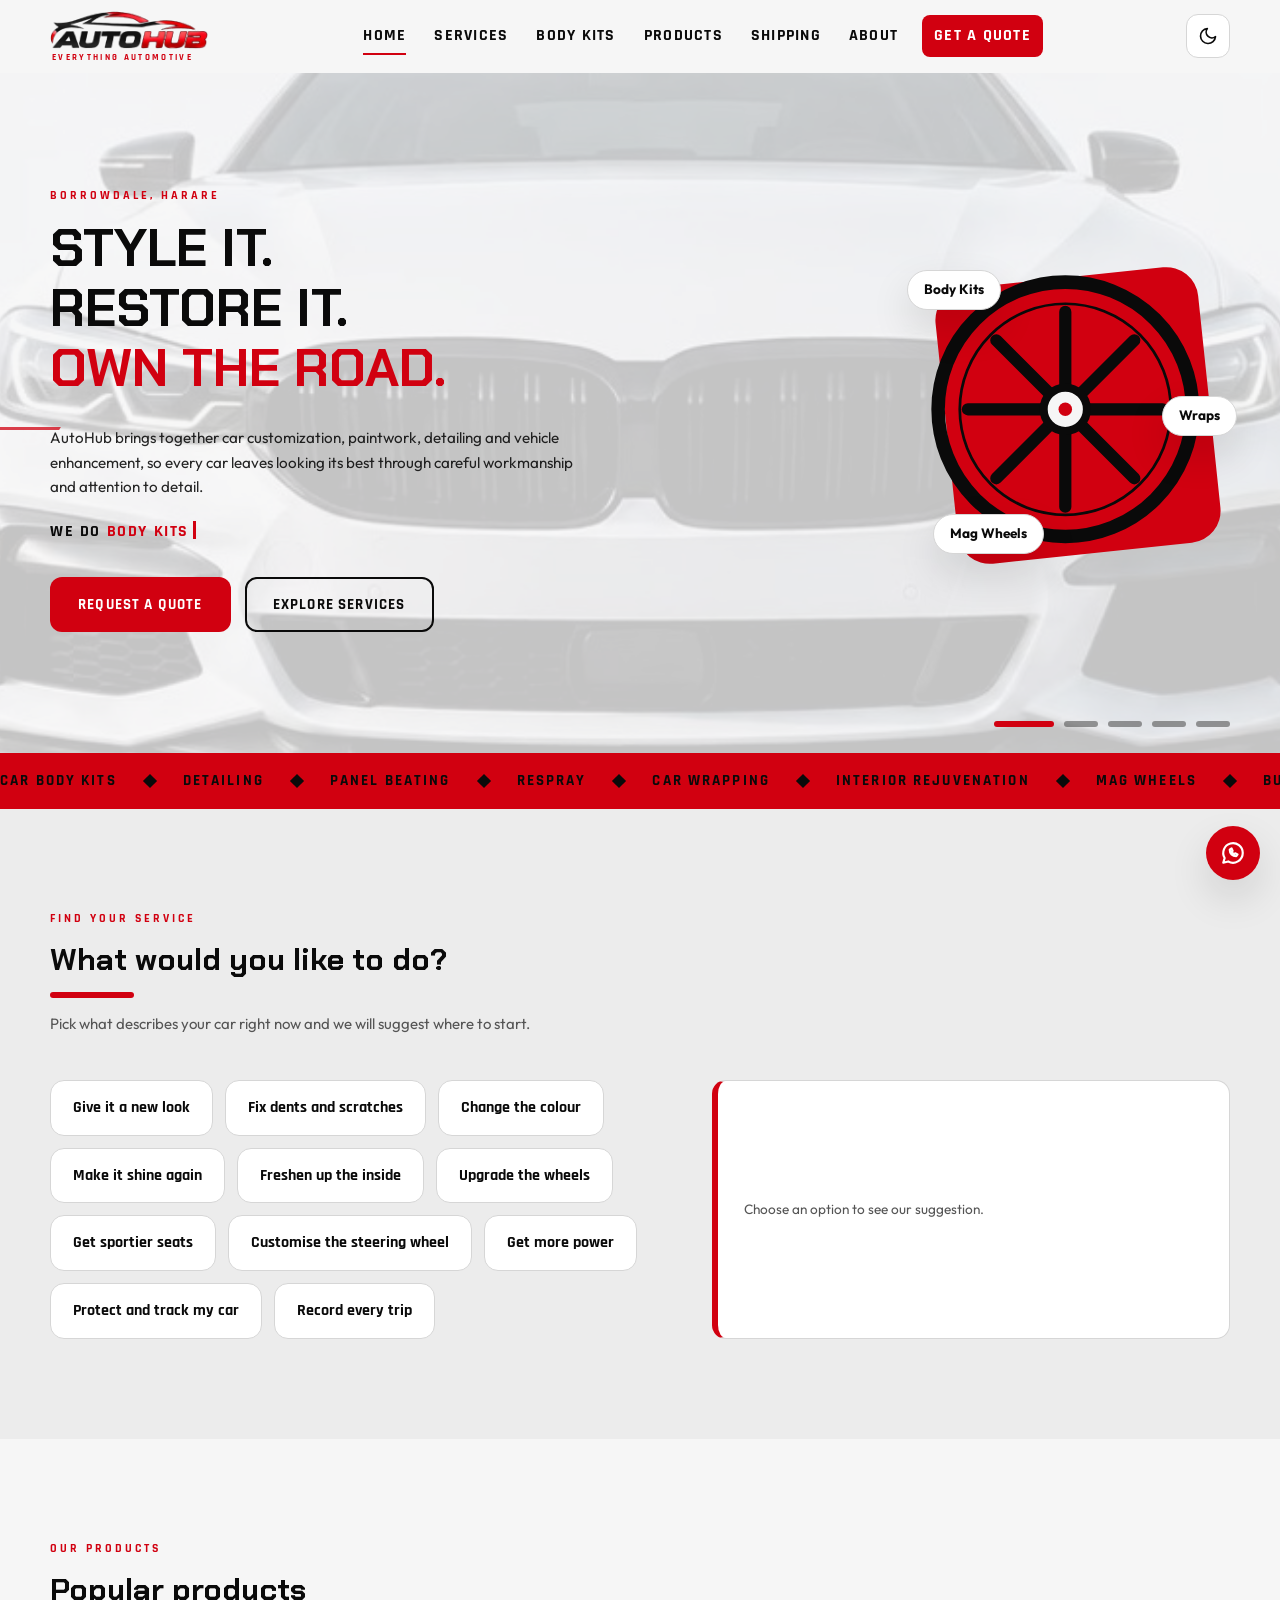
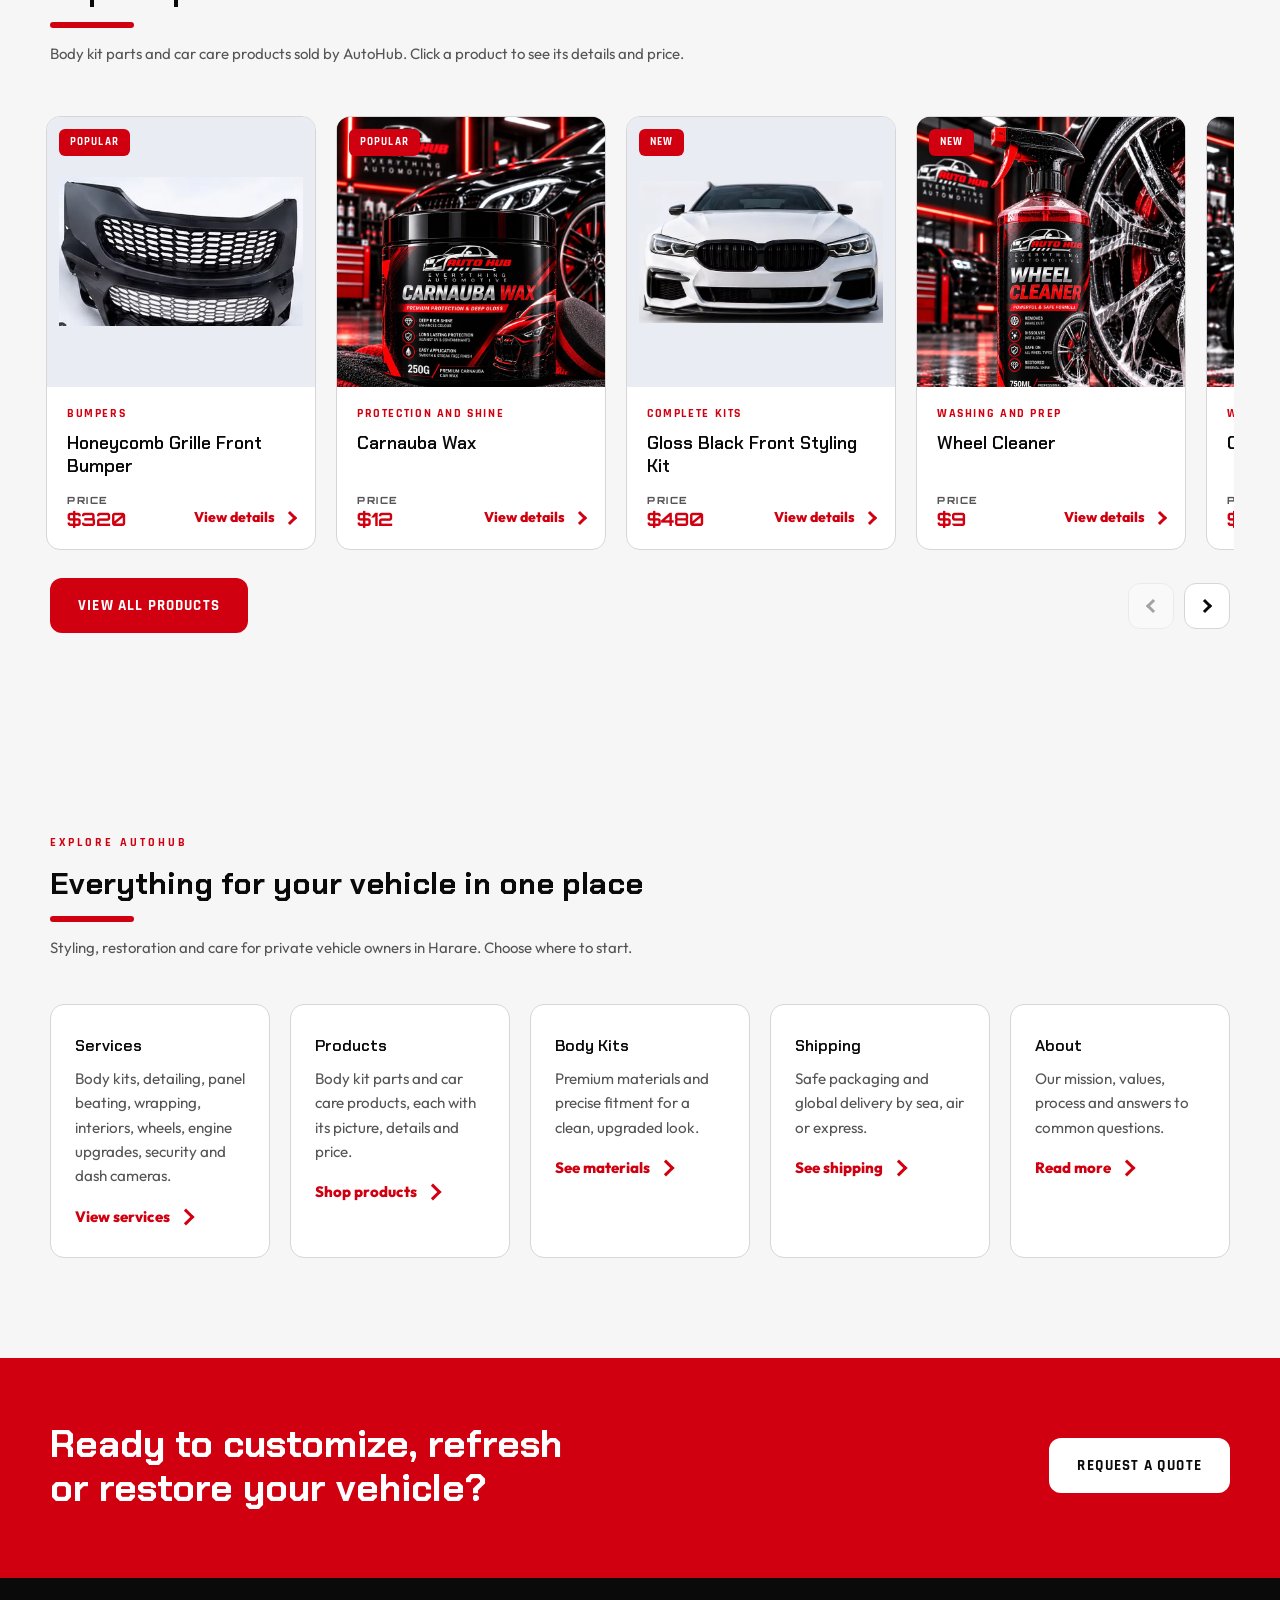
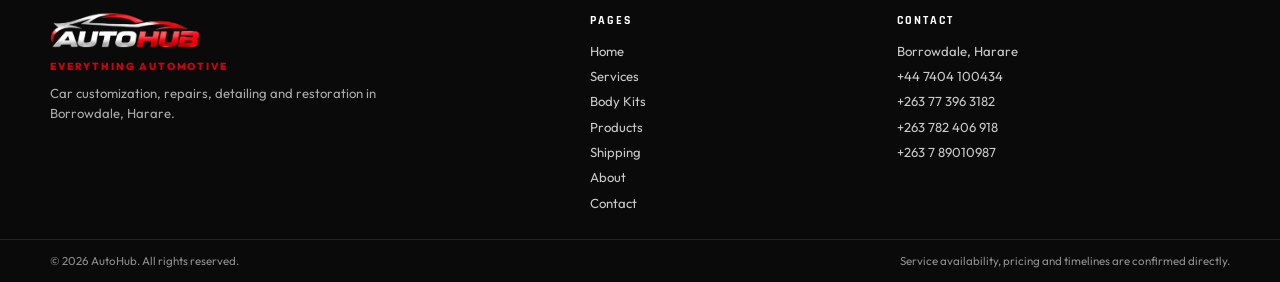
<file: index.html>
<!DOCTYPE html>
<html lang="en" data-theme="dark">
<head>
  <meta charset="UTF-8">
  <meta name="viewport" content="width=device-width, initial-scale=1">
  <title>AutoHub | Everything Automotive, Borrowdale, Harare</title>
  <meta name="description" content="AutoHub in Borrowdale, Harare: car customization, body kits, detailing, panel beating, respray, wrapping, interiors, mag wheels, bucket seats, engine enhancement, car security and dash cameras.">
  <meta name="theme-color" content="#0a0a0a">
  <link rel="icon" href="images/logo.png">
  <link rel="stylesheet" href="styles.css">
  <script>
    /* Set theme before paint to avoid a flash */
    (function () {
      try {
        var saved = localStorage.getItem("autohubTheme");
        var prefersLight = window.matchMedia("(prefers-color-scheme: light)").matches;
        document.documentElement.setAttribute("data-theme", saved || (prefersLight ? "light" : "dark"));
      } catch (e) {}
    })();
  </script>
</head>
<body>
  <div class="wipe" id="wipe" aria-hidden="true"><span class="wipemark"><b>A</b><img class="wipelogo" src="images/logo.png" alt="" onload="this.parentNode.classList.add('hasimg')" onerror="this.remove()"></span></div>
<a class="skip" href="#main">Skip to content</a>
  <div class="progress" id="progress" aria-hidden="true"></div>

  <header class="header" id="header">
    <div class="wrap headerrow">
      <a class="brand" href="index.html" aria-label="AutoHub home">
        <span class="brandmark" aria-hidden="true"><b>A</b><img class="brandlogo logod" src="images/logo.png" alt="" width="168" height="40" onload="this.parentNode.classList.add('hasimg')" onerror="this.remove()"><img class="brandlogo logol" src="images/logo-light.png" alt="" width="168" height="40" onload="this.parentNode.classList.add('hasimg')" onerror="this.remove()"></span>
        <span class="brandtext"><strong>AUTOHUB</strong><small>Everything Automotive</small></span>
      </a>

      <nav class="nav" id="nav" aria-label="Main navigation">
        <a href="index.html" class="navlink">Home</a>
        <a href="services.html" class="navlink">Services</a>
        <a href="bodykits.html" class="navlink">Body Kits</a>
        <a href="products.html" class="navlink">Products</a>
        <a href="shipping.html" class="navlink">Shipping</a>
        <a href="about.html" class="navlink">About</a>
        <a href="contact.html" class="navlink navcta">Get a Quote</a>
      </nav>

      <div class="headeractions">
        <button class="iconbtn" id="themeToggle" type="button" aria-label="Switch to light mode" aria-pressed="false">
          <svg class="iconsun" viewBox="0 0 24 24" width="20" height="20" fill="none" stroke="currentColor" stroke-width="2" stroke-linecap="round" aria-hidden="true"><circle cx="12" cy="12" r="4"/><path d="M12 2v2M12 20v2M4.9 4.9l1.4 1.4M17.7 17.7l1.4 1.4M2 12h2M20 12h2M4.9 19.1l1.4-1.4M17.7 6.3l1.4-1.4"/></svg>
          <svg class="iconmoon" viewBox="0 0 24 24" width="20" height="20" fill="none" stroke="currentColor" stroke-width="2" stroke-linecap="round" stroke-linejoin="round" aria-hidden="true"><path d="M21 12.8A9 9 0 1 1 11.2 3a7 7 0 0 0 9.8 9.8z"/></svg>
        </button>
        <button class="iconbtn burger" id="burger" type="button" aria-label="Open menu" aria-expanded="false" aria-controls="nav">
          <span></span><span></span><span></span>
        </button>
      </div>
    </div>
  </header>

  <main id="main">
    <section class="hero" id="top">
      <div class="herobg" aria-hidden="true">
        <i class="slide on" style="--img:url(images/hero-car.jpg)"><img src="images/hero-car.jpg" alt=""></i>
        <!-- <i class="slide" style="--img:url(images/hero-kit.jpg)"><img src="images/hero-kit.jpg" alt=""></i>
        <i class="slide" style="--img:url(images/dash-cam.jpeg)"><img src="images/dash-cam.jpeg" alt=""></i> -->
        <i class="slide" style="--img:url(images/engine.jpeg)"><img src="images/engine.jpeg" alt=""></i>
        <!-- <i class="slide" style="--img:url(images/security.jpeg)"><img src="images/security.jpeg" alt=""></i> -->
        <i class="slide" style="--img:url(images/steering.jpeg)"><img src="images/steering.jpeg" alt=""></i>
        <!-- <i class="slide" style="--img:url(images/hero-ship.jpg)"><img src="images/hero-ship.jpg" alt=""></i> -->
        <i class="slide" style="--img:url(images/hero-paint.jpg)"><img src="images/hero-paint.jpg" alt=""></i>
        <i class="slide" style="--img:url(images/hero-wheels.jpg)"><img src="images/hero-wheels.jpg" alt=""></i>
      </div>
      <span class="streak s1" aria-hidden="true"></span>
      <span class="streak s2" aria-hidden="true"></span>
      <span class="streak s3" aria-hidden="true"></span>
      <span class="streak s4" aria-hidden="true"></span>
      <!-- <span class="streak s5" aria-hidden="true"></span>
      <span class="streak s6" aria-hidden="true"></span>
      <span class="streak s7" aria-hidden="true"></span> -->
      <div class="herodots" role="group" aria-label="Choose hero picture">
        <button type="button" class="hdot on" aria-label="Show picture 1"></button>
        <button type="button" class="hdot" aria-label="Show picture 2"></button>
        <button type="button" class="hdot" aria-label="Show picture 3"></button>
        <button type="button" class="hdot" aria-label="Show picture 4"></button>
        <button type="button" class="hdot" aria-label="Show picture 5"></button>
        <!-- <button type="button" class="hdot" aria-label="Show picture 6"></button> -->
        <!-- <button type="button" class="hdot" aria-label="Show picture 7"></button>
        <button type="button" class="hdot" aria-label="Show picture 8"></button> -->
      </div>
      <div class="wrap herogrid">
        <div class="herocopy">
          <p class="eyebrow reveal">Borrowdale, Harare</p>
          <h1 class="reveal">
            <span class="line"><span>Style it.</span></span>
            <span class="line"><span>Restore it.</span></span>
            <span class="line"><span class="red">Own the road.</span></span>
          </h1>
          <p class="lead reveal">AutoHub brings together car customization, paintwork, detailing and vehicle enhancement, so every car leaves looking its best through careful workmanship and attention to detail.</p>
          <p class="typedline reveal"><span class="sr">We do body kits, detailing, respray, wraps, interiors, mag wheels, engine upgrades, car security and dash cameras.</span><span aria-hidden="true">We do <b id="typed"></b><i class="caret"></i></span></p>
          <div class="btnrow reveal">
            <a class="btn btnred" href="contact.html">Request a Quote</a>
            <a class="btn btnghost" href="services.html">Explore Services</a>
          </div>
        </div>

        <div class="herovisual reveal" aria-hidden="true">
          <div class="redblock"></div>
          <svg class="wheel" viewBox="0 0 200 200" fill="none" stroke="currentColor">
            <circle cx="100" cy="100" r="94" stroke-width="10"/>
            <circle cx="100" cy="100" r="78" stroke-width="2"/>
            <g stroke-width="9" stroke-linecap="round">
              <path d="M100 100 L100 28"/><path d="M100 100 L151 49"/>
              <path d="M100 100 L172 100"/><path d="M100 100 L151 151"/>
              <path d="M100 100 L100 172"/><path d="M100 100 L49 151"/>
              <path d="M100 100 L28 100"/><path d="M100 100 L49 49"/>
            </g>
            <circle cx="100" cy="100" r="16" stroke-width="6" class="hub"/>
            <circle cx="100" cy="100" r="5" class="hubdot" stroke-width="0"/>
          </svg>
          <span class="tag tag1">Body Kits</span>
          <span class="tag tag2">Wraps</span>
          <span class="tag tag3">Mag Wheels</span>
        </div>
      </div>

    </section>

    <div class="marquee" aria-hidden="true">
        <div class="track">
          <span>Car Body Kits</span><i></i><span>Detailing</span><i></i><span>Panel Beating</span><i></i><span>Respray</span><i></i><span>Car Wrapping</span><i></i><span>Interior Rejuvenation</span><i></i><span>Mag Wheels</span><i></i><span>Bucket Seats</span><i></i><span>Steering Wheels</span><i></i><span>Engine Enhancement</span><i></i><span>Car Security</span><i></i><span>Dash Cameras</span><i></i>
          <span>Car Body Kits</span><i></i><span>Detailing</span><i></i><span>Panel Beating</span><i></i><span>Respray</span><i></i><span>Car Wrapping</span><i></i><span>Interior Rejuvenation</span><i></i><span>Mag Wheels</span><i></i><span>Bucket Seats</span><i></i><span>Steering Wheels</span><i></i><span>Engine Enhancement</span><i></i><span>Car Security</span><i></i><span>Dash Cameras</span><i></i>
        </div>
      </div>

    <section class="section alt" id="finder">
      <div class="wrap">
        <header class="sechead reveal">
          <p class="eyebrow">Find your service</p>
          <h2>What would you like to do?</h2>
          <p>Pick what describes your car right now and we will suggest where to start.</p>
        </header>
        <div class="finder reveal">
          <div class="finderopts" role="group" aria-label="What would you like to do">
            <button type="button" class="opt" data-svc="Car Body Kits and Pimping" data-why="Exterior styling and personalization to give vehicles a distinctive, upgraded look.">Give it a new look</button>
            <button type="button" class="opt" data-svc="Panel Beating and Respray" data-why="Bodywork repair and repainting services to help restore vehicle panels and improve the overall finish.">Fix dents and scratches</button>
            <button type="button" class="opt" data-svc="Car Wrapping" data-why="Vehicle wrap options for customers looking to change or personalize their car's appearance.">Change the colour</button>
            <button type="button" class="opt" data-svc="Detailing" data-why="Vehicle cleaning and finish focused care to refresh the appearance of exterior and interior surfaces.">Make it shine again</button>
            <button type="button" class="opt" data-svc="Interior Rejuvenation" data-why="Interior refresh services focused on improving the look and feel of cabin surfaces and trim.">Freshen up the inside</button>
            <button type="button" class="opt" data-svc="Mag Wheels" data-why="Alloy wheel styling options to complement a vehicle's overall appearance and stance, with supply and fitment available.">Upgrade the wheels</button>
            <button type="button" class="opt" data-svc="Bucket Seats" data-why="Sporty bucket seats in eight colour combinations, with supply and fitment available.">Get sportier seats</button>
            <button type="button" class="opt" data-svc="Steering Wheels" data-why="Custom steering wheels in Alcantara, leather and carbon fibre for a sportier interior.">Customise the steering wheel</button>
            <button type="button" class="opt" data-svc="Engine Enhancement" data-why="More power, better efficiency and a smoother drive through tuning, ECU remapping and engine upgrades.">Get more power</button>
            <button type="button" class="opt" data-svc="Car Security Systems" data-why="Alarms, GPS trackers, immobilisers, cameras and sensors to protect your vehicle around the clock.">Protect and track my car</button>
            <button type="button" class="opt" data-svc="Dash Cameras and Fleet Tracking" data-why="4G dash cameras with live remote viewing from your phone or PC, ideal for taxis, vans and buses.">Record every trip</button>
          </div>
          <div class="result" id="finderResult" aria-live="polite">
            <p class="small">Choose an option to see our suggestion.</p>
          </div>
        </div>
      </div>
    </section>

    <section class="section" id="featured">
      <div class="wrap">
        <header class="sechead reveal">
          <p class="eyebrow">Our products</p>
          <h2>Popular products</h2>
          <p>Body kit parts and car care products sold by AutoHub. Click a product to see its details and price.</p>
        </header>
        <div class="prail" id="featuredGrid" aria-label="Popular products"></div>
        <div class="btnrow railbar reveal">
          <a class="btn btnred" href="products.html">View all products</a>
          <div class="railbtns">
            <button class="railbtn" type="button" data-dir="-1" aria-label="Previous products"></button>
            <button class="railbtn" type="button" data-dir="1" aria-label="Next products"></button>
          </div>
        </div>
      </div>
    </section>

    <section class="section" id="explore">
      <div class="wrap">
        <header class="sechead reveal">
          <p class="eyebrow">Explore AutoHub</p>
          <h2>Everything for your vehicle in one place</h2>
          <p>Styling, restoration and care for private vehicle owners in Harare. Choose where to start.</p>
        </header>
        <div class="packgrid auto">
          <a class="pack linkcard reveal" href="services.html"><h3>Services</h3><p>Body kits, detailing, panel beating, wrapping, interiors, wheels, engine upgrades, security and dash cameras.</p><span class="more">View services</span></a>
          <a class="pack linkcard reveal" href="products.html"><h3>Products</h3><p>Body kit parts and car care products, each with its picture, details and price.</p><span class="more">Shop products</span></a>
          <a class="pack linkcard reveal" href="bodykits.html"><h3>Body Kits</h3><p>Premium materials and precise fitment for a clean, upgraded look.</p><span class="more">See materials</span></a>
          <a class="pack linkcard reveal" href="shipping.html"><h3>Shipping</h3><p>Safe packaging and global delivery by sea, air or express.</p><span class="more">See shipping</span></a>
          <a class="pack linkcard reveal" href="about.html"><h3>About</h3><p>Our mission, values, process and answers to common questions.</p><span class="more">Read more</span></a>
        </div>
      </div>
    </section>

    <section class="cta">
      <div class="wrap ctarow">
        <h2 class="reveal">Ready to customize, refresh or restore your vehicle?</h2>
        <a class="btn btnlight reveal" href="contact.html">Request a Quote</a>
      </div>
    </section>
  </main>

  <footer class="footer">
    <div class="wrap footgrid">
      <div class="footbrand">
        <a class="footlogo" href="index.html" aria-label="AutoHub home"><span class="footmark"><b>A</b><img src="images/logo.png" alt="" width="142" height="34" onload="this.parentNode.classList.add('hasimg')" onerror="this.remove()"></span><strong>AUTOHUB</strong></a>
        <p class="footmotto">Everything Automotive</p>
        <p>Car customization, repairs, detailing and restoration in Borrowdale, Harare.</p>
      </div>
      <nav class="footcol" aria-label="Footer navigation">
        <h4>Pages</h4>
        <a href="index.html">Home</a>
        <a href="services.html">Services</a>
        <a href="bodykits.html">Body Kits</a>
        <a href="products.html">Products</a>
        <a href="shipping.html">Shipping</a>
        <a href="about.html">About</a>
        <a href="contact.html">Contact</a>
      </nav>
      <div class="footcol">
        <h4>Contact</h4>
        <span>Borrowdale, Harare</span>
        <a href="tel:+447404100434">+44 7404 100434</a>
        <a href="tel:+263773963182">+263 77 396 3182</a>
        <a href="tel:+263782406918">+263 782 406 918</a>
        <a href="tel:+263789010987">+263 7 89010987</a>
      </div>
    </div>
    <div class="footbar">
      <div class="wrap footbarrow">
        <p>&copy; <span id="year"></span> AutoHub. All rights reserved.</p>
        <p>Service availability, pricing and timelines are confirmed directly.</p>
      </div>
    </div>
  </footer>

  <a class="whatsapp" href="https://wa.me/263773963182" target="_blank" rel="noopener" aria-label="Chat with AutoHub on WhatsApp">
    <svg viewBox="0 0 24 24" width="26" height="26" fill="none" stroke="currentColor" stroke-width="2" stroke-linecap="round" stroke-linejoin="round" aria-hidden="true"><path d="M21 12a9 9 0 0 1-13.400 7.800L3 21l1.300-4.400A9 9 0 1 1 21 12z"/><path d="M9 9c0 3.500 2.500 6 6 6l1.200-1.700-2.200-1-.9.800c-1-.4-1.800-1.200-2.200-2.200l.8-.9-1-2.200z"/></svg>
  </a>
  <button class="totop" id="toTop" type="button" aria-label="Back to top">
    <svg viewBox="0 0 24 24" width="22" height="22" fill="none" stroke="currentColor" stroke-width="2.500" stroke-linecap="round" stroke-linejoin="round" aria-hidden="true"><path d="M12 19V5M5 12l7-7 7 7"/></svg>
  </button>

  <div class="cursor" id="cursor" aria-hidden="true"></div>
  <div class="toast" id="toast" role="status" aria-live="polite"></div>
  <script src="script.js"></script>
  <script src="products.js"></script>
</body>
</html>
</file>
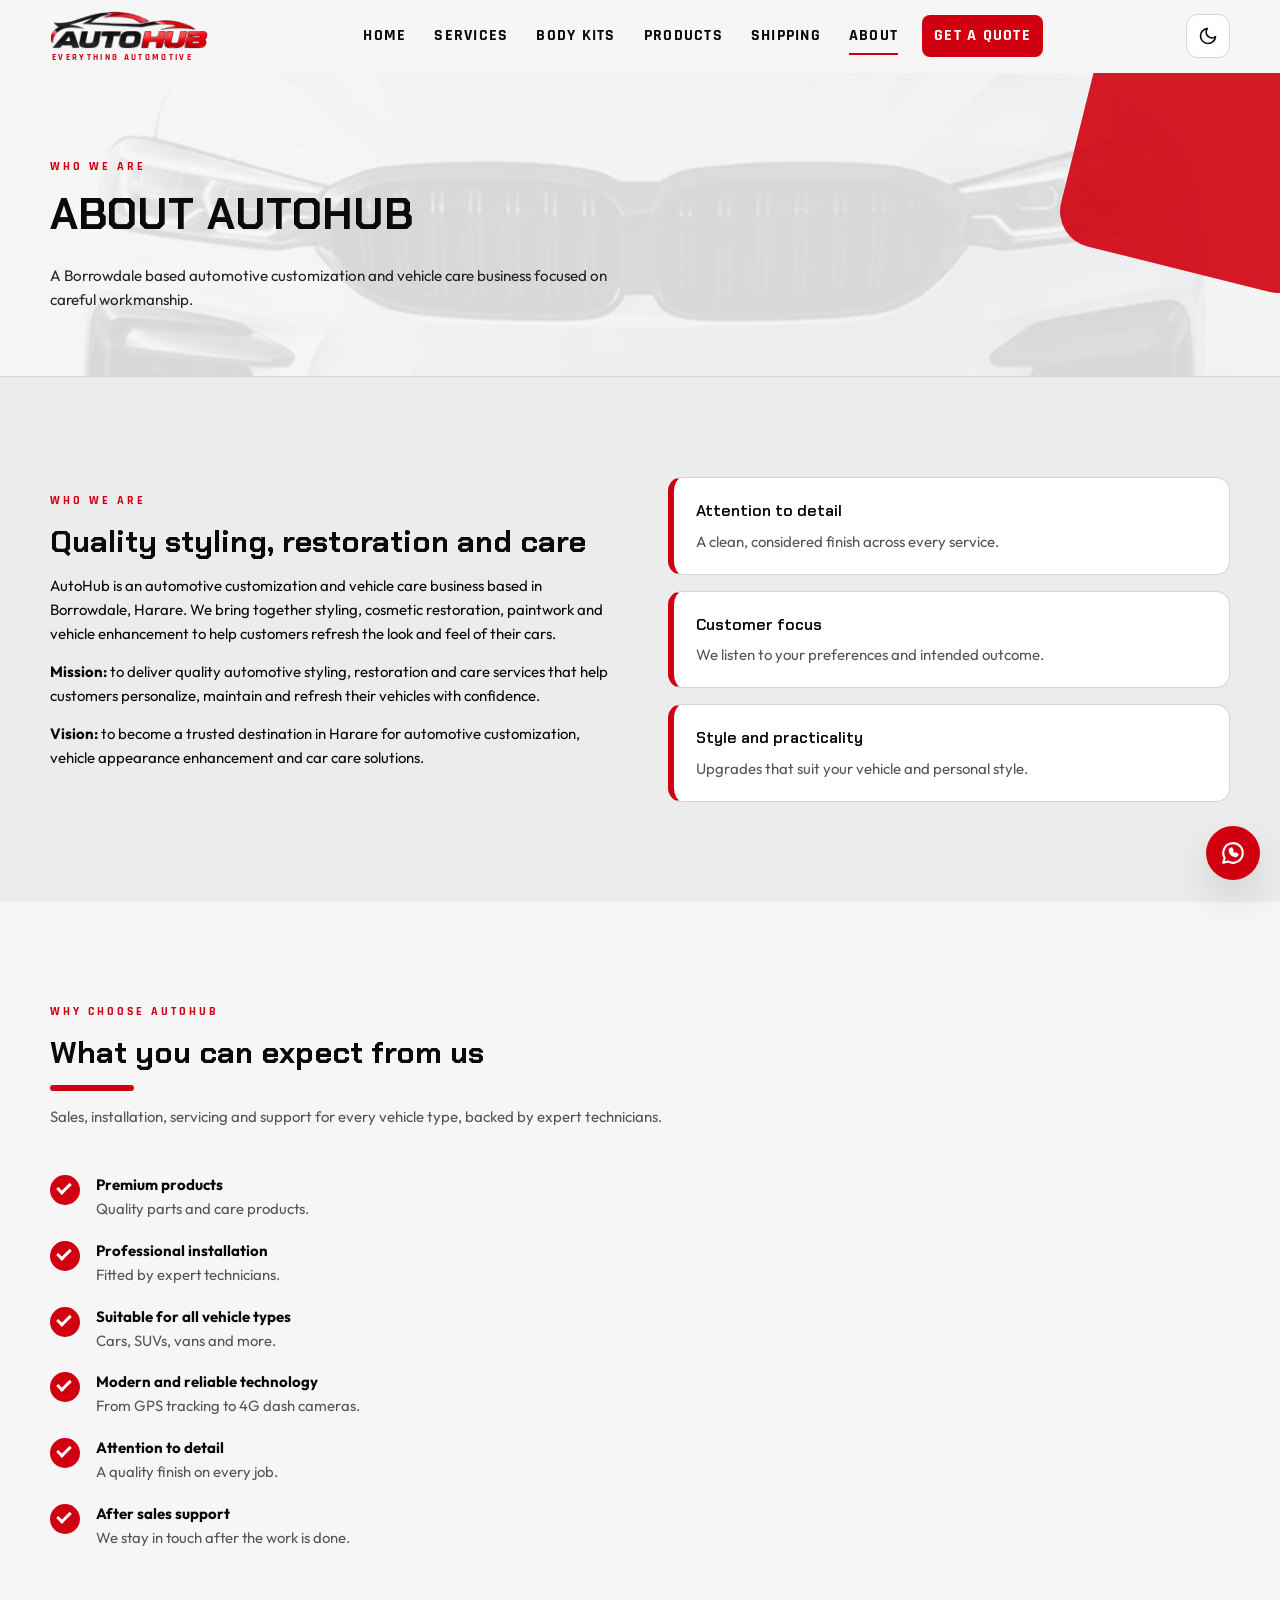
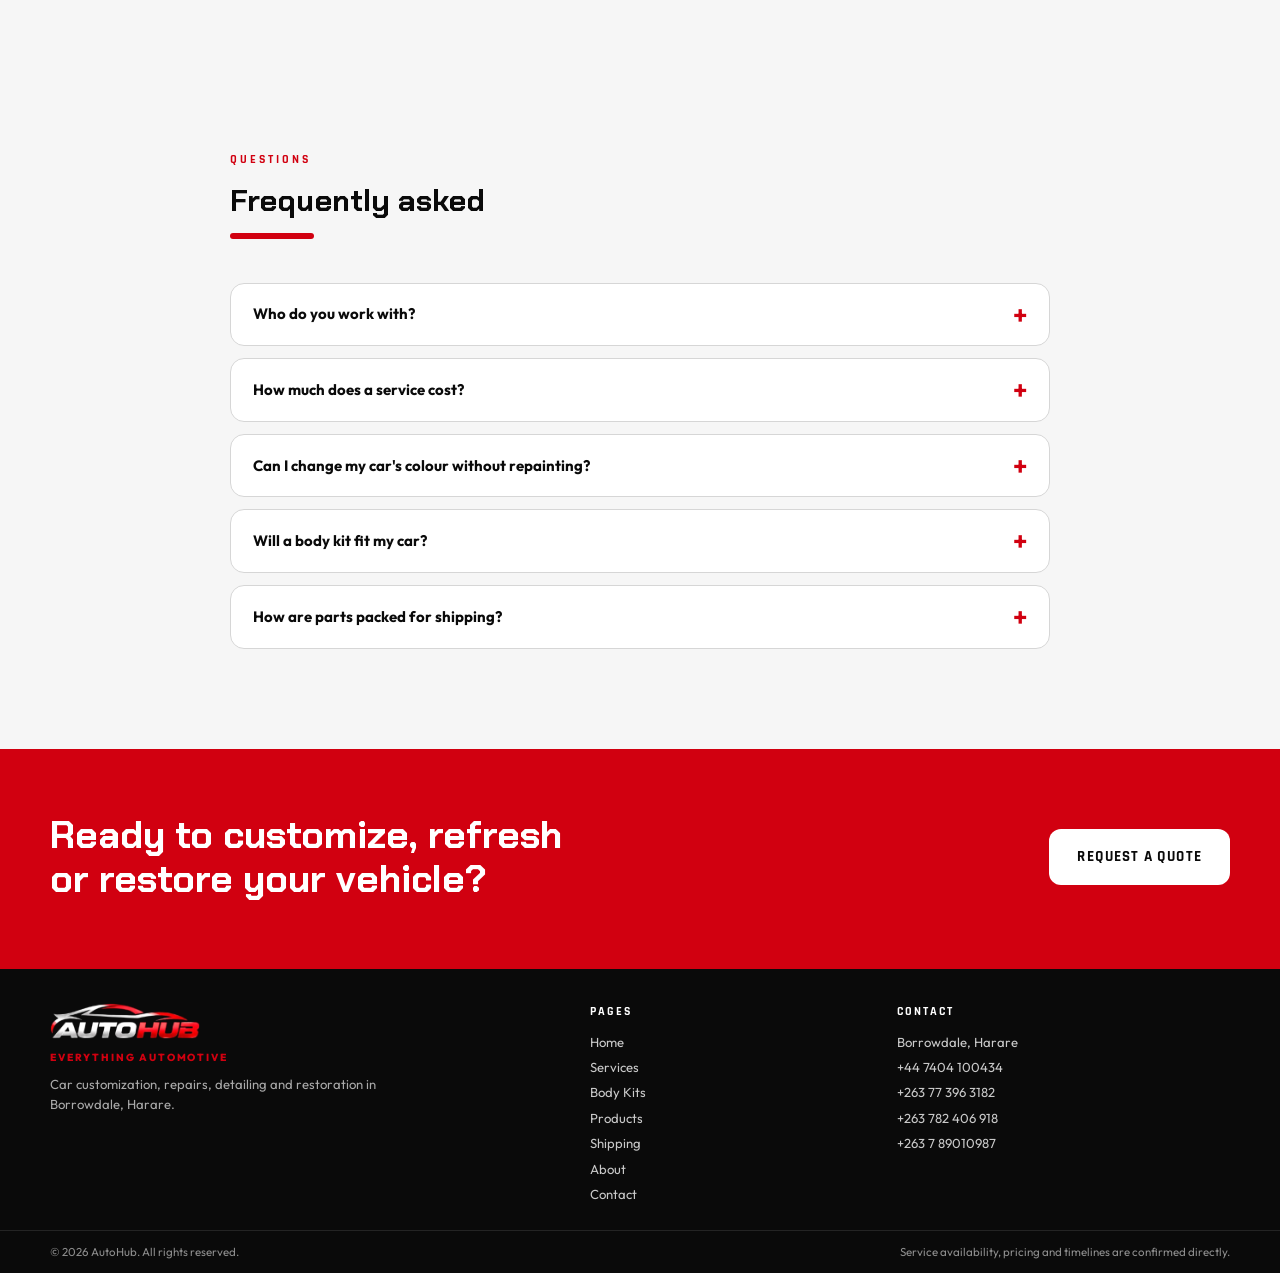
<file: about.html>
<!DOCTYPE html>
<html lang="en" data-theme="dark">
<head>
  <meta charset="UTF-8">
  <meta name="viewport" content="width=device-width, initial-scale=1">
  <title>About | AutoHub Harare</title>
  <meta name="description" content="About AutoHub: our mission, vision, values, process and frequently asked questions.">
  <meta name="theme-color" content="#0a0a0a">
  <link rel="icon" href="images/logo.png">
  <link rel="stylesheet" href="styles.css">
  <script>
    /* Set theme before paint to avoid a flash */
    (function () {
      try {
        var saved = localStorage.getItem("autohubTheme");
        var prefersLight = window.matchMedia("(prefers-color-scheme: light)").matches;
        document.documentElement.setAttribute("data-theme", saved || (prefersLight ? "light" : "dark"));
      } catch (e) {}
    })();
  </script>
</head>
<body>
  <div class="wipe" id="wipe" aria-hidden="true"><span class="wipemark"><b>A</b><img class="wipelogo" src="images/logo.png" alt="" onload="this.parentNode.classList.add('hasimg')" onerror="this.remove()"></span></div>
<a class="skip" href="#main">Skip to content</a>
  <div class="progress" id="progress" aria-hidden="true"></div>

  <header class="header" id="header">
    <div class="wrap headerrow">
      <a class="brand" href="index.html" aria-label="AutoHub home">
        <span class="brandmark" aria-hidden="true"><b>A</b><img class="brandlogo logod" src="images/logo.png" alt="" width="168" height="40" onload="this.parentNode.classList.add('hasimg')" onerror="this.remove()"><img class="brandlogo logol" src="images/logo-light.png" alt="" width="168" height="40" onload="this.parentNode.classList.add('hasimg')" onerror="this.remove()"></span>
        <span class="brandtext"><strong>AUTOHUB</strong><small>Everything Automotive</small></span>
      </a>

      <nav class="nav" id="nav" aria-label="Main navigation">
        <a href="index.html" class="navlink">Home</a>
        <a href="services.html" class="navlink">Services</a>
        <a href="bodykits.html" class="navlink">Body Kits</a>
        <a href="products.html" class="navlink">Products</a>
        <a href="shipping.html" class="navlink">Shipping</a>
        <a href="about.html" class="navlink">About</a>
        <a href="contact.html" class="navlink navcta">Get a Quote</a>
      </nav>

      <div class="headeractions">
        <button class="iconbtn" id="themeToggle" type="button" aria-label="Switch to light mode" aria-pressed="false">
          <svg class="iconsun" viewBox="0 0 24 24" width="20" height="20" fill="none" stroke="currentColor" stroke-width="2" stroke-linecap="round" aria-hidden="true"><circle cx="12" cy="12" r="4"/><path d="M12 2v2M12 20v2M4.9 4.9l1.4 1.4M17.7 17.7l1.4 1.4M2 12h2M20 12h2M4.9 19.1l1.4-1.4M17.7 6.3l1.4-1.4"/></svg>
          <svg class="iconmoon" viewBox="0 0 24 24" width="20" height="20" fill="none" stroke="currentColor" stroke-width="2" stroke-linecap="round" stroke-linejoin="round" aria-hidden="true"><path d="M21 12.8A9 9 0 1 1 11.2 3a7 7 0 0 0 9.8 9.8z"/></svg>
        </button>
        <button class="iconbtn burger" id="burger" type="button" aria-label="Open menu" aria-expanded="false" aria-controls="nav">
          <span></span><span></span><span></span>
        </button>
      </div>
    </div>
  </header>

  <main id="main">
    <section class="pagehero ph-car">
      <div class="wrap">
        <p class="eyebrow reveal">Who we are</p>
        <h1 class="reveal">About AutoHub</h1>
        <p class="lead reveal">A Borrowdale based automotive customization and vehicle care business focused on careful workmanship.</p>
      </div>
    </section>

    <section class="section alt" id="about">
      <div class="wrap split">
        <div class="reveal">
          <p class="eyebrow">Who we are</p>
          <h2>Quality styling, restoration and care</h2>
          <p>AutoHub is an automotive customization and vehicle care business based in Borrowdale, Harare. We bring together styling, cosmetic restoration, paintwork and vehicle enhancement to help customers refresh the look and feel of their cars.</p>
          <p><b>Mission:</b> to deliver quality automotive styling, restoration and care services that help customers personalize, maintain and refresh their vehicles with confidence.</p>
          <p><b>Vision:</b> to become a trusted destination in Harare for automotive customization, vehicle appearance enhancement and car care solutions.</p>
        </div>
        <div class="values reveal">
          <div><h3>Attention to detail</h3><p>A clean, considered finish across every service.</p></div>
          <div><h3>Customer focus</h3><p>We listen to your preferences and intended outcome.</p></div>
          <div><h3>Style and practicality</h3><p>Upgrades that suit your vehicle and personal style.</p></div>
        </div>
      </div>
    </section>

    <section class="section" id="why">
      <div class="wrap">
        <header class="sechead reveal">
          <p class="eyebrow">Why choose AutoHub</p>
          <h2>What you can expect from us</h2>
          <p>Sales, installation, servicing and support for every vehicle type, backed by expert technicians.</p>
        </header>
        <ul class="checks whylist reveal">
          <li><span class="tick" aria-hidden="true"></span><div><b>Premium products</b><p>Quality parts and care products.</p></div></li>
          <li><span class="tick" aria-hidden="true"></span><div><b>Professional installation</b><p>Fitted by expert technicians.</p></div></li>
          <li><span class="tick" aria-hidden="true"></span><div><b>Suitable for all vehicle types</b><p>Cars, SUVs, vans and more.</p></div></li>
          <li><span class="tick" aria-hidden="true"></span><div><b>Modern and reliable technology</b><p>From GPS tracking to 4G dash cameras.</p></div></li>
          <li><span class="tick" aria-hidden="true"></span><div><b>Attention to detail</b><p>A quality finish on every job.</p></div></li>
          <li><span class="tick" aria-hidden="true"></span><div><b>After sales support</b><p>We stay in touch after the work is done.</p></div></li>
        </ul>
      </div>
    </section>

    <section class="section" id="faq">
      <div class="wrap narrow">
        <header class="sechead reveal">
          <p class="eyebrow">Questions</p>
          <h2>Frequently asked</h2>
        </header>
        <div class="faq reveal">
          <details><summary>Who do you work with?</summary><p>We welcome private vehicle owners and customers seeking appearance upgrades, cosmetic repairs, paintwork, interior refreshes and personalized styling.</p></details>
          <details><summary>How much does a service cost?</summary><p>Specific scope, materials, timelines and pricing are confirmed during consultation, so the work is matched to your vehicle and goals.</p></details>
          <details><summary>Can I change my car's colour without repainting?</summary><p>Car wrapping is available for customers who want to change or personalize their car's appearance. Ask us about the options.</p></details>
          <details><summary>Will a body kit fit my car?</summary><p>Kits are designed according to original vehicle data. Share your vehicle details and we will confirm the right option.</p></details>
          <details><summary>How are parts packed for shipping?</summary><p>Parts are protected with thickened cartons, pearl cotton and a shockproof design, and can ship by sea, air or express.</p></details>
        </div>
      </div>
    </section>

    <section class="cta">
      <div class="wrap ctarow">
        <h2 class="reveal">Ready to customize, refresh or restore your vehicle?</h2>
        <a class="btn btnlight reveal" href="contact.html">Request a Quote</a>
      </div>
    </section>
  </main>

  <footer class="footer">
    <div class="wrap footgrid">
      <div class="footbrand">
        <a class="footlogo" href="index.html" aria-label="AutoHub home"><span class="footmark"><b>A</b><img src="images/logo.png" alt="" width="142" height="34" onload="this.parentNode.classList.add('hasimg')" onerror="this.remove()"></span><strong>AUTOHUB</strong></a>
        <p class="footmotto">Everything Automotive</p>
        <p>Car customization, repairs, detailing and restoration in Borrowdale, Harare.</p>
      </div>
      <nav class="footcol" aria-label="Footer navigation">
        <h4>Pages</h4>
        <a href="index.html">Home</a>
        <a href="services.html">Services</a>
        <a href="bodykits.html">Body Kits</a>
        <a href="products.html">Products</a>
        <a href="shipping.html">Shipping</a>
        <a href="about.html">About</a>
        <a href="contact.html">Contact</a>
      </nav>
      <div class="footcol">
        <h4>Contact</h4>
        <span>Borrowdale, Harare</span>
        <a href="tel:+447404100434">+44 7404 100434</a>
        <a href="tel:+263773963182">+263 77 396 3182</a>
        <a href="tel:+263782406918">+263 782 406 918</a>
        <a href="tel:+263789010987">+263 7 89010987</a>
      </div>
    </div>
    <div class="footbar">
      <div class="wrap footbarrow">
        <p>&copy; <span id="year"></span> AutoHub. All rights reserved.</p>
        <p>Service availability, pricing and timelines are confirmed directly.</p>
      </div>
    </div>
  </footer>

  <a class="whatsapp" href="https://wa.me/263773963182" target="_blank" rel="noopener" aria-label="Chat with AutoHub on WhatsApp">
    <svg viewBox="0 0 24 24" width="26" height="26" fill="none" stroke="currentColor" stroke-width="2" stroke-linecap="round" stroke-linejoin="round" aria-hidden="true"><path d="M21 12a9 9 0 0 1-13.400 7.800L3 21l1.300-4.400A9 9 0 1 1 21 12z"/><path d="M9 9c0 3.500 2.500 6 6 6l1.200-1.700-2.200-1-.9.800c-1-.4-1.800-1.200-2.200-2.200l.8-.9-1-2.200z"/></svg>
  </a>
  <button class="totop" id="toTop" type="button" aria-label="Back to top">
    <svg viewBox="0 0 24 24" width="22" height="22" fill="none" stroke="currentColor" stroke-width="2.500" stroke-linecap="round" stroke-linejoin="round" aria-hidden="true"><path d="M12 19V5M5 12l7-7 7 7"/></svg>
  </button>

  <div class="cursor" id="cursor" aria-hidden="true"></div>
  <div class="toast" id="toast" role="status" aria-live="polite"></div>
  <script src="script.js"></script>
</body>
</html>
</file>
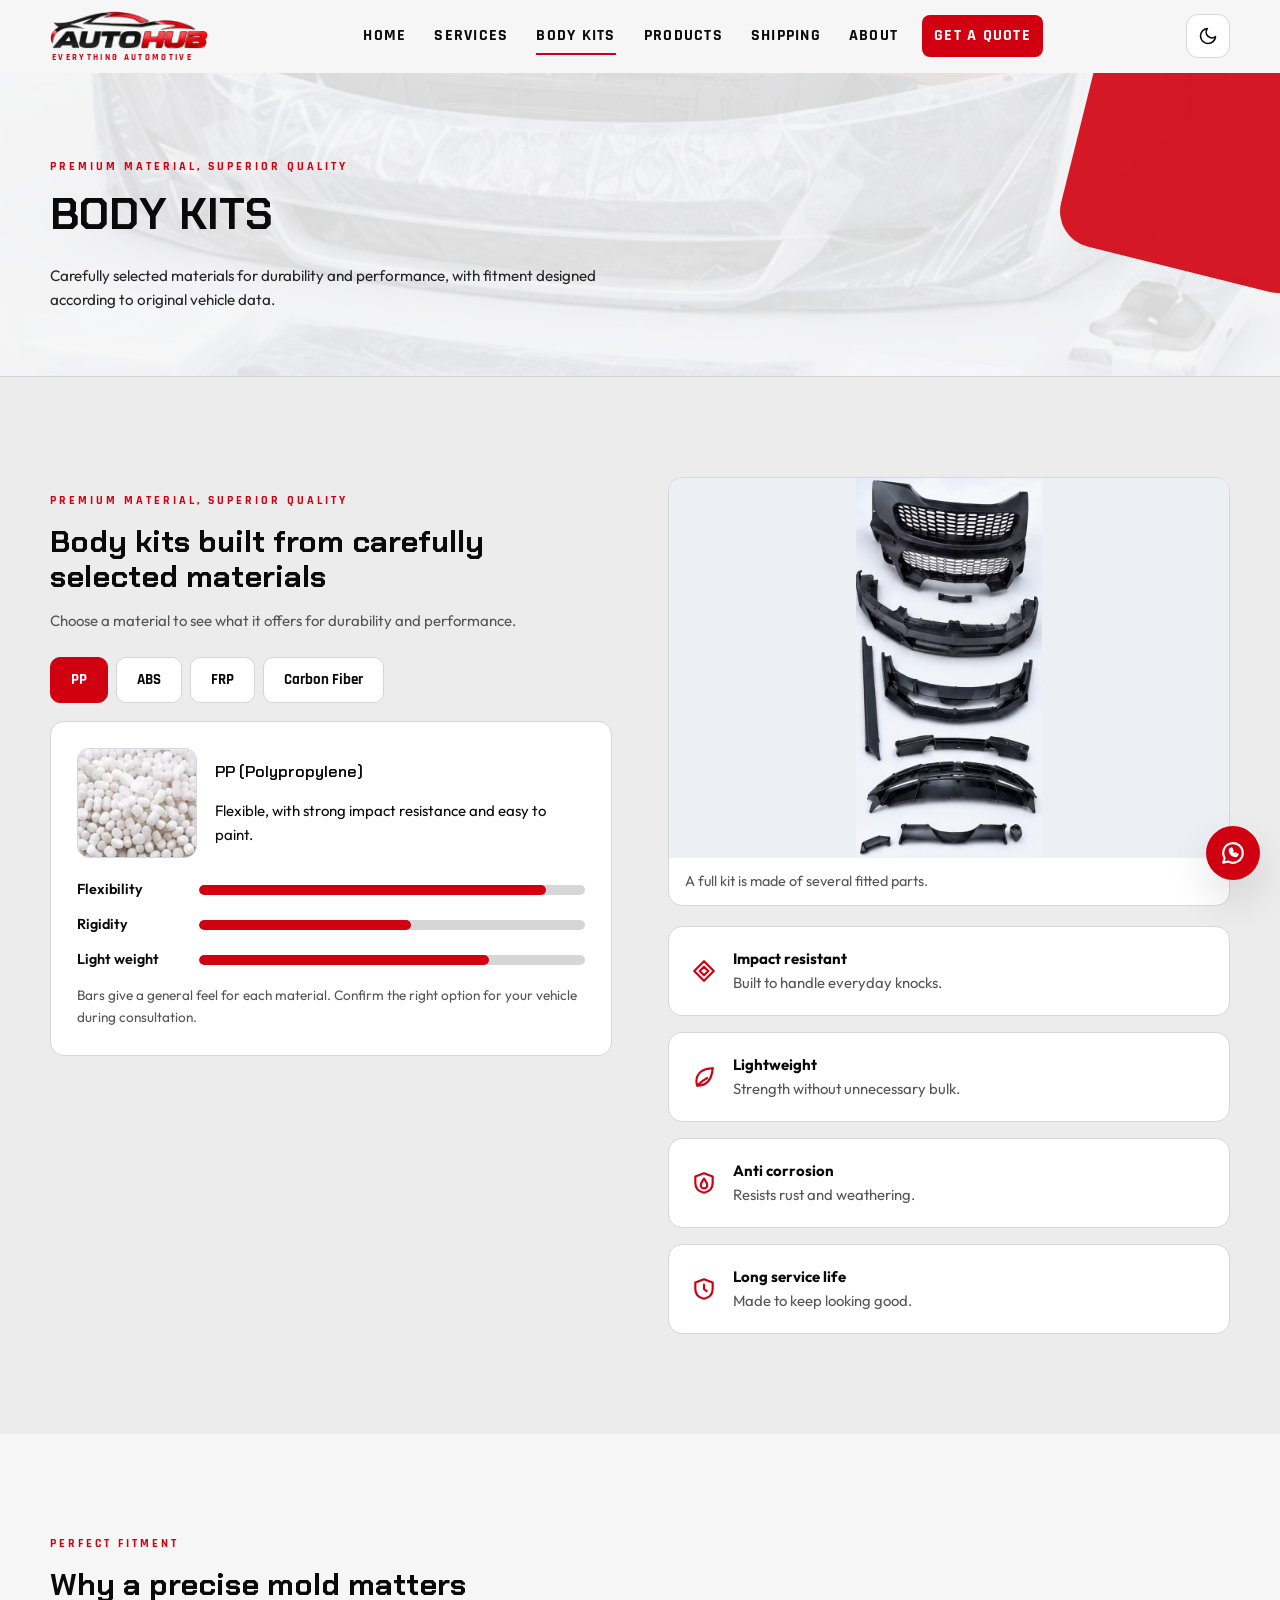
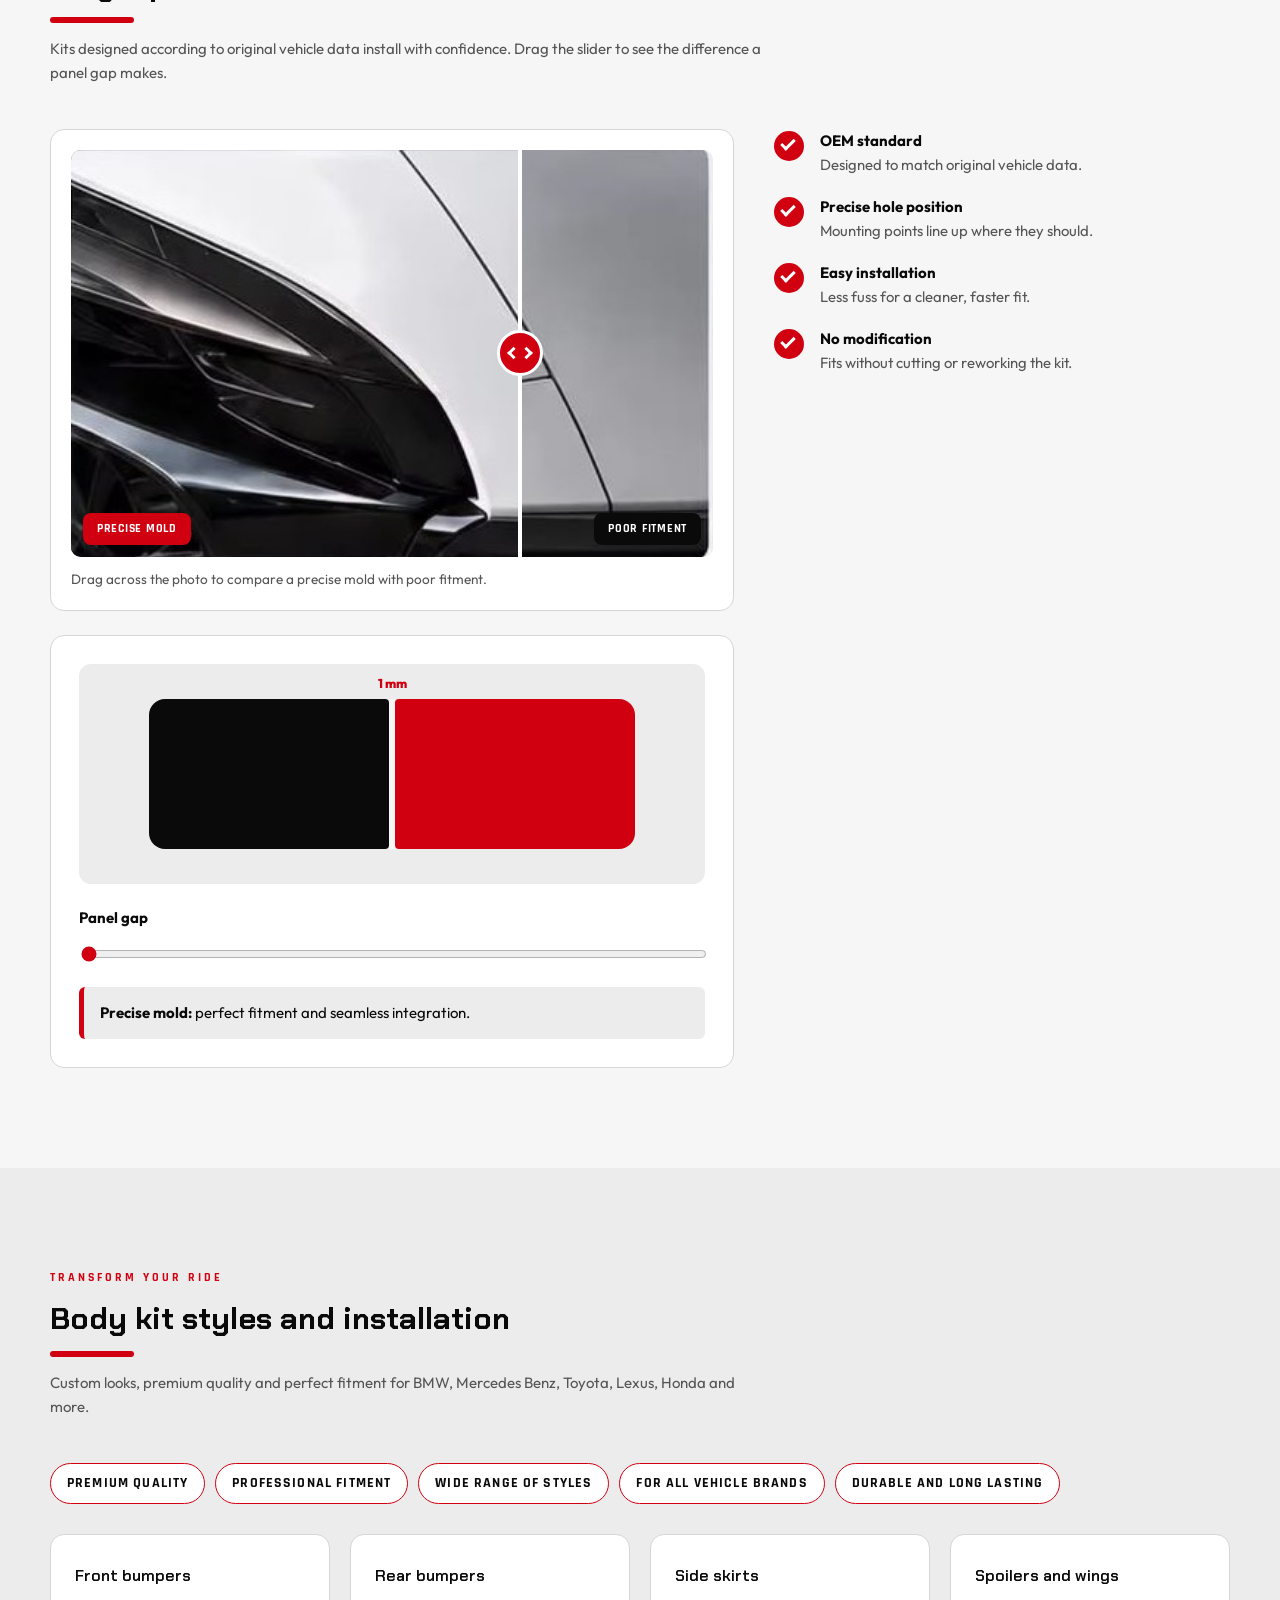
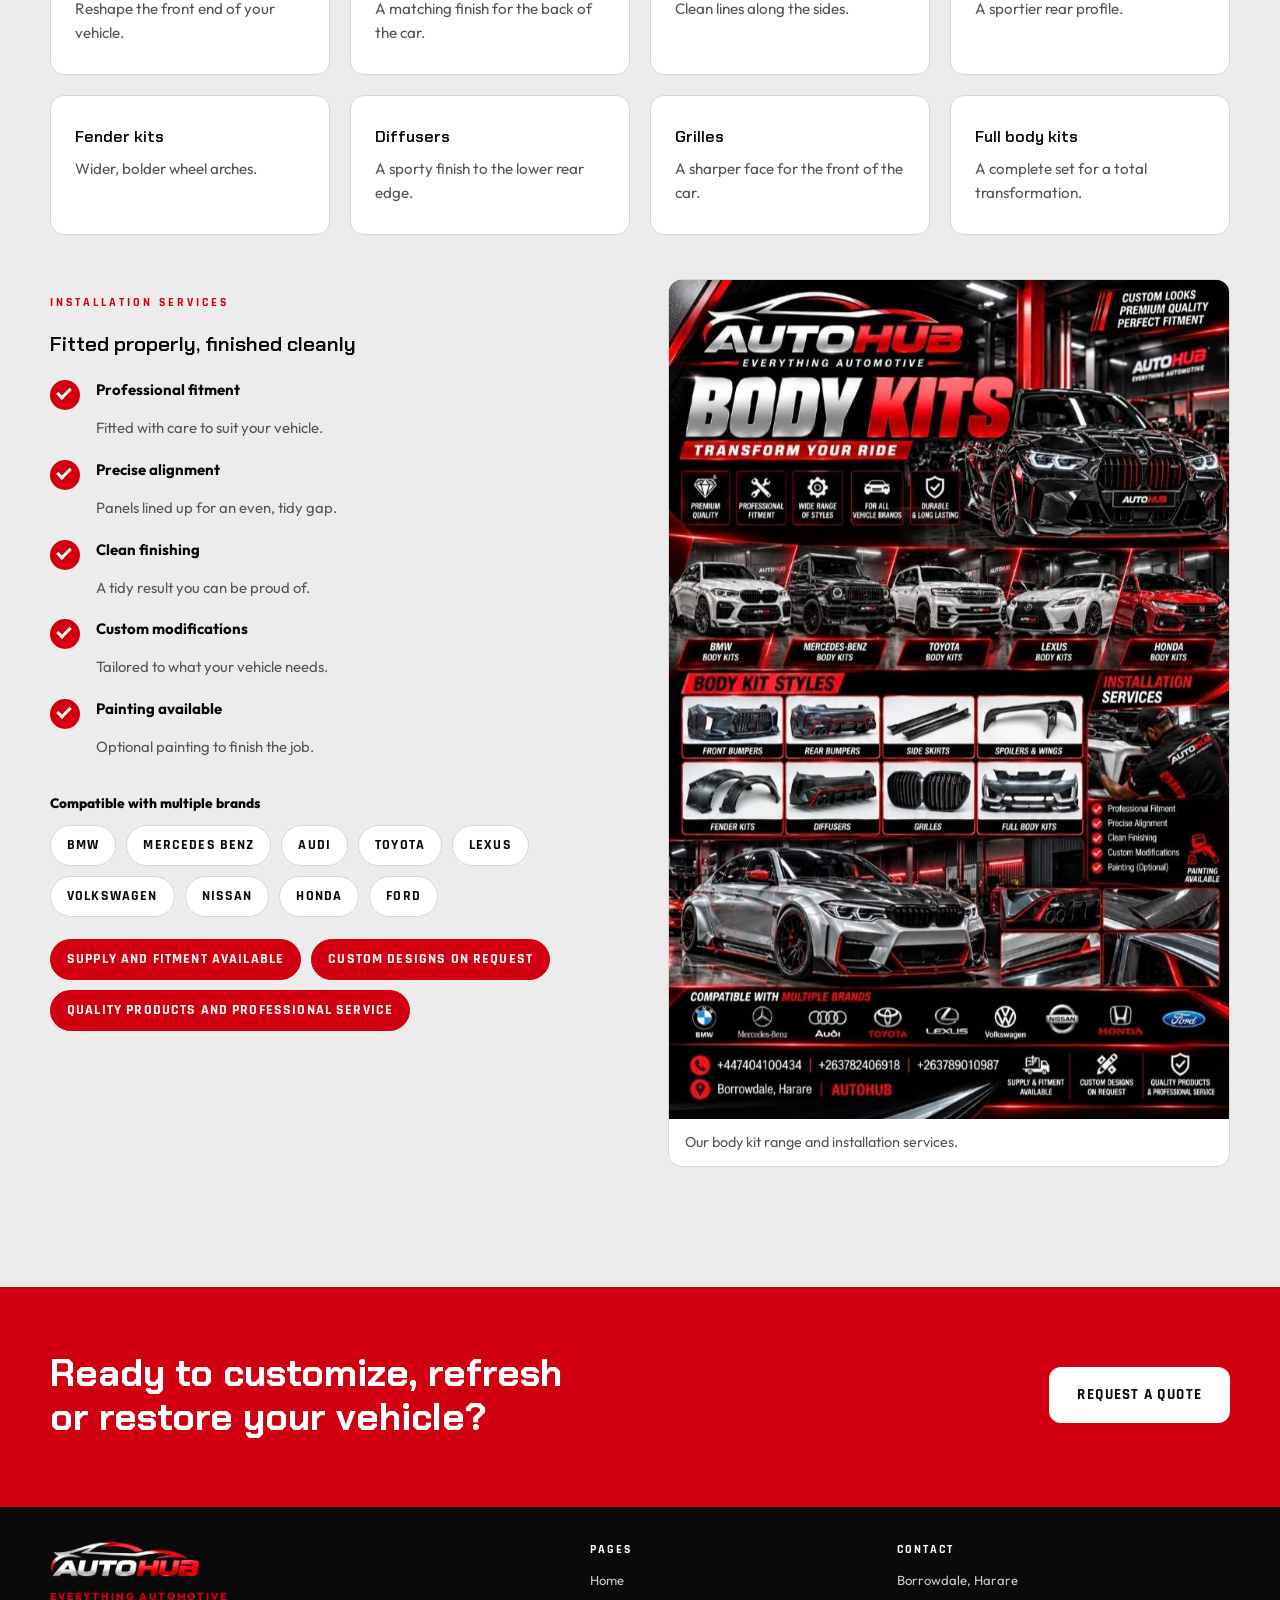
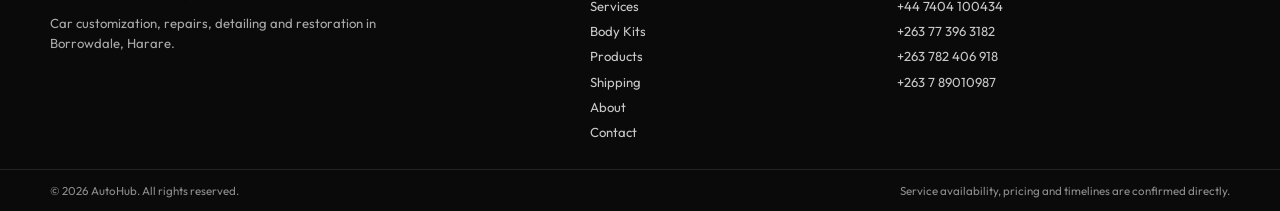
<file: bodykits.html>
<!DOCTYPE html>
<html lang="en" data-theme="dark">
<head>
  <meta charset="UTF-8">
  <meta name="viewport" content="width=device-width, initial-scale=1">
  <title>Body Kits | AutoHub Harare</title>
  <meta name="description" content="Body kit materials, styles and fitment: PP, ABS, FRP and carbon fiber kits for BMW, Mercedes Benz, Toyota, Lexus and Honda, with installation available.">
  <meta name="theme-color" content="#0a0a0a">
  <link rel="icon" href="images/logo.png">
  <link rel="stylesheet" href="styles.css">
  <script>
    /* Set theme before paint to avoid a flash */
    (function () {
      try {
        var saved = localStorage.getItem("autohubTheme");
        var prefersLight = window.matchMedia("(prefers-color-scheme: light)").matches;
        document.documentElement.setAttribute("data-theme", saved || (prefersLight ? "light" : "dark"));
      } catch (e) {}
    })();
  </script>
</head>
<body>
  <div class="wipe" id="wipe" aria-hidden="true"><span class="wipemark"><b>A</b><img class="wipelogo" src="images/logo.png" alt="" onload="this.parentNode.classList.add('hasimg')" onerror="this.remove()"></span></div>
<a class="skip" href="#main">Skip to content</a>
  <div class="progress" id="progress" aria-hidden="true"></div>

  <header class="header" id="header">
    <div class="wrap headerrow">
      <a class="brand" href="index.html" aria-label="AutoHub home">
        <span class="brandmark" aria-hidden="true"><b>A</b><img class="brandlogo logod" src="images/logo.png" alt="" width="168" height="40" onload="this.parentNode.classList.add('hasimg')" onerror="this.remove()"><img class="brandlogo logol" src="images/logo-light.png" alt="" width="168" height="40" onload="this.parentNode.classList.add('hasimg')" onerror="this.remove()"></span>
        <span class="brandtext"><strong>AUTOHUB</strong><small>Everything Automotive</small></span>
      </a>

      <nav class="nav" id="nav" aria-label="Main navigation">
        <a href="index.html" class="navlink">Home</a>
        <a href="services.html" class="navlink">Services</a>
        <a href="bodykits.html" class="navlink">Body Kits</a>
        <a href="products.html" class="navlink">Products</a>
        <a href="shipping.html" class="navlink">Shipping</a>
        <a href="about.html" class="navlink">About</a>
        <a href="contact.html" class="navlink navcta">Get a Quote</a>
      </nav>

      <div class="headeractions">
        <button class="iconbtn" id="themeToggle" type="button" aria-label="Switch to light mode" aria-pressed="false">
          <svg class="iconsun" viewBox="0 0 24 24" width="20" height="20" fill="none" stroke="currentColor" stroke-width="2" stroke-linecap="round" aria-hidden="true"><circle cx="12" cy="12" r="4"/><path d="M12 2v2M12 20v2M4.9 4.9l1.4 1.4M17.7 17.7l1.4 1.4M2 12h2M20 12h2M4.9 19.1l1.4-1.4M17.7 6.3l1.4-1.4"/></svg>
          <svg class="iconmoon" viewBox="0 0 24 24" width="20" height="20" fill="none" stroke="currentColor" stroke-width="2" stroke-linecap="round" stroke-linejoin="round" aria-hidden="true"><path d="M21 12.8A9 9 0 1 1 11.2 3a7 7 0 0 0 9.8 9.8z"/></svg>
        </button>
        <button class="iconbtn burger" id="burger" type="button" aria-label="Open menu" aria-expanded="false" aria-controls="nav">
          <span></span><span></span><span></span>
        </button>
      </div>
    </div>
  </header>

  <main id="main">
    <section class="pagehero ph-kit">
      <div class="wrap">
        <p class="eyebrow reveal">Premium material, superior quality</p>
        <h1 class="reveal">Body Kits</h1>
        <p class="lead reveal">Carefully selected materials for durability and performance, with fitment designed according to original vehicle data.</p>
      </div>
    </section>

    <section class="section alt" id="bodykits">
      <div class="wrap split">
        <div class="reveal">
          <p class="eyebrow">Premium material, superior quality</p>
          <h2>Body kits built from carefully selected materials</h2>
          <p class="muted">Choose a material to see what it offers for durability and performance.</p>

          <div class="tabs" role="tablist" aria-label="Kit materials">
            <button class="tab active" role="tab" type="button" aria-selected="true" data-mat="pp">PP</button>
            <button class="tab" role="tab" type="button" aria-selected="false" data-mat="abs">ABS</button>
            <button class="tab" role="tab" type="button" aria-selected="false" data-mat="frp">FRP</button>
            <button class="tab" role="tab" type="button" aria-selected="false" data-mat="carbon">Carbon Fiber</button>
          </div>

          <div class="panel" id="matPanel" role="tabpanel" aria-live="polite">
            <div class="panelrow"><img id="matImg" class="matimg" src="images/mat-pp.jpg" alt="PP polypropylene pellets" width="120" height="110"><div><h3 id="matName">PP (Polypropylene)</h3><p id="matText">Flexible, with strong impact resistance and easy to paint.</p></div></div>
            <div class="meter" aria-hidden="true">
              <div class="meterrow"><span>Flexibility</span><div class="bar"><i id="mFlex"></i></div></div>
              <div class="meterrow"><span>Rigidity</span><div class="bar"><i id="mRigid"></i></div></div>
              <div class="meterrow"><span>Light weight</span><div class="bar"><i id="mLight"></i></div></div>
            </div>
            <p class="small">Bars give a general feel for each material. Confirm the right option for your vehicle during consultation.</p>
          </div>
        </div>

        <div class="reveal rightcol"><figure class="figure"><img src="images/parts.jpg" alt="Black body kit parts laid out: bumper, side skirt, lip and diffuser" loading="lazy" width="470" height="960"><figcaption>A full kit is made of several fitted parts.</figcaption></figure>
        <ul class="benefits">
          <li><svg viewBox="0 0 24 24" width="26" height="26" fill="none" stroke="currentColor" stroke-width="2" stroke-linecap="round" stroke-linejoin="round" aria-hidden="true"><path d="M12 3l9 9-9 9-9-9z"/><path d="M12 8l4 4-4 4-4-4z"/></svg><div><b>Impact resistant</b><span>Built to handle everyday knocks.</span></div></li>
          <li><svg viewBox="0 0 24 24" width="26" height="26" fill="none" stroke="currentColor" stroke-width="2" stroke-linecap="round" stroke-linejoin="round" aria-hidden="true"><path d="M20 4C10 4 5 9 5 16c0 1.5.3 2.8.8 4C8 18 11 15 15 13"/><path d="M5.8 20c4 0 13-1 14.2-16"/></svg><div><b>Lightweight</b><span>Strength without unnecessary bulk.</span></div></li>
          <li><svg viewBox="0 0 24 24" width="26" height="26" fill="none" stroke="currentColor" stroke-width="2" stroke-linecap="round" stroke-linejoin="round" aria-hidden="true"><path d="M12 3l8 3v6c0 5-3.5 8-8 9-4.5-1-8-4-8-9V6z"/><path d="M12 8c-2 3-3 4.2-3 6a3 3 0 0 0 6 0c0-1.800-1-3-3-6z"/></svg><div><b>Anti corrosion</b><span>Resists rust and weathering.</span></div></li>
          <li><svg viewBox="0 0 24 24" width="26" height="26" fill="none" stroke="currentColor" stroke-width="2" stroke-linecap="round" stroke-linejoin="round" aria-hidden="true"><path d="M12 3l8 3v6c0 5-3.5 8-8 9-4.5-1-8-4-8-9V6z"/><path d="M12 8v4l2.500 2"/></svg><div><b>Long service life</b><span>Made to keep looking good.</span></div></li>
        </ul>
        </div>
      </div>
    </section>

    <section class="section" id="fitment">
      <div class="wrap">
        <header class="sechead reveal">
          <p class="eyebrow">Perfect fitment</p>
          <h2>Why a precise mold matters</h2>
          <p>Kits designed according to original vehicle data install with confidence. Drag the slider to see the difference a panel gap makes.</p>
        </header>

        <div class="fitgrid">
          <div class="fitleft">
            <div class="compare reveal" id="compare">
              <div class="cmpwrap">
                <img class="cmpimg" src="images/fit-poor.jpg" alt="Poor fitment with a large visible gap beside the headlight">
                <div class="cmptop"><img class="cmpimg" src="images/fit-good.jpg" alt="Precise mold with a seamless fit beside the headlight"></div>
                <span class="cmplabel left">Precise mold</span>
                <span class="cmplabel right">Poor fitment</span>
                <span class="cmphandle" aria-hidden="true"><i></i></span>
                <input type="range" id="cmpRange" min="0" max="100" value="50" aria-label="Compare precise mold with poor fitment">
              </div>
              <p class="small">Drag across the photo to compare a precise mold with poor fitment.</p>
            </div>
            <div class="fitdemo reveal">
            <div class="fitstage" id="fitStage" data-state="good">
              <div class="fender"></div>
              <div class="gapmark" id="gapMark"><span id="gapValue">1 mm</span></div>
              <div class="kitpanel"></div>
            </div>
            <label class="sliderlabel" for="gapRange">Panel gap</label>
            <input type="range" id="gapRange" min="1" max="14" value="1" aria-describedby="fitVerdict">
            <p class="verdict" id="fitVerdict"><b>Precise mold:</b> perfect fitment and seamless integration.</p>
          </div>

          </div>

          <ul class="checks reveal">
            <li><span class="tick" aria-hidden="true"></span><div><b>OEM standard</b><p>Designed to match original vehicle data.</p></div></li>
            <li><span class="tick" aria-hidden="true"></span><div><b>Precise hole position</b><p>Mounting points line up where they should.</p></div></li>
            <li><span class="tick" aria-hidden="true"></span><div><b>Easy installation</b><p>Less fuss for a cleaner, faster fit.</p></div></li>
            <li><span class="tick" aria-hidden="true"></span><div><b>No modification</b><p>Fits without cutting or reworking the kit.</p></div></li>
          </ul>
        </div>
      </div>
    </section>

    <section class="section alt" id="styles">
      <div class="wrap">
        <header class="sechead reveal">
          <p class="eyebrow">Transform your ride</p>
          <h2>Body kit styles and installation</h2>
          <p>Custom looks, premium quality and perfect fitment for BMW, Mercedes Benz, Toyota, Lexus, Honda and more.</p>
        </header>

        <div class="brandrow hl reveal"><span>Premium quality</span><span>Professional fitment</span><span>Wide range of styles</span><span>For all vehicle brands</span><span>Durable and long lasting</span></div>

        <div class="packgrid stylegrid">
          <div class="pack reveal"><h3>Front bumpers</h3><p>Reshape the front end of your vehicle.</p></div>
          <div class="pack reveal"><h3>Rear bumpers</h3><p>A matching finish for the back of the car.</p></div>
          <div class="pack reveal"><h3>Side skirts</h3><p>Clean lines along the sides.</p></div>
          <div class="pack reveal"><h3>Spoilers and wings</h3><p>A sportier rear profile.</p></div>
          <div class="pack reveal"><h3>Fender kits</h3><p>Wider, bolder wheel arches.</p></div>
          <div class="pack reveal"><h3>Diffusers</h3><p>A sporty finish to the lower rear edge.</p></div>
          <div class="pack reveal"><h3>Grilles</h3><p>A sharper face for the front of the car.</p></div>
          <div class="pack reveal"><h3>Full body kits</h3><p>A complete set for a total transformation.</p></div>
        </div>

        <div class="split stylesplit">
          <div class="reveal">
            <p class="eyebrow">Installation services</p>
            <h3 class="subh">Fitted properly, finished cleanly</h3>
            <ul class="checks">
            <li><span class="tick" aria-hidden="true"></span><div><b>Professional fitment</b><p>Fitted with care to suit your vehicle.</p></div></li>
            <li><span class="tick" aria-hidden="true"></span><div><b>Precise alignment</b><p>Panels lined up for an even, tidy gap.</p></div></li>
            <li><span class="tick" aria-hidden="true"></span><div><b>Clean finishing</b><p>A tidy result you can be proud of.</p></div></li>
            <li><span class="tick" aria-hidden="true"></span><div><b>Custom modifications</b><p>Tailored to what your vehicle needs.</p></div></li>
            <li><span class="tick" aria-hidden="true"></span><div><b>Painting available</b><p>Optional painting to finish the job.</p></div></li>
            </ul>
            <div class="brandbox">
              <p class="small pmlabel">Compatible with multiple brands</p>
              <div class="brandrow"><span>BMW</span><span>Mercedes Benz</span><span>Audi</span><span>Toyota</span><span>Lexus</span><span>Volkswagen</span><span>Nissan</span><span>Honda</span><span>Ford</span></div>
            </div>
            <div class="brandrow assure"><span>Supply and fitment available</span><span>Custom designs on request</span><span>Quality products and professional service</span></div>
          </div>
          <div class="reveal rightcol"><figure class="figure"><img src="images/services/body-kits.jpg" alt="AutoHub body kits flyer showing kits for BMW, Mercedes Benz, Toyota, Lexus and Honda, the kit styles and installation services" loading="lazy" width="720" height="1079"><figcaption>Our body kit range and installation services.</figcaption></figure></div>
        </div>
      </div>
    </section>

    <section class="cta">
      <div class="wrap ctarow">
        <h2 class="reveal">Ready to customize, refresh or restore your vehicle?</h2>
        <a class="btn btnlight reveal" href="contact.html">Request a Quote</a>
      </div>
    </section>
  </main>

  <footer class="footer">
    <div class="wrap footgrid">
      <div class="footbrand">
        <a class="footlogo" href="index.html" aria-label="AutoHub home"><span class="footmark"><b>A</b><img src="images/logo.png" alt="" width="142" height="34" onload="this.parentNode.classList.add('hasimg')" onerror="this.remove()"></span><strong>AUTOHUB</strong></a>
        <p class="footmotto">Everything Automotive</p>
        <p>Car customization, repairs, detailing and restoration in Borrowdale, Harare.</p>
      </div>
      <nav class="footcol" aria-label="Footer navigation">
        <h4>Pages</h4>
        <a href="index.html">Home</a>
        <a href="services.html">Services</a>
        <a href="bodykits.html">Body Kits</a>
        <a href="products.html">Products</a>
        <a href="shipping.html">Shipping</a>
        <a href="about.html">About</a>
        <a href="contact.html">Contact</a>
      </nav>
      <div class="footcol">
        <h4>Contact</h4>
        <span>Borrowdale, Harare</span>
        <a href="tel:+447404100434">+44 7404 100434</a>
        <a href="tel:+263773963182">+263 77 396 3182</a>
        <a href="tel:+263782406918">+263 782 406 918</a>
        <a href="tel:+263789010987">+263 7 89010987</a>
      </div>
    </div>
    <div class="footbar">
      <div class="wrap footbarrow">
        <p>&copy; <span id="year"></span> AutoHub. All rights reserved.</p>
        <p>Service availability, pricing and timelines are confirmed directly.</p>
      </div>
    </div>
  </footer>

  <a class="whatsapp" href="https://wa.me/263773963182" target="_blank" rel="noopener" aria-label="Chat with AutoHub on WhatsApp">
    <svg viewBox="0 0 24 24" width="26" height="26" fill="none" stroke="currentColor" stroke-width="2" stroke-linecap="round" stroke-linejoin="round" aria-hidden="true"><path d="M21 12a9 9 0 0 1-13.400 7.800L3 21l1.300-4.400A9 9 0 1 1 21 12z"/><path d="M9 9c0 3.500 2.500 6 6 6l1.200-1.700-2.200-1-.9.800c-1-.4-1.800-1.200-2.200-2.200l.8-.9-1-2.200z"/></svg>
  </a>
  <button class="totop" id="toTop" type="button" aria-label="Back to top">
    <svg viewBox="0 0 24 24" width="22" height="22" fill="none" stroke="currentColor" stroke-width="2.500" stroke-linecap="round" stroke-linejoin="round" aria-hidden="true"><path d="M12 19V5M5 12l7-7 7 7"/></svg>
  </button>

  <div class="cursor" id="cursor" aria-hidden="true"></div>
  <div class="toast" id="toast" role="status" aria-live="polite"></div>
  <script src="script.js"></script>
</body>
</html>
</file>
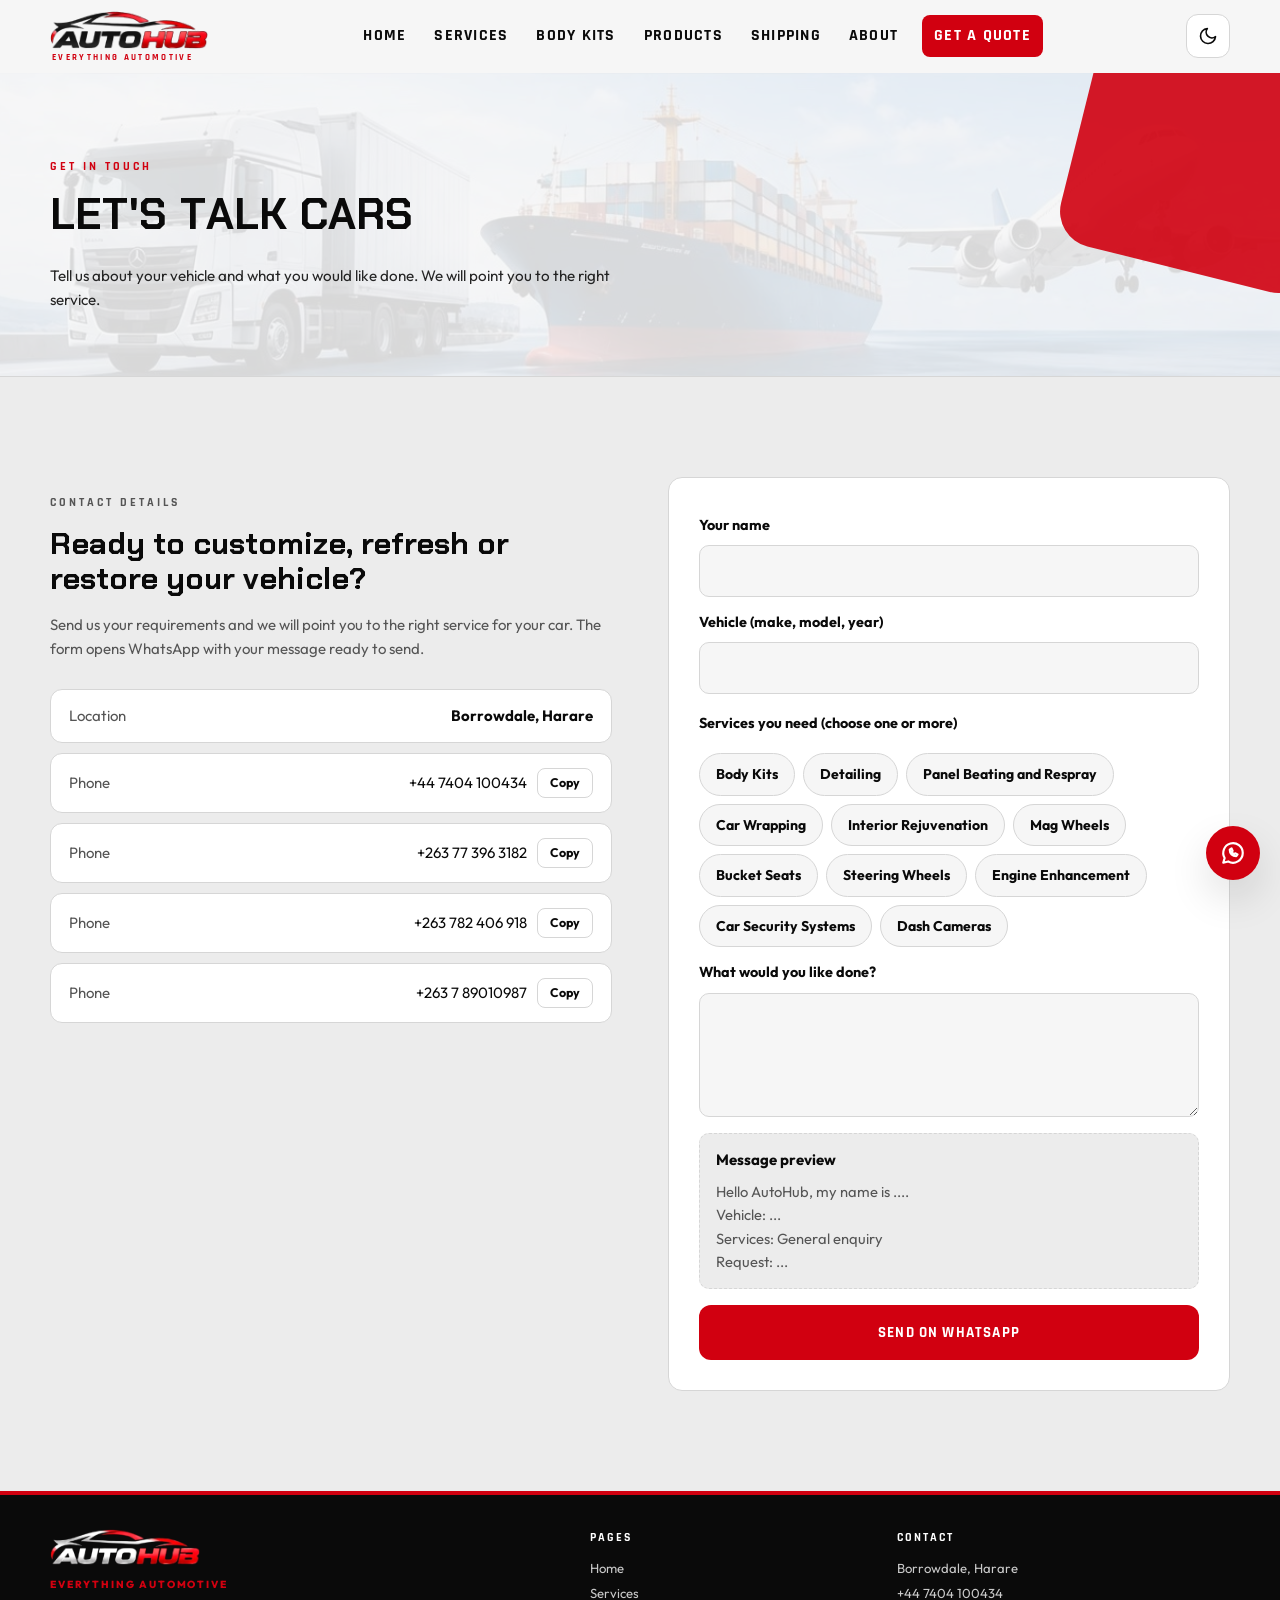
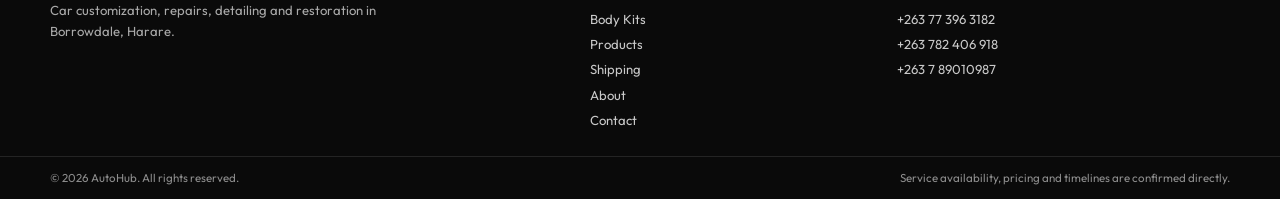
<file: contact.html>
<!DOCTYPE html>
<html lang="en" data-theme="dark">
<head>
  <meta charset="UTF-8">
  <meta name="viewport" content="width=device-width, initial-scale=1">
  <title>Contact | AutoHub Harare</title>
  <meta name="description" content="Contact AutoHub in Borrowdale, Harare by phone or send your request on WhatsApp.">
  <meta name="theme-color" content="#0a0a0a">
  <link rel="icon" href="images/logo.png">
  <link rel="stylesheet" href="styles.css">
  <script>
    /* Set theme before paint to avoid a flash */
    (function () {
      try {
        var saved = localStorage.getItem("autohubTheme");
        var prefersLight = window.matchMedia("(prefers-color-scheme: light)").matches;
        document.documentElement.setAttribute("data-theme", saved || (prefersLight ? "light" : "dark"));
      } catch (e) {}
    })();
  </script>
</head>
<body>
  <div class="wipe" id="wipe" aria-hidden="true"><span class="wipemark"><b>A</b><img class="wipelogo" src="images/logo.png" alt="" onload="this.parentNode.classList.add('hasimg')" onerror="this.remove()"></span></div>
<a class="skip" href="#main">Skip to content</a>
  <div class="progress" id="progress" aria-hidden="true"></div>

  <header class="header" id="header">
    <div class="wrap headerrow">
      <a class="brand" href="index.html" aria-label="AutoHub home">
        <span class="brandmark" aria-hidden="true"><b>A</b><img class="brandlogo logod" src="images/logo.png" alt="" width="168" height="40" onload="this.parentNode.classList.add('hasimg')" onerror="this.remove()"><img class="brandlogo logol" src="images/logo-light.png" alt="" width="168" height="40" onload="this.parentNode.classList.add('hasimg')" onerror="this.remove()"></span>
        <span class="brandtext"><strong>AUTOHUB</strong><small>Everything Automotive</small></span>
      </a>

      <nav class="nav" id="nav" aria-label="Main navigation">
        <a href="index.html" class="navlink">Home</a>
        <a href="services.html" class="navlink">Services</a>
        <a href="bodykits.html" class="navlink">Body Kits</a>
        <a href="products.html" class="navlink">Products</a>
        <a href="shipping.html" class="navlink">Shipping</a>
        <a href="about.html" class="navlink">About</a>
        <a href="contact.html" class="navlink navcta">Get a Quote</a>
      </nav>

      <div class="headeractions">
        <button class="iconbtn" id="themeToggle" type="button" aria-label="Switch to light mode" aria-pressed="false">
          <svg class="iconsun" viewBox="0 0 24 24" width="20" height="20" fill="none" stroke="currentColor" stroke-width="2" stroke-linecap="round" aria-hidden="true"><circle cx="12" cy="12" r="4"/><path d="M12 2v2M12 20v2M4.9 4.9l1.4 1.4M17.7 17.7l1.4 1.4M2 12h2M20 12h2M4.9 19.1l1.4-1.4M17.7 6.3l1.4-1.4"/></svg>
          <svg class="iconmoon" viewBox="0 0 24 24" width="20" height="20" fill="none" stroke="currentColor" stroke-width="2" stroke-linecap="round" stroke-linejoin="round" aria-hidden="true"><path d="M21 12.8A9 9 0 1 1 11.2 3a7 7 0 0 0 9.8 9.8z"/></svg>
        </button>
        <button class="iconbtn burger" id="burger" type="button" aria-label="Open menu" aria-expanded="false" aria-controls="nav">
          <span></span><span></span><span></span>
        </button>
      </div>
    </div>
  </header>

  <main id="main">
    <section class="pagehero ph-ship">
      <div class="wrap">
        <p class="eyebrow reveal">Get in touch</p>
        <h1 class="reveal">Let's Talk Cars</h1>
        <p class="lead reveal">Tell us about your vehicle and what you would like done. We will point you to the right service.</p>
      </div>
    </section>

    <section class="section contact" id="contact">
      <div class="wrap contactgrid">
        <div class="reveal">
          <p class="eyebrow">Contact details</p>
          <h2>Ready to customize, refresh or restore your vehicle?</h2>
          <p>Send us your requirements and we will point you to the right service for your car. The form opens WhatsApp with your message ready to send.</p>
          <ul class="contactlist">
            <li><span>Location</span><b>Borrowdale, Harare</b></li>
            <li><span>Phone</span><a href="tel:+447404100434">+44 7404 100434</a></li>
            <li><span>Phone</span><a href="tel:+263773963182">+263 77 396 3182</a></li>
            <li><span>Phone</span><a href="tel:+263782406918">+263 782 406 918</a></li>
            <li><span>Phone</span><a href="tel:+263789010987">+263 7 89010987</a></li>
          </ul>
        </div>

        <form class="form reveal" id="quoteForm" novalidate>
          <label for="fName">Your name</label>
          <input id="fName" name="name" type="text" autocomplete="name" required>

          <label for="fVehicle">Vehicle (make, model, year)</label>
          <input id="fVehicle" name="vehicle" type="text" required>

          <fieldset class="chipset">
            <legend>Services you need (choose one or more)</legend>
            <label class="selchip"><input type="checkbox" name="service" value="Car Body Kits and Pimping"><span>Body Kits</span></label>
            <label class="selchip"><input type="checkbox" name="service" value="Detailing"><span>Detailing</span></label>
            <label class="selchip"><input type="checkbox" name="service" value="Panel Beating and Respray"><span>Panel Beating and Respray</span></label>
            <label class="selchip"><input type="checkbox" name="service" value="Car Wrapping"><span>Car Wrapping</span></label>
            <label class="selchip"><input type="checkbox" name="service" value="Interior Rejuvenation"><span>Interior Rejuvenation</span></label>
            <label class="selchip"><input type="checkbox" name="service" value="Mag Wheels"><span>Mag Wheels</span></label>
            <label class="selchip"><input type="checkbox" name="service" value="Bucket Seats"><span>Bucket Seats</span></label>
            <label class="selchip"><input type="checkbox" name="service" value="Steering Wheels"><span>Steering Wheels</span></label>
            <label class="selchip"><input type="checkbox" name="service" value="Engine Enhancement"><span>Engine Enhancement</span></label>
            <label class="selchip"><input type="checkbox" name="service" value="Car Security Systems"><span>Car Security Systems</span></label>
            <label class="selchip"><input type="checkbox" name="service" value="Dash Cameras and Fleet Tracking"><span>Dash Cameras</span></label>
          </fieldset>

          <label for="fMsg">What would you like done?</label>
          <textarea id="fMsg" name="message" rows="4" required></textarea>

          <div class="preview" id="preview"><b>Message preview</b><pre id="previewText">Fill in the form to see your WhatsApp message.</pre></div>

          <p class="error" id="formError" role="alert" hidden>Please fill in your name, vehicle and request.</p>
          <button class="btn btnred full" type="submit">Send on WhatsApp</button>
        </form>
      </div>
    </section>
  </main>

  <footer class="footer">
    <div class="wrap footgrid">
      <div class="footbrand">
        <a class="footlogo" href="index.html" aria-label="AutoHub home"><span class="footmark"><b>A</b><img src="images/logo.png" alt="" width="142" height="34" onload="this.parentNode.classList.add('hasimg')" onerror="this.remove()"></span><strong>AUTOHUB</strong></a>
        <p class="footmotto">Everything Automotive</p>
        <p>Car customization, repairs, detailing and restoration in Borrowdale, Harare.</p>
      </div>
      <nav class="footcol" aria-label="Footer navigation">
        <h4>Pages</h4>
        <a href="index.html">Home</a>
        <a href="services.html">Services</a>
        <a href="bodykits.html">Body Kits</a>
        <a href="products.html">Products</a>
        <a href="shipping.html">Shipping</a>
        <a href="about.html">About</a>
        <a href="contact.html">Contact</a>
      </nav>
      <div class="footcol">
        <h4>Contact</h4>
        <span>Borrowdale, Harare</span>
        <a href="tel:+447404100434">+44 7404 100434</a>
        <a href="tel:+263773963182">+263 77 396 3182</a>
        <a href="tel:+263782406918">+263 782 406 918</a>
        <a href="tel:+263789010987">+263 7 89010987</a>
      </div>
    </div>
    <div class="footbar">
      <div class="wrap footbarrow">
        <p>&copy; <span id="year"></span> AutoHub. All rights reserved.</p>
        <p>Service availability, pricing and timelines are confirmed directly.</p>
      </div>
    </div>
  </footer>

  <a class="whatsapp" href="https://wa.me/263773963182" target="_blank" rel="noopener" aria-label="Chat with AutoHub on WhatsApp">
    <svg viewBox="0 0 24 24" width="26" height="26" fill="none" stroke="currentColor" stroke-width="2" stroke-linecap="round" stroke-linejoin="round" aria-hidden="true"><path d="M21 12a9 9 0 0 1-13.400 7.800L3 21l1.300-4.400A9 9 0 1 1 21 12z"/><path d="M9 9c0 3.500 2.500 6 6 6l1.200-1.700-2.200-1-.9.800c-1-.4-1.800-1.200-2.200-2.200l.8-.9-1-2.200z"/></svg>
  </a>
  <button class="totop" id="toTop" type="button" aria-label="Back to top">
    <svg viewBox="0 0 24 24" width="22" height="22" fill="none" stroke="currentColor" stroke-width="2.500" stroke-linecap="round" stroke-linejoin="round" aria-hidden="true"><path d="M12 19V5M5 12l7-7 7 7"/></svg>
  </button>

  <div class="cursor" id="cursor" aria-hidden="true"></div>
  <div class="toast" id="toast" role="status" aria-live="polite"></div>
  <script src="script.js"></script>
</body>
</html>
</file>
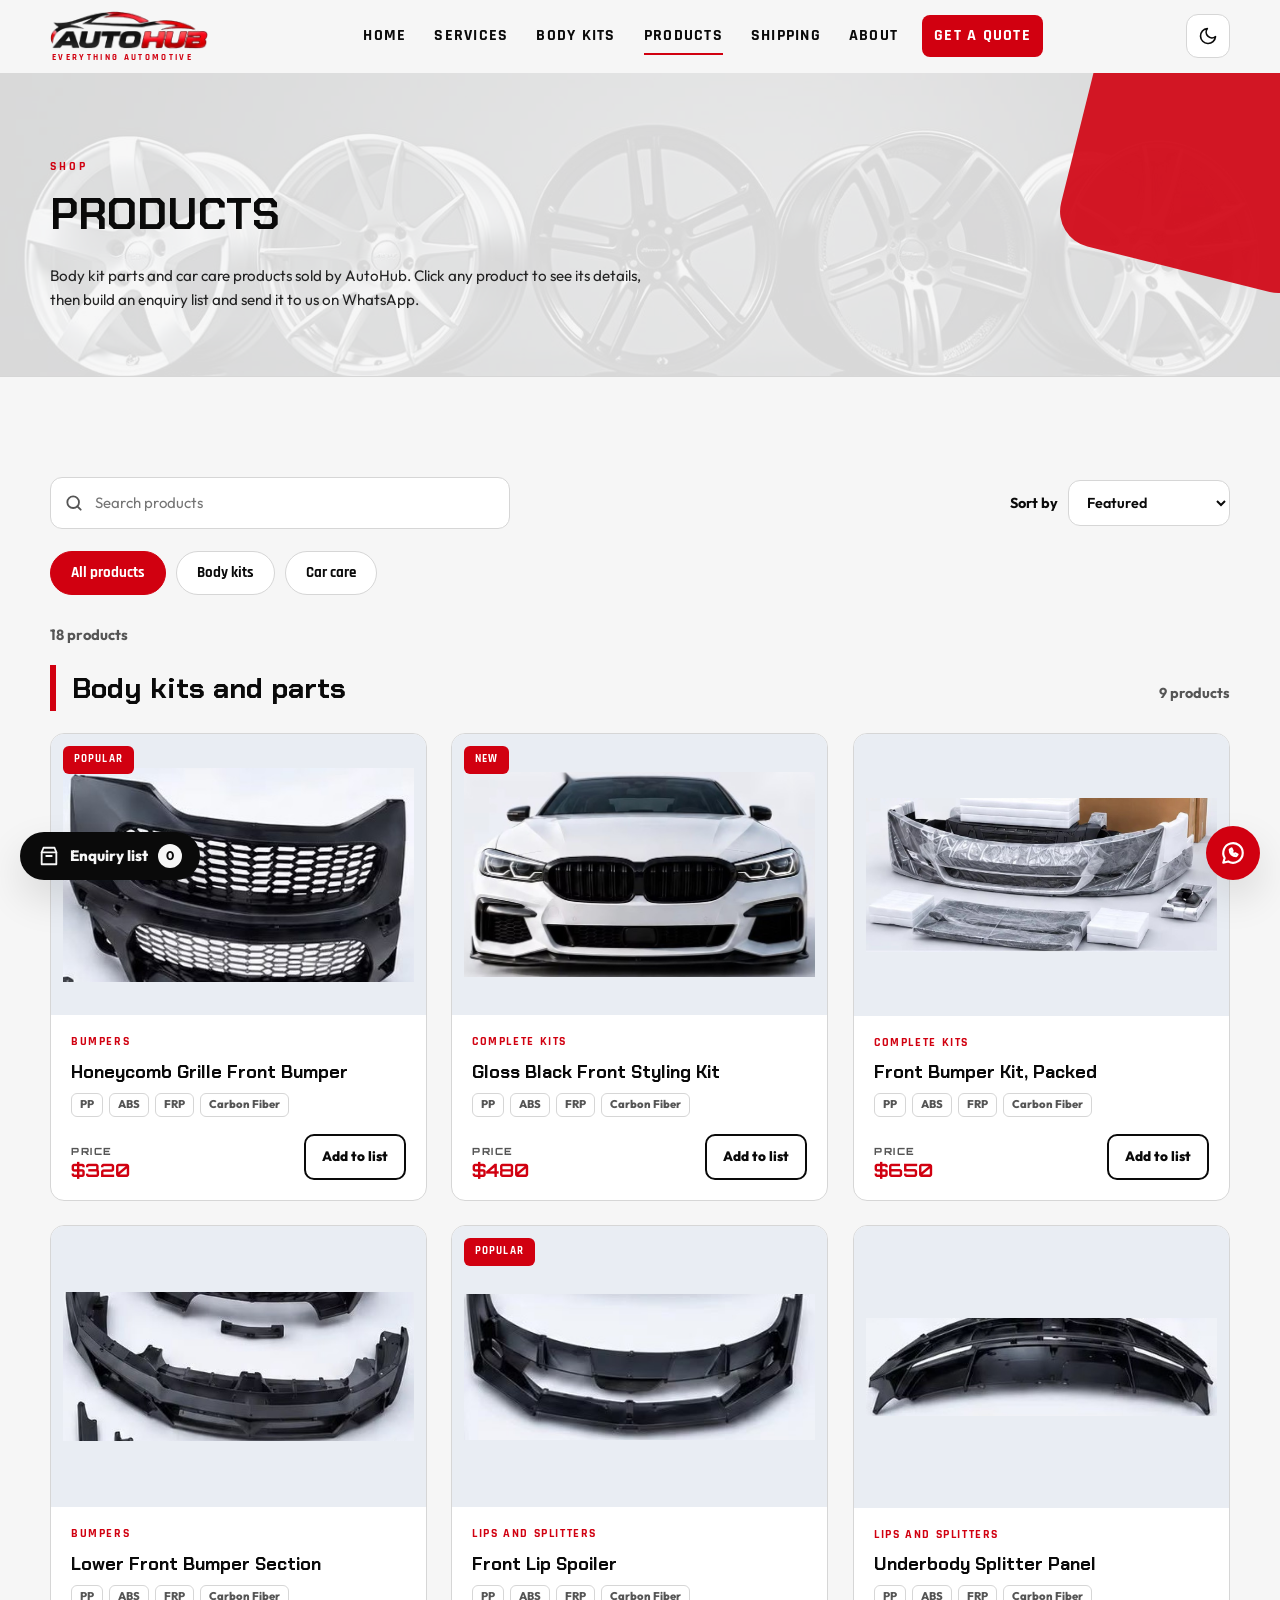
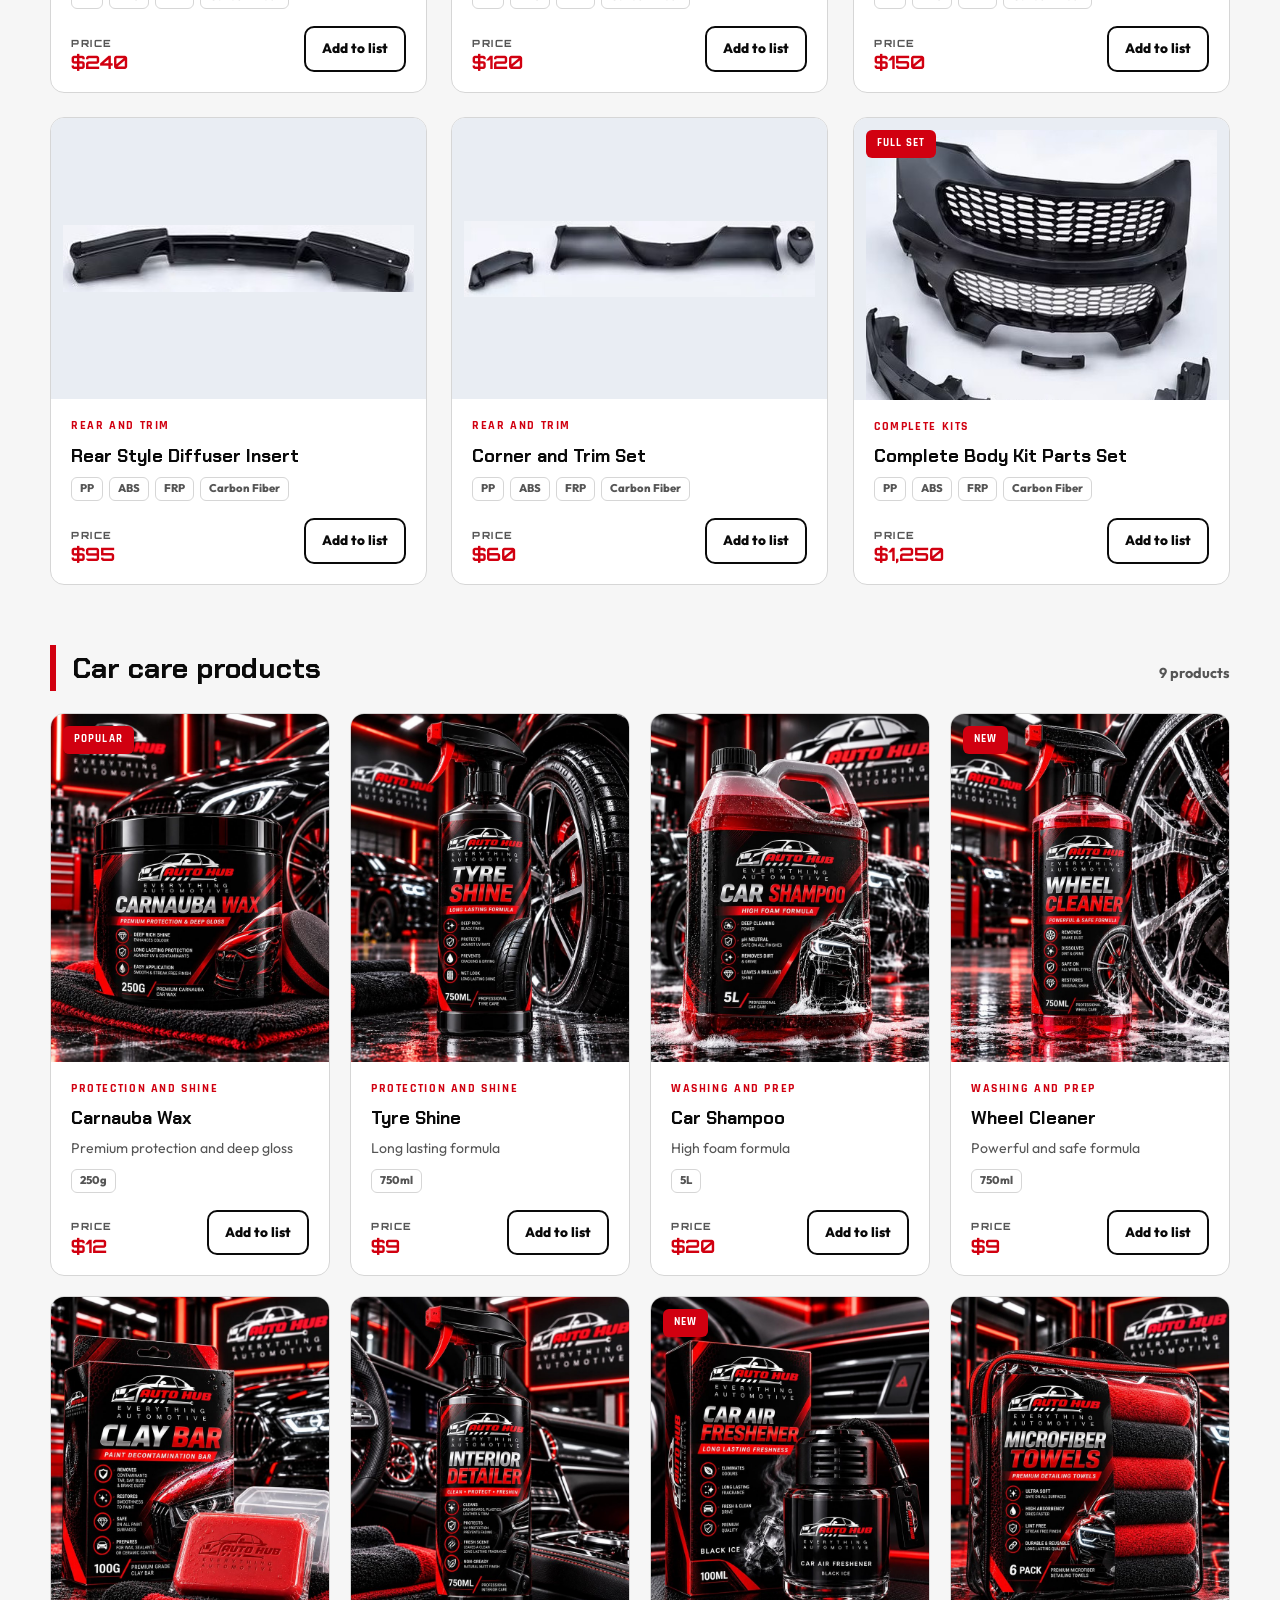
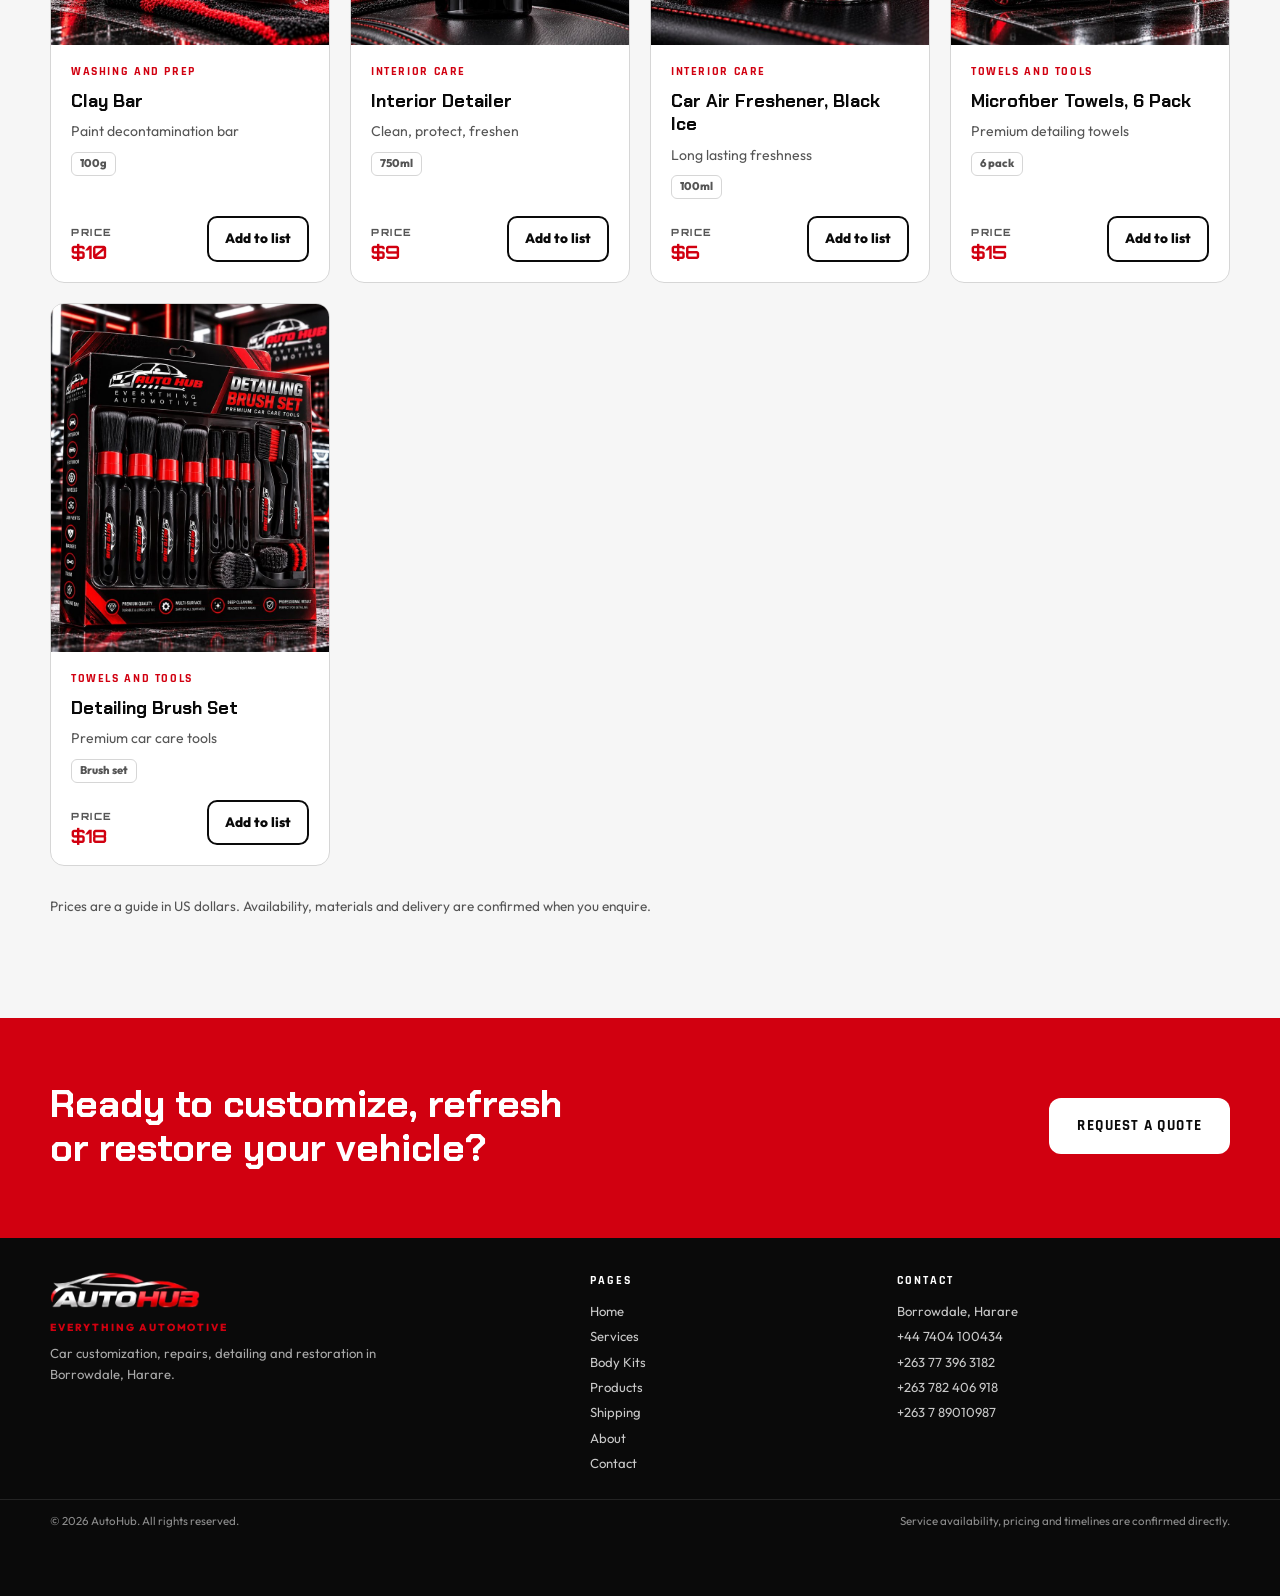
<file: products.html>
<!DOCTYPE html>
<html lang="en" data-theme="dark">
<head>
  <meta charset="UTF-8">
  <meta name="viewport" content="width=device-width, initial-scale=1">
  <title>Products | AutoHub Harare</title>
  <meta name="description" content="Body kit parts and car care products sold by AutoHub, with the name, picture and price of every product.">
  <meta name="theme-color" content="#0a0a0a">
  <link rel="icon" href="images/logo.png">
  <link rel="stylesheet" href="styles.css">
  <script>
    /* Set theme before paint to avoid a flash */
    (function () {
      try {
        var saved = localStorage.getItem("autohubTheme");
        var prefersLight = window.matchMedia("(prefers-color-scheme: light)").matches;
        document.documentElement.setAttribute("data-theme", saved || (prefersLight ? "light" : "dark"));
      } catch (e) {}
    })();
  </script>
</head>
<body>
  <div class="wipe" id="wipe" aria-hidden="true"><span class="wipemark"><b>A</b><img class="wipelogo" src="images/logo.png" alt="" onload="this.parentNode.classList.add('hasimg')" onerror="this.remove()"></span></div>
<a class="skip" href="#main">Skip to content</a>
  <div class="progress" id="progress" aria-hidden="true"></div>

  <header class="header" id="header">
    <div class="wrap headerrow">
      <a class="brand" href="index.html" aria-label="AutoHub home">
        <span class="brandmark" aria-hidden="true"><b>A</b><img class="brandlogo logod" src="images/logo.png" alt="" width="168" height="40" onload="this.parentNode.classList.add('hasimg')" onerror="this.remove()"><img class="brandlogo logol" src="images/logo-light.png" alt="" width="168" height="40" onload="this.parentNode.classList.add('hasimg')" onerror="this.remove()"></span>
        <span class="brandtext"><strong>AUTOHUB</strong><small>Everything Automotive</small></span>
      </a>

      <nav class="nav" id="nav" aria-label="Main navigation">
        <a href="index.html" class="navlink">Home</a>
        <a href="services.html" class="navlink">Services</a>
        <a href="bodykits.html" class="navlink">Body Kits</a>
        <a href="products.html" class="navlink">Products</a>
        <a href="shipping.html" class="navlink">Shipping</a>
        <a href="about.html" class="navlink">About</a>
        <a href="contact.html" class="navlink navcta">Get a Quote</a>
      </nav>

      <div class="headeractions">
        <button class="iconbtn" id="themeToggle" type="button" aria-label="Switch to light mode" aria-pressed="false">
          <svg class="iconsun" viewBox="0 0 24 24" width="20" height="20" fill="none" stroke="currentColor" stroke-width="2" stroke-linecap="round" aria-hidden="true"><circle cx="12" cy="12" r="4"/><path d="M12 2v2M12 20v2M4.9 4.9l1.4 1.4M17.7 17.7l1.4 1.4M2 12h2M20 12h2M4.9 19.1l1.4-1.4M17.7 6.3l1.4-1.4"/></svg>
          <svg class="iconmoon" viewBox="0 0 24 24" width="20" height="20" fill="none" stroke="currentColor" stroke-width="2" stroke-linecap="round" stroke-linejoin="round" aria-hidden="true"><path d="M21 12.8A9 9 0 1 1 11.2 3a7 7 0 0 0 9.8 9.8z"/></svg>
        </button>
        <button class="iconbtn burger" id="burger" type="button" aria-label="Open menu" aria-expanded="false" aria-controls="nav">
          <span></span><span></span><span></span>
        </button>
      </div>
    </div>
  </header>

  <main id="main">
    <section class="pagehero ph-wheels">
      <div class="wrap">
        <p class="eyebrow reveal">Shop</p>
        <h1 class="reveal">Products</h1>
        <p class="lead reveal">Body kit parts and car care products sold by AutoHub. Click any product to see its details, then build an enquiry list and send it to us on WhatsApp.</p>
      </div>
    </section>

    <section class="section" id="shop">
      <div class="wrap">
        <div class="ptools reveal">
          <div class="psearch">
            <svg viewBox="0 0 24 24" width="20" height="20" fill="none" stroke="currentColor" stroke-width="2.2" stroke-linecap="round" aria-hidden="true"><circle cx="11" cy="11" r="7"/><path d="M20 20l-4-4"/></svg>
            <input type="search" id="pSearch" placeholder="Search products" aria-label="Search products" autocomplete="off">
          </div>
          <label class="psort"><span>Sort by</span>
            <select id="pSort">
              <option value="featured">Featured</option>
              <option value="low">Price: low to high</option>
              <option value="high">Price: high to low</option>
              <option value="name">Name A to Z</option>
            </select>
          </label>
        </div>
        <div class="filters reveal" id="pCats" role="group" aria-label="Filter products"></div>
        <p class="pcount" id="pCount" aria-live="polite"></p>
        <div id="pGrid"></div>
        <div class="pempty" id="pEmpty" hidden>
          <h3>No products found</h3>
          <p>Try a different word or choose another group.</p>
        </div>
        <p class="small pnote reveal">Prices are a guide in US dollars. Availability, materials and delivery are confirmed when you enquire.</p>
      </div>
    </section>

    <section class="cta">
      <div class="wrap ctarow">
        <h2 class="reveal">Ready to customize, refresh or restore your vehicle?</h2>
        <a class="btn btnlight reveal" href="contact.html">Request a Quote</a>
      </div>
    </section>
  </main>

  <footer class="footer">
    <div class="wrap footgrid">
      <div class="footbrand">
        <a class="footlogo" href="index.html" aria-label="AutoHub home"><span class="footmark"><b>A</b><img src="images/logo.png" alt="" width="142" height="34" onload="this.parentNode.classList.add('hasimg')" onerror="this.remove()"></span><strong>AUTOHUB</strong></a>
        <p class="footmotto">Everything Automotive</p>
        <p>Car customization, repairs, detailing and restoration in Borrowdale, Harare.</p>
      </div>
      <nav class="footcol" aria-label="Footer navigation">
        <h4>Pages</h4>
        <a href="index.html">Home</a>
        <a href="services.html">Services</a>
        <a href="bodykits.html">Body Kits</a>
        <a href="products.html">Products</a>
        <a href="shipping.html">Shipping</a>
        <a href="about.html">About</a>
        <a href="contact.html">Contact</a>
      </nav>
      <div class="footcol">
        <h4>Contact</h4>
        <span>Borrowdale, Harare</span>
        <a href="tel:+447404100434">+44 7404 100434</a>
        <a href="tel:+263773963182">+263 77 396 3182</a>
        <a href="tel:+263782406918">+263 782 406 918</a>
        <a href="tel:+263789010987">+263 7 89010987</a>
      </div>
    </div>
    <div class="footbar">
      <div class="wrap footbarrow">
        <p>&copy; <span id="year"></span> AutoHub. All rights reserved.</p>
        <p>Service availability, pricing and timelines are confirmed directly.</p>
      </div>
    </div>
  </footer>

  <a class="whatsapp" href="https://wa.me/263773963182" target="_blank" rel="noopener" aria-label="Chat with AutoHub on WhatsApp">
    <svg viewBox="0 0 24 24" width="26" height="26" fill="none" stroke="currentColor" stroke-width="2" stroke-linecap="round" stroke-linejoin="round" aria-hidden="true"><path d="M21 12a9 9 0 0 1-13.400 7.800L3 21l1.300-4.400A9 9 0 1 1 21 12z"/><path d="M9 9c0 3.500 2.500 6 6 6l1.200-1.700-2.200-1-.9.800c-1-.4-1.800-1.200-2.200-2.200l.8-.9-1-2.200z"/></svg>
  </a>
  <button class="totop" id="toTop" type="button" aria-label="Back to top">
    <svg viewBox="0 0 24 24" width="22" height="22" fill="none" stroke="currentColor" stroke-width="2.500" stroke-linecap="round" stroke-linejoin="round" aria-hidden="true"><path d="M12 19V5M5 12l7-7 7 7"/></svg>
  </button>

  <div class="cursor" id="cursor" aria-hidden="true"></div>
  <div class="toast" id="toast" role="status" aria-live="polite"></div>
  <script src="script.js"></script>
  <script src="products.js"></script>
</body>
</html>
</file>
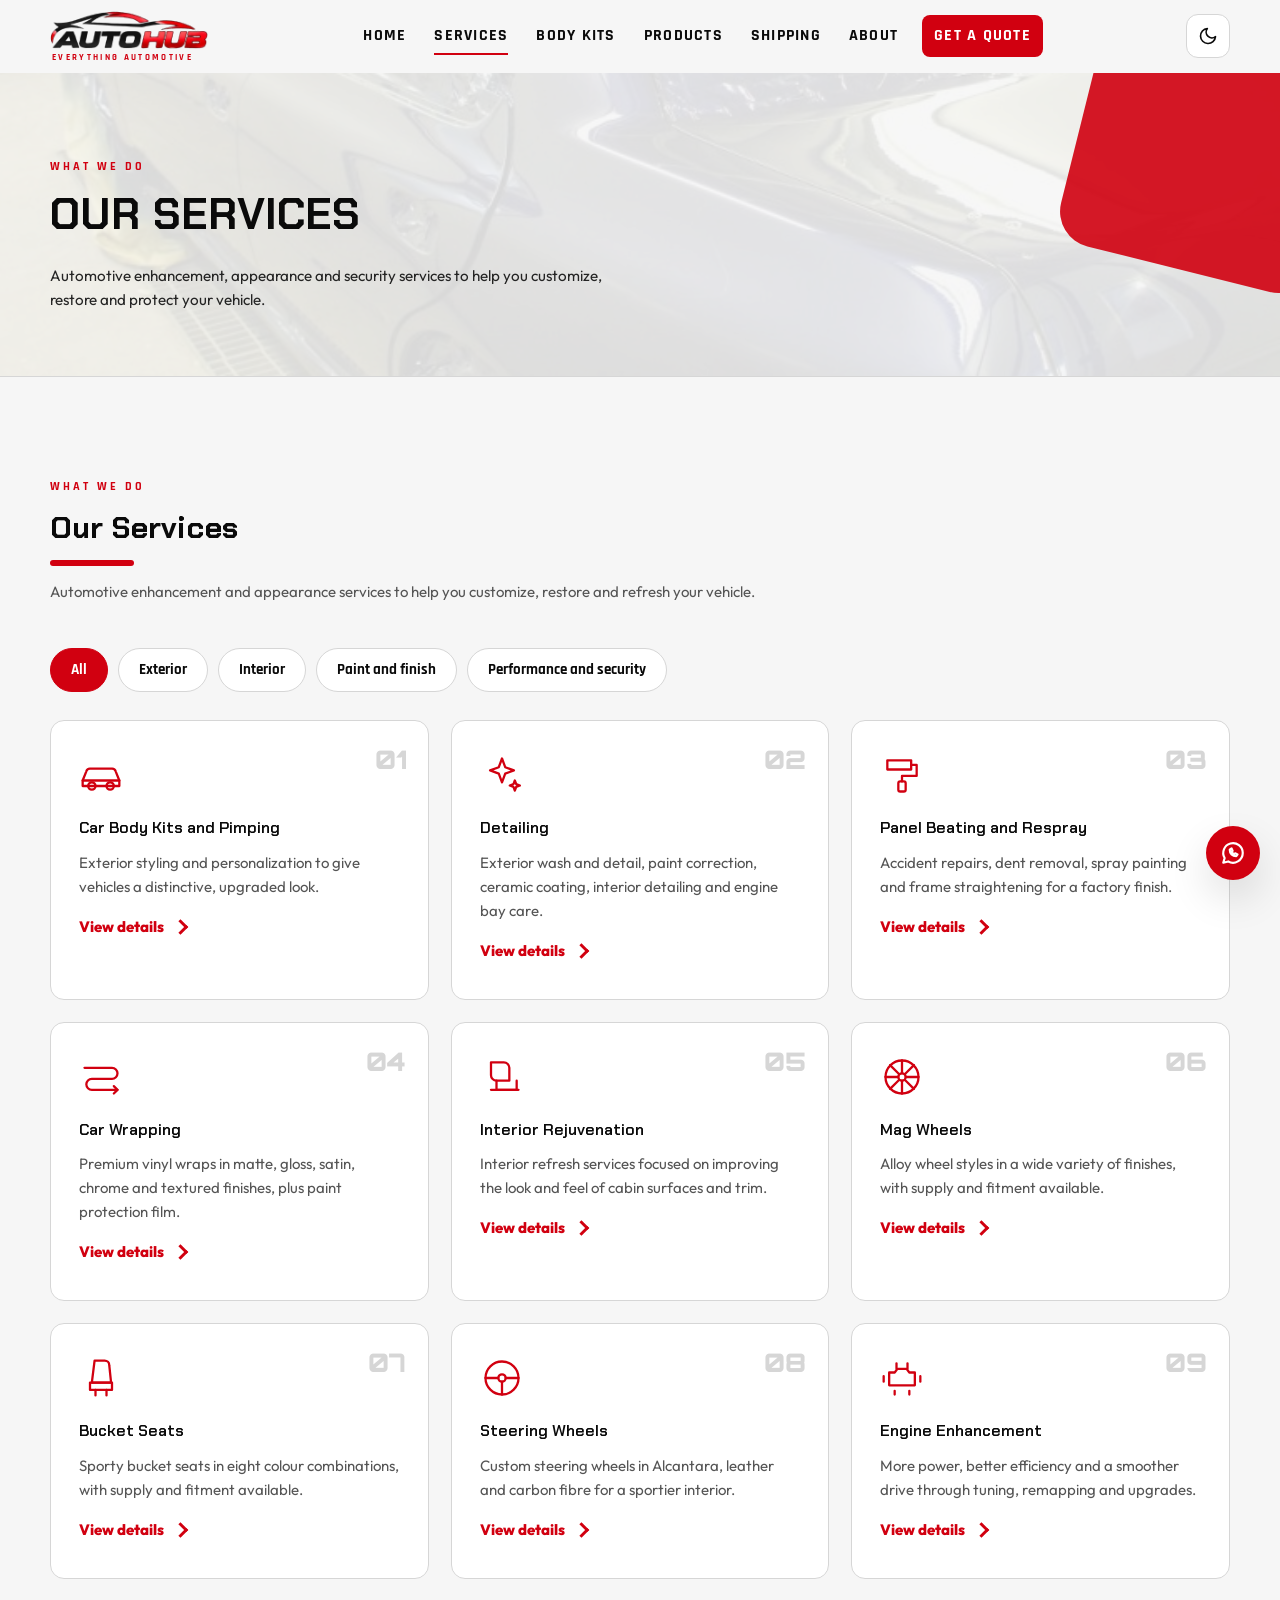
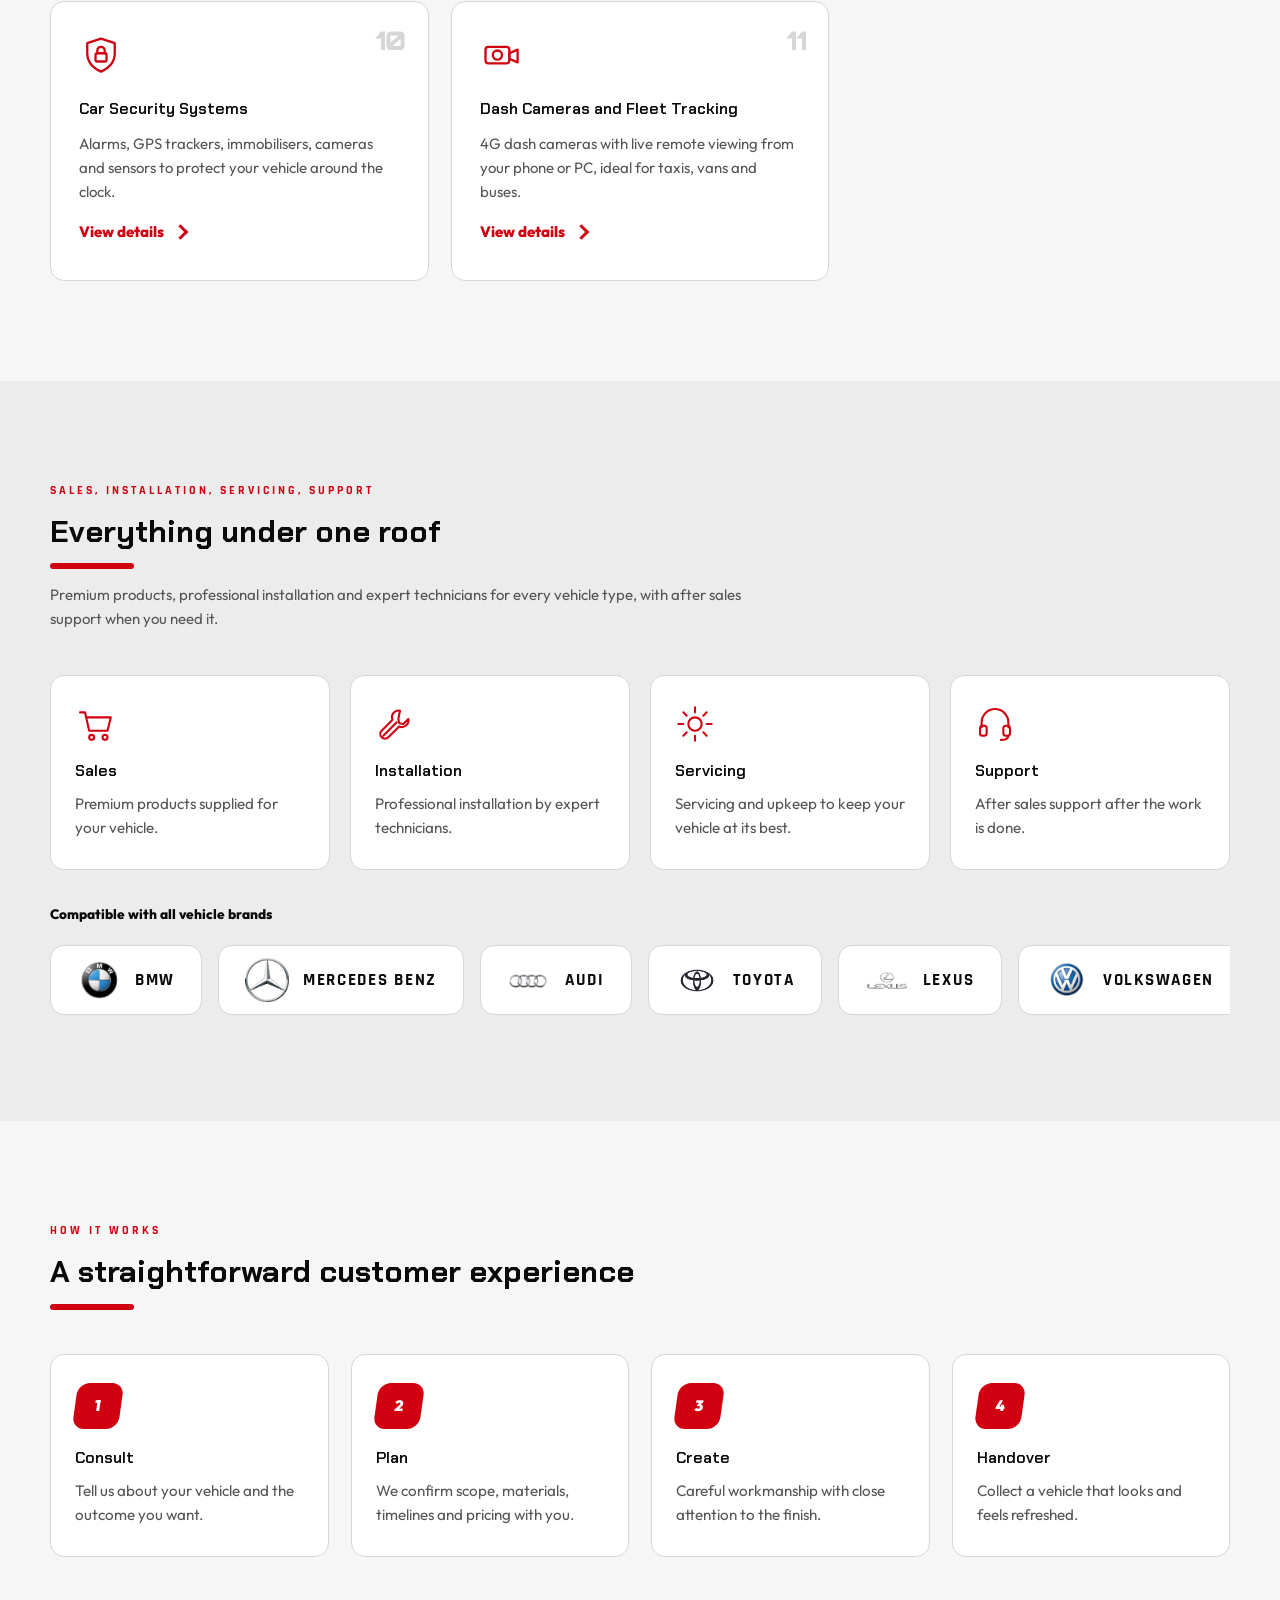
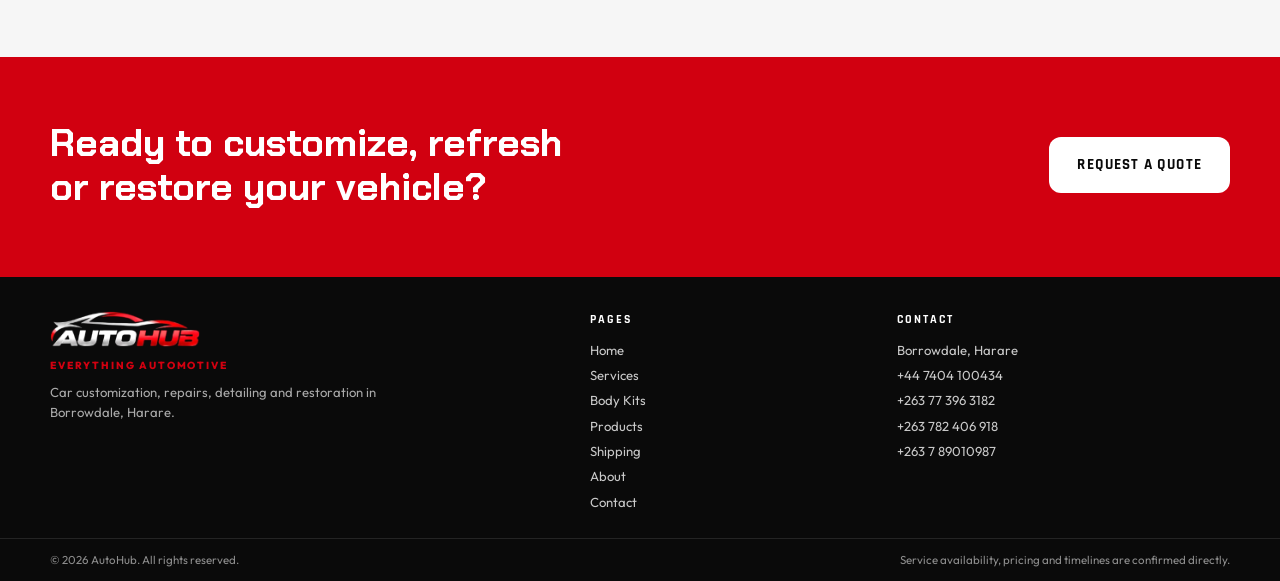
<file: services.html>
<!DOCTYPE html>
<html lang="en" data-theme="dark">
<head>
  <meta charset="UTF-8">
  <meta name="viewport" content="width=device-width, initial-scale=1">
  <title>Services | AutoHub Harare</title>
  <meta name="description" content="Body kits, detailing, panel beating and respray, car wrapping, interiors, mag wheels, bucket seats, steering wheels, engine enhancement, car security and dash cameras in Borrowdale, Harare.">
  <meta name="theme-color" content="#0a0a0a">
  <link rel="icon" href="images/logo.png">
  <link rel="stylesheet" href="styles.css">
  <script>
    /* Set theme before paint to avoid a flash */
    (function () {
      try {
        var saved = localStorage.getItem("autohubTheme");
        var prefersLight = window.matchMedia("(prefers-color-scheme: light)").matches;
        document.documentElement.setAttribute("data-theme", saved || (prefersLight ? "light" : "dark"));
      } catch (e) {}
    })();
  </script>
</head>
<body>
  <div class="wipe" id="wipe" aria-hidden="true"><span class="wipemark"><b>A</b><img class="wipelogo" src="images/logo.png" alt="" onload="this.parentNode.classList.add('hasimg')" onerror="this.remove()"></span></div>
<a class="skip" href="#main">Skip to content</a>
  <div class="progress" id="progress" aria-hidden="true"></div>

  <header class="header" id="header">
    <div class="wrap headerrow">
      <a class="brand" href="index.html" aria-label="AutoHub home">
        <span class="brandmark" aria-hidden="true"><b>A</b><img class="brandlogo logod" src="images/logo.png" alt="" width="168" height="40" onload="this.parentNode.classList.add('hasimg')" onerror="this.remove()"><img class="brandlogo logol" src="images/logo-light.png" alt="" width="168" height="40" onload="this.parentNode.classList.add('hasimg')" onerror="this.remove()"></span>
        <span class="brandtext"><strong>AUTOHUB</strong><small>Everything Automotive</small></span>
      </a>

      <nav class="nav" id="nav" aria-label="Main navigation">
        <a href="index.html" class="navlink">Home</a>
        <a href="services.html" class="navlink">Services</a>
        <a href="bodykits.html" class="navlink">Body Kits</a>
        <a href="products.html" class="navlink">Products</a>
        <a href="shipping.html" class="navlink">Shipping</a>
        <a href="about.html" class="navlink">About</a>
        <a href="contact.html" class="navlink navcta">Get a Quote</a>
      </nav>

      <div class="headeractions">
        <button class="iconbtn" id="themeToggle" type="button" aria-label="Switch to light mode" aria-pressed="false">
          <svg class="iconsun" viewBox="0 0 24 24" width="20" height="20" fill="none" stroke="currentColor" stroke-width="2" stroke-linecap="round" aria-hidden="true"><circle cx="12" cy="12" r="4"/><path d="M12 2v2M12 20v2M4.9 4.9l1.4 1.4M17.7 17.7l1.4 1.4M2 12h2M20 12h2M4.9 19.1l1.4-1.4M17.7 6.3l1.4-1.4"/></svg>
          <svg class="iconmoon" viewBox="0 0 24 24" width="20" height="20" fill="none" stroke="currentColor" stroke-width="2" stroke-linecap="round" stroke-linejoin="round" aria-hidden="true"><path d="M21 12.8A9 9 0 1 1 11.2 3a7 7 0 0 0 9.8 9.8z"/></svg>
        </button>
        <button class="iconbtn burger" id="burger" type="button" aria-label="Open menu" aria-expanded="false" aria-controls="nav">
          <span></span><span></span><span></span>
        </button>
      </div>
    </div>
  </header>

  <main id="main">
    <section class="pagehero ph-paint">
      <div class="wrap">
        <p class="eyebrow reveal">What we do</p>
        <h1 class="reveal">Our Services</h1>
        <p class="lead reveal">Automotive enhancement, appearance and security services to help you customize, restore and protect your vehicle.</p>
      </div>
    </section>

    <section class="section" id="services">
      <div class="wrap">
        <header class="sechead reveal">
          <p class="eyebrow">What we do</p>
          <h2>Our Services</h2>
          <p>Automotive enhancement and appearance services to help you customize, restore and refresh your vehicle.</p>
        </header>

        <div class="filters reveal" role="group" aria-label="Filter services">
          <button class="chip active" type="button" data-filter="all">All</button>
          <button class="chip" type="button" data-filter="exterior">Exterior</button>
          <button class="chip" type="button" data-filter="interior">Interior</button>
          <button class="chip" type="button" data-filter="finish">Paint and finish</button>
          <button class="chip" type="button" data-filter="tech">Performance and security</button>
        </div>

        <div class="cards" id="cards">
          <article class="card reveal" data-cat="exterior">
            <span class="cardnum">01</span>
            <svg viewBox="0 0 48 48" width="44" height="44" fill="none" stroke="currentColor" stroke-width="2.5" stroke-linecap="round" stroke-linejoin="round" aria-hidden="true"><path d="M4 30l4-10a4 4 0 0 1 4-3h24a4 4 0 0 1 4 3l4 10v6H4z"/><circle cx="14" cy="36" r="4"/><circle cx="34" cy="36" r="4"/><path d="M4 30h40"/></svg>
            <h3>Car Body Kits and Pimping</h3>
            <p>Exterior styling and personalization to give vehicles a distinctive, upgraded look.</p>
          </article>
          <article class="card reveal" data-cat="finish">
            <span class="cardnum">02</span>
            <svg viewBox="0 0 48 48" width="44" height="44" fill="none" stroke="currentColor" stroke-width="2.5" stroke-linecap="round" stroke-linejoin="round" aria-hidden="true"><path d="M24 6l3.5 9.5L37 19l-9.5 3.5L24 32l-3.5-9.5L11 19l9.5-3.5z"/><path d="M38 30l1.5 4 4 1.5-4 1.5L38 41l-1.5-4-4-1.5 4-1.5z"/></svg>
            <h3>Detailing</h3>
            <p>Exterior wash and detail, paint correction, ceramic coating, interior detailing and engine bay care.</p>
          </article>
          <article class="card reveal" data-cat="finish">
            <span class="cardnum">03</span>
            <svg viewBox="0 0 48 48" width="44" height="44" fill="none" stroke="currentColor" stroke-width="2.5" stroke-linecap="round" stroke-linejoin="round" aria-hidden="true"><path d="M8 8h26v10H8z"/><path d="M34 13h6v12H24v6"/><rect x="20" y="31" width="8" height="11" rx="2"/></svg>
            <h3>Panel Beating and Respray</h3>
            <p>Accident repairs, dent removal, spray painting and frame straightening for a factory finish.</p>
          </article>
          <article class="card reveal" data-cat="exterior">
            <span class="cardnum">04</span>
            <svg viewBox="0 0 48 48" width="44" height="44" fill="none" stroke="currentColor" stroke-width="2.5" stroke-linecap="round" stroke-linejoin="round" aria-hidden="true"><path d="M6 14h30a6 6 0 0 1 0 12H14a6 6 0 0 0 0 12h28"/><path d="M38 34l4 4-4 4"/></svg>
            <h3>Car Wrapping</h3>
            <p>Premium vinyl wraps in matte, gloss, satin, chrome and textured finishes, plus paint protection film.</p>
          </article>
          <article class="card reveal" data-cat="interior">
            <span class="cardnum">05</span>
            <svg viewBox="0 0 48 48" width="44" height="44" fill="none" stroke="currentColor" stroke-width="2.5" stroke-linecap="round" stroke-linejoin="round" aria-hidden="true"><path d="M12 8h14a6 6 0 0 1 6 6v14H18a6 6 0 0 1-6-6z"/><path d="M18 28v10h22V28"/><path d="M12 38h30"/></svg>
            <h3>Interior Rejuvenation</h3>
            <p>Interior refresh services focused on improving the look and feel of cabin surfaces and trim.</p>
          </article>
          <article class="card reveal" data-cat="exterior">
            <span class="cardnum">06</span>
            <svg viewBox="0 0 48 48" width="44" height="44" fill="none" stroke="currentColor" stroke-width="2.5" stroke-linecap="round" stroke-linejoin="round" aria-hidden="true"><circle cx="24" cy="24" r="18"/><circle cx="24" cy="24" r="4"/><path d="M24 6v14M24 28v14M6 24h14M28 24h14M11 11l10 10M27 27l10 10M37 11L27 21M21 27L11 37"/></svg>
            <h3>Mag Wheels</h3>
            <p>Alloy wheel styles in a wide variety of finishes, with supply and fitment available.</p>
          </article>
          <article class="card reveal" data-cat="interior">
            <span class="cardnum">07</span>
            <svg viewBox="0 0 48 48" width="44" height="44" fill="none" stroke="currentColor" stroke-width="2.5" stroke-linecap="round" stroke-linejoin="round" aria-hidden="true"><path d="M17 5h11a5 5 0 0 1 5 5l2 19H14z"/><path d="M12 29h24v8H12z"/><path d="M18 37v6M30 37v6"/></svg>
            <h3>Bucket Seats</h3>
            <p>Sporty bucket seats in eight colour combinations, with supply and fitment available.</p>
          </article>
          <article class="card reveal" data-cat="interior">
            <span class="cardnum">08</span>
            <svg viewBox="0 0 48 48" width="44" height="44" fill="none" stroke="currentColor" stroke-width="2.5" stroke-linecap="round" stroke-linejoin="round" aria-hidden="true"><circle cx="24" cy="24" r="18"/><circle cx="24" cy="24" r="4"/><path d="M6 24h14M28 24h14M24 28v14"/></svg>
            <h3>Steering Wheels</h3>
            <p>Custom steering wheels in Alcantara, leather and carbon fibre for a sportier interior.</p>
          </article>
          <article class="card reveal" data-cat="tech">
            <span class="cardnum">09</span>
            <svg viewBox="0 0 48 48" width="44" height="44" fill="none" stroke="currentColor" stroke-width="2.5" stroke-linecap="round" stroke-linejoin="round" aria-hidden="true"><path d="M10 18h6l3-4h10l3 4h6v14H10z"/><path d="M4 22v6M44 22v6M18 8v6M30 8v6M16 38v4M32 38v4"/></svg>
            <h3>Engine Enhancement</h3>
            <p>More power, better efficiency and a smoother drive through tuning, remapping and upgrades.</p>
          </article>
          <article class="card reveal" data-cat="tech">
            <span class="cardnum">10</span>
            <svg viewBox="0 0 48 48" width="44" height="44" fill="none" stroke="currentColor" stroke-width="2.5" stroke-linecap="round" stroke-linejoin="round" aria-hidden="true"><path d="M24 5l15 5v11c0 9-6 16-15 20C15 37 9 30 9 21V10z"/><rect x="18" y="21" width="12" height="9" rx="2"/><path d="M20 21v-3a4 4 0 0 1 8 0v3"/></svg>
            <h3>Car Security Systems</h3>
            <p>Alarms, GPS trackers, immobilisers, cameras and sensors to protect your vehicle around the clock.</p>
          </article>
          <article class="card reveal" data-cat="tech">
            <span class="cardnum">11</span>
            <svg viewBox="0 0 48 48" width="44" height="44" fill="none" stroke="currentColor" stroke-width="2.5" stroke-linecap="round" stroke-linejoin="round" aria-hidden="true"><rect x="6" y="14" width="26" height="18" rx="3"/><path d="M32 21l9-4v14l-9-4z"/><circle cx="19" cy="23" r="5"/></svg>
            <h3>Dash Cameras and Fleet Tracking</h3>
            <p>4G dash cameras with live remote viewing from your phone or PC, ideal for taxis, vans and buses.</p>
          </article>
        </div>
      </div>
    </section>

    <section class="section alt" id="support">
      <div class="wrap">
        <header class="sechead reveal">
          <p class="eyebrow">Sales, installation, servicing, support</p>
          <h2>Everything under one roof</h2>
          <p>Premium products, professional installation and expert technicians for every vehicle type, with after sales support when you need it.</p>
        </header>
        <div class="packgrid">
          <div class="pack reveal"><svg viewBox="0 0 48 48" width="40" height="40" fill="none" stroke="currentColor" stroke-width="2.5" stroke-linecap="round" stroke-linejoin="round" aria-hidden="true"><path d="M6 10h6l5 22h22l4-16H14"/><circle cx="20" cy="40" r="3"/><circle cx="36" cy="40" r="3"/></svg><h3>Sales</h3><p>Premium products supplied for your vehicle.</p></div>
          <div class="pack reveal"><svg viewBox="0 0 48 48" width="40" height="40" fill="none" stroke="currentColor" stroke-width="2.5" stroke-linecap="round" stroke-linejoin="round" aria-hidden="true"><path d="M10 38l16-16M30 8a8 8 0 0 0-9 11L8 32a4 4 0 0 0 8 8l13-13a8 8 0 0 0 11-9l-6 6-5-1-1-5z"/></svg><h3>Installation</h3><p>Professional installation by expert technicians.</p></div>
          <div class="pack reveal"><svg viewBox="0 0 48 48" width="40" height="40" fill="none" stroke="currentColor" stroke-width="2.5" stroke-linecap="round" stroke-linejoin="round" aria-hidden="true"><circle cx="24" cy="24" r="8"/><path d="M24 4v6M24 38v6M4 24h6M38 24h6M10 10l4 4M34 34l4 4M38 10l-4 4M14 34l-4 4"/></svg><h3>Servicing</h3><p>Servicing and upkeep to keep your vehicle at its best.</p></div>
          <div class="pack reveal"><svg viewBox="0 0 48 48" width="40" height="40" fill="none" stroke="currentColor" stroke-width="2.5" stroke-linecap="round" stroke-linejoin="round" aria-hidden="true"><path d="M8 28v-6a16 16 0 0 1 32 0v6"/><rect x="6" y="26" width="8" height="12" rx="3"/><rect x="34" y="26" width="8" height="12" rx="3"/><path d="M40 38c0 4-4 5-9 5"/></svg><h3>Support</h3><p>After sales support after the work is done.</p></div>
        </div>

        <div class="brandbox reveal">
          <p class="small pmlabel">Compatible with all vehicle brands</p>
          <!-- OLD brand marquee with drawn SVG logos, kept for reference
          <div class="brandmarquee" role="group" aria-label="Compatible vehicle brands">
            <div class="brandtrack">
              <div class="bmset"><span class="bm"><svg viewBox="0 0 24 24" fill="currentColor" aria-hidden="true"><path d="M12 0C5.373 0 0 5.373 0 12s5.373 12 12 12 12-5.373 12-12S18.627 0 12 0zm0 .78C18.196.78 23.219 5.803 23.219 12c0 6.196-5.022 11.219-11.219 11.219C5.803 23.219.781 18.196.781 12S5.804.78 12 .78zm-.678.63c-.33.014-.66.042-.992.078l-.107 2.944a9.95 9.95 0 0 1 .71-.094l.07-1.988-.013-.137.043.13.664 1.489h.606l.664-1.488.04-.131-.01.137.07 1.988c.232.022.473.054.71.094l-.109-2.944a14.746 14.746 0 0 0-.992-.078l-.653 1.625-.023.12-.023-.12-.655-1.625zm6.696 1.824l-1.543 2.428c.195.15.452.371.617.522l1.453-.754.092-.069-.069.094-.752 1.453c.163.175.398.458.53.63l2.43-1.544a16.135 16.135 0 0 0-.46-.568L18.777 6.44l-.105.092.078-.115.68-1.356-.48-.48-1.356.68-.115.078.091-.106 1.018-1.539c-.18-.152-.351-.291-.57-.46zM5.5 3.785c-.36.037-.638.283-1.393 1.125a18.97 18.97 0 0 0-.757.914l2.074 1.967c.687-.76.966-1.042 1.508-1.613.383-.405.6-.87.216-1.317-.208-.242-.558-.295-.85-.175l-.028.01.01-.026a.7.7 0 0 0-.243-.734.724.724 0 0 0-.537-.15zm.006.615c.136-.037.277.06.308.2.032.14-.056.272-.154.382-.22.25-1.031 1.098-1.031 1.098l-.402-.383c.417-.51.861-.974 1.062-1.158a.55.55 0 0 1 .217-.139zM12 4.883a7.114 7.114 0 0 0-7.08 6.388v.002a7.122 7.122 0 0 0 8.516 7.697 7.112 7.112 0 0 0 5.68-6.97A7.122 7.122 0 0 0 12 4.885v-.002zm-5.537.242c.047 0 .096.013.14.043.088.059.128.16.106.26-.026.119-.125.231-.205.318l-1.045 1.12-.42-.4s.787-.832 1.045-1.099c.102-.106.168-.17.238-.205a.331.331 0 0 1 .14-.037zM12 5.818A6.175 6.175 0 0 1 18.182 12H12v6.182A6.175 6.175 0 0 1 5.818 12H12V5.818Z"/></svg><b>BMW</b></span><span class="bm"><svg viewBox="0 0 24 24" fill="none" stroke="currentColor" stroke-width="1.8" stroke-linecap="round" stroke-linejoin="round" aria-hidden="true"><circle cx="12" cy="12" r="10"/><path d="M12 2.5V12M12 12l-8.2 4.8M12 12l8.2 4.8"/></svg><b>Mercedes Benz</b></span><span class="bm"><svg viewBox="0 0 24 24" fill="currentColor" aria-hidden="true"><path d="M19.848,7.848c-0.992,0-1.902,0.348-2.616,0.928c-0.714-0.58-1.624-0.928-2.616-0.928 c-0.992,0-1.902,0.348-2.616,0.928c-0.714-0.58-1.624-0.928-2.616-0.928c-0.992,0-1.902,0.348-2.616,0.928 c-0.714-0.58-1.624-0.928-2.616-0.928C1.859,7.848,0,9.707,0,12s1.859,4.152,4.152,4.152c0.992,0,1.902-0.348,2.616-0.928 c0.714,0.58,1.624,0.928,2.616,0.928c0.992,0,1.902-0.348,2.616-0.928c0.714,0.58,1.624,0.928,2.616,0.928 c0.992,0,1.902-0.348,2.616-0.928c0.714,0.58,1.624,0.928,2.616,0.928C22.141,16.152,24,14.293,24,12S22.141,7.848,19.848,7.848z M17.232,13.866c-0.376-0.526-0.598-1.17-0.598-1.866c0-0.696,0.222-1.34,0.598-1.866c0.376,0.526,0.598,1.17,0.598,1.866 C17.83,12.696,17.608,13.34,17.232,13.866z M12,13.866c-0.376-0.526-0.598-1.17-0.598-1.866c0-0.696,0.222-1.34,0.598-1.866 c0.376,0.526,0.598,1.17,0.598,1.866C12.598,12.696,12.376,13.34,12,13.866z M6.768,13.866C6.392,13.34,6.17,12.696,6.17,12 c0-0.696,0.222-1.34,0.598-1.866C7.144,10.66,7.366,11.304,7.366,12C7.366,12.696,7.144,13.34,6.768,13.866z M0.938,12 c0-1.775,1.439-3.214,3.214-3.214c0.736,0,1.414,0.248,1.956,0.665C5.56,10.154,5.232,11.039,5.232,12 c0,0.961,0.328,1.846,0.876,2.549c-0.542,0.416-1.22,0.665-1.956,0.665C2.377,15.214,0.938,13.775,0.938,12z M7.428,14.549 C7.976,13.846,8.304,12.961,8.304,12c0-0.961-0.328-1.846-0.876-2.549c0.542-0.416,1.22-0.665,1.956-0.665 c0.736,0,1.414,0.248,1.956,0.665c-0.549,0.704-0.876,1.588-0.876,2.549c0,0.961,0.328,1.846,0.876,2.549 c-0.542,0.416-1.22,0.665-1.956,0.665C8.648,15.214,7.97,14.966,7.428,14.549z M12.66,14.549c0.549-0.704,0.876-1.588,0.876-2.549 c0-0.961-0.328-1.846-0.876-2.55c0.542-0.416,1.22-0.665,1.956-0.665s1.414,0.248,1.956,0.665 c-0.549,0.704-0.876,1.588-0.876,2.549c0,0.961,0.328,1.846,0.876,2.549c-0.542,0.416-1.22,0.665-1.956,0.665 C13.88,15.214,13.202,14.966,12.66,14.549z M19.848,15.214c-0.736,0-1.414-0.248-1.956-0.665c0.548-0.704,0.876-1.588,0.876-2.549 c0-0.961-0.328-1.846-0.876-2.549c0.542-0.416,1.22-0.665,1.956-0.665c1.775,0,3.214,1.439,3.214,3.214 S21.623,15.214,19.848,15.214z"/></svg><b>Audi</b></span><span class="bm"><svg viewBox="0 0 24 24" fill="currentColor" aria-hidden="true"><path d="M12 3.848C5.223 3.848 0 7.298 0 12c0 4.702 5.224 8.152 12 8.152S24 16.702 24 12c0-4.702-5.223-8.152-12-8.152zm7.334 3.839c0 1.08-1.725 1.913-4.488 2.246-.26-2.58-1.005-4.279-1.963-4.913 2.948.184 6.45 1.227 6.45 2.667zM12 16.401c-.96 0-1.746-1.5-1.808-4.389.577.047 1.18.072 1.808.072.628 0 1.23-.025 1.807-.072-.061 2.89-.847 4.389-1.807 4.389zm0-6.308c-.59 0-1.155-.019-1.69-.054.261-1.728.92-3.15 1.69-3.15.77 0 1.428 1.422 1.689 3.15-.535.034-1.099.054-1.689.054zm-.882-5.075c-.956.633-1.706 2.333-1.964 4.915C6.391 9.6 4.665 8.767 4.665 7.687c0-1.44 3.504-2.49 6.453-2.669zM2.037 11.68a5.265 5.265 0 011.048-3.164c.27 1.547 2.522 2.881 5.972 3.37V12c0 3.772.879 6.203 2.087 6.97-5.107-.321-9.107-3.48-9.107-7.29zm10.823 7.29c1.207-.767 2.087-3.198 2.087-6.97v-.115c3.447-.488 5.704-1.826 5.972-3.37a5.26 5.26 0 011.049 3.165c-.004 3.81-4.008 6.969-9.109 7.29z"/></svg><b>Toyota</b></span><span class="bm"><svg viewBox="0 0 24 24" fill="none" stroke="currentColor" stroke-width="1.8" stroke-linecap="round" stroke-linejoin="round" aria-hidden="true"><ellipse cx="12" cy="12" rx="10.5" ry="7.5"/><path d="M9.5 6.5c.7 5 1.7 8 7.5 9"/></svg><b>Lexus</b></span><span class="bm"><svg viewBox="0 0 24 24" fill="currentColor" aria-hidden="true"><path d="M12 0C5.36 0 0 5.36 0 12S5.36 24 12 24 24 18.64 24 12 18.64 0 12 0M12 1.41C13.2 1.41 14.36 1.63 15.43 2L12.13 9.13C12.09 9.17 12.09 9.26 12 9.26S11.91 9.17 11.87 9.13L8.57 2C9.64 1.63 10.8 1.42 12 1.42M6.9 2.74L10.72 10.97C10.8 11.14 10.89 11.19 11 11.19H13C13.12 11.19 13.2 11.14 13.29 10.97L17.06 2.74C18.64 3.64 20 4.93 20.96 6.47L15.6 16.84C15.56 16.93 15.5 16.97 15.47 16.97C15.39 16.97 15.39 16.89 15.34 16.84L13.29 12.3C13.2 12.13 13.12 12.09 13 12.09H11C10.89 12.09 10.8 12.13 10.71 12.3L8.66 16.84C8.61 16.89 8.62 16.97 8.53 16.97C8.44 16.97 8.44 16.89 8.4 16.84L3 6.47C3.94 4.93 5.32 3.64 6.9 2.74M2.06 8.53L8.23 20.53C8.31 20.7 8.4 20.83 8.62 20.83C8.83 20.83 8.91 20.7 9 20.53L11.87 14.14C11.91 14.06 11.96 14 12 14C12.09 14 12.09 14.1 12.13 14.14L15.04 20.53C15.13 20.7 15.21 20.83 15.43 20.83C15.64 20.83 15.73 20.7 15.81 20.53L22 8.53C22.37 9.6 22.59 10.76 22.59 12C22.54 17.79 17.79 22.59 12 22.59C6.21 22.59 1.46 17.79 1.46 12C1.46 10.8 1.67 9.65 2.06 8.53Z"/></svg><b>Volkswagen</b></span><span class="bm"><svg viewBox="0 0 24 24" fill="currentColor" aria-hidden="true"><path d="M20.576 14.955l-.01.028c-1.247 3.643-4.685 6.086-8.561 6.086-3.876 0-7.32-2.448-8.562-6.09l-.01-.029H.71v.329l1.133.133c.7.08.847.39 1.038.78l.048.096c1.638 3.495 5.204 5.752 9.08 5.752 3.877 0 7.443-2.257 9.081-5.747l.048-.095c.19-.39.338-.7 1.038-.781l1.134-.134v-.328zM3.443 9.012c1.247-3.643 4.686-6.09 8.562-6.09 3.876 0 7.319 2.447 8.562 6.09l.01.028h2.728v-.328l-1.134-.133c-.7-.081-.847-.39-1.038-.781l-.047-.096C19.448 4.217 15.88 1.96 12.005 1.96c-3.881 0-7.443 2.257-9.081 5.752l-.048.095c-.19.39-.338.7-1.038.781l-1.133.133v.329h2.724zm13.862 1.586l-1.743 2.795h.752l.31-.5h2.033l.31.5h.747l-1.743-2.795zm1.033 1.766h-1.395l.7-1.124zm2.81-1.066l2.071 2.095H24v-2.795h-.614v2.085l-2.062-2.085h-.795v2.795h.619zM0 13.393h.619v-2.095l2.076 2.095h.781v-2.795h-.619v2.085L.795 10.598H0zm4.843-2.795h.619v2.795h-.62zm4.486 2.204c-.02.005-.096.005-.124.005H6.743v.572h2.5c.019 0 .167 0 .195-.005.51-.048.743-.472.743-.843 0-.381-.243-.79-.705-.833-.09-.01-.166-.01-.2-.01H7.643a.83.83 0 0 1-.181-.014c-.129-.034-.176-.148-.176-.243 0-.086.047-.2.18-.238a.68.68 0 0 1 .172-.014h2.357v-.562H7.6c-.1 0-.176.004-.238.014a.792.792 0 0 0-.695.805c0 .343.214.743.685.81.086.009.205.009.258.009H9.2c.029 0 .1 0 .114.005.181.023.243.157.243.276a.262.262 0 0 1-.228.266zm4.657 0c-.02.005-.096.005-.129.005H11.4v.572h2.5c.019 0 .167 0 .195-.005.51-.048.743-.472.743-.843 0-.381-.243-.79-.705-.833-.09-.01-.166-.01-.2-.01H12.3a.83.83 0 0 1-.181-.014c-.129-.034-.176-.148-.176-.243 0-.086.047-.2.18-.238a.68.68 0 0 1 .172-.014h2.357v-.562h-2.395c-.1 0-.176.004-.238.014a.792.792 0 0 0-.695.805c0 .343.214.743.686.81.085.009.204.009.257.009h1.59c.029 0 .1 0 .114.005.181.023.243.157.243.276a.267.267 0 0 1-.228.266Z"/></svg><b>Nissan</b></span><span class="bm"><svg viewBox="0 0 24 24" fill="currentColor" aria-hidden="true"><path d="M23.902 6.87c-.33-3.218-2.47-3.895-4.354-4.204-.946-.16-2.63-.3-3.716-.34-.946-.06-3.168-.09-3.835-.09-.657 0-2.89.03-3.835.09-1.076.04-2.77.18-3.716.34C2.563 2.985.42 3.66.092 6.87c-.08.877-.1 2.023-.09 3.248.03 2.031.2 3.406.3 4.363.07.657.338 2.62.687 3.636.478 1.395.916 1.803 1.424 2.222.937.757 2.471.996 2.79 1.056 1.733.31 5.24.368 6.784.368 1.544 0 5.05-.05 6.784-.368.329-.06 1.863-.29 2.79-1.056.508-.419.946-.827 1.424-2.222.35-1.016.628-2.979.698-3.636.1-.957.279-2.332.299-4.363.04-1.225.01-2.371-.08-3.248m-1.176 5.4c-.19 2.57-.418 4.104-.747 5.22-.29.976-.637 1.623-1.165 2.092-.867.787-2.063.956-2.76 1.056-1.514.23-4.055.3-6.057.3-2.002 0-4.543-.08-6.057-.3-.697-.1-1.893-.269-2.76-1.056-.518-.469-.876-1.126-1.155-2.093-.329-1.105-.558-2.65-.747-5.22-.11-1.543-.09-4.054.08-5.4.258-2.011 1.255-3.018 3.387-3.396.996-.18 2.34-.31 3.606-.37 1.016-.07 2.7-.1 3.636-.09.936-.01 2.62.03 3.636.09 1.275.06 2.61.19 3.606.37 2.142.378 3.139 1.395 3.388 3.397.199 1.345.229 3.856.11 5.4m-5.202-8.39c-.548 2.462-.767 3.588-1.216 5.37-.428 1.715-.767 3.298-1.335 4.065-.587.777-1.365.947-1.893 1.006-.279.03-.478.04-1.066.05-.596 0-.796-.02-1.075-.05-.528-.06-1.315-.229-1.892-1.006-.578-.767-.907-2.35-1.335-4.064-.47-1.773-.678-2.91-1.236-5.37 0 0-.548.02-.797.04-.329.02-.588.05-.867.09.343 5.372.692 11.079 1.126 16.13a21.983 21.983 0 002.39.169c.33-1.266.748-3.02 1.207-3.767.378-.608.966-.677 1.295-.717.518-.07.956-.08 1.165-.08.2-.01.637 0 1.165.08.33.05.917.11 1.295.717.47.747.877 2.5 1.206 3.766 0 0 .358-.01 1.165-.05.41-.018.82-.058 1.226-.12.458-5.39.785-10.728 1.126-16.128-.28-.04-.538-.07-.867-.09-.23-.02-.787-.04-.787-.04z"/></svg><b>Honda</b></span><span class="bm"><svg viewBox="0 0 24 24" fill="currentColor" aria-hidden="true"><path d="M12 8.236C5.872 8.236.905 9.93.905 12.002S5.872 15.767 12 15.767c6.127 0 11.094-1.693 11.094-3.765 0-2.073-4.967-3.766-11.094-3.766zm-5.698 6.24c-.656.005-1.233-.4-1.3-1.101a1.415 1.415 0 0 1 .294-1.02c.195-.254.525-.465.804-.517.09-.017.213-.006.264.054.079.093.056.194-.023.234-.213.109-.47.295-.597.55a.675.675 0 0 0 .034.696c.263.397.997.408 1.679-.225.169-.156.32-.304.473-.48.3-.344.4-.47.8-1.024.005-.006.006-.014.004-.018-.003-.007-.009-.01-.02-.01-.267.007-.5.087-.725.255-.065.048-.159.041-.2-.021-.046-.07-.013-.163.062-.215.363-.253.76-.298 1.166-.367 0 0 .028.002.051-.03.167-.213.292-.405.47-.621.178-.22.41-.42.586-.572.246-.212.404-.283.564-.37.043-.022-.005-.049-.018-.049-.896-.168-1.827-.386-2.717-.056-.616.23-.887.718-.757 1.045.093.231.397.27.683.13a1.55 1.55 0 0 0 .611-.544c.087-.134.27-.038.171.195-.26.611-.757 1.097-1.363 1.118-.516.016-.849-.363-.848-.831.002-.924 1.03-1.532 2.11-1.622 1.301-.108 2.533.239 3.825.395.989.12 1.938.123 2.932-.106.118-.025.2.05.193.168-.01.172-.143.337-.47.516-.373.204-.763.266-1.17.27-.984.008-1.901-.376-2.85-.582.002.041.012.091-.023.117-.525.388-1 .782-1.318 1.334-.011.013-.005.025.013.024.277-.015.525-.022.783-.042.045-.004.047-.015.043-.048a.64.64 0 0 1 .2-.558c.172-.153.387-.17.53-.06.16.126.147.353.058.523a.63.63 0 0 1-.382.31s-.03.006-.026.034c.006.043.2.151.217.18.017.027.008.07-.021.102a.123.123 0 0 1-.095.045c-.033 0-.053-.012-.096-.035a.92.92 0 0 1-.27-.217c-.024-.031-.037-.032-.099-.029-.279.017-.714.059-1.009.096-.071.008-.082.022-.096.047-.47.775-.972 1.61-1.523 2.17-.592.6-1.083.758-1.604.762zM19.05 10.71c-.091.158-1.849 2.834-1.96 3.11-.035.088-.04.155-.004.204.092.124.297.051.425-.038.381-.262.645-.58.937-.858.017-.013.046-.018.065 0 .043.04.106.091.15.137a.04.04 0 0 1 .002.057 5.873 5.873 0 0 1-.904.911c-.47.364-.939.457-1.172.224a.508.508 0 0 1-.14-.316c-.002-.057-.031-.06-.058-.034-.278.275-.76.579-1.198.362-.366-.18-.451-.618-.383-.986.001-.008-.006-.06-.051-.03a1.28 1.28 0 0 1-.3.162.853.853 0 0 1-.366.077.518.518 0 0 1-.451-.253.759.759 0 0 1-.095-.347c-.001-.011-.017-.032-.033-.005-.3.457-.579.899-.875 1.363-.016.022-.03.036-.06.037l-.587.001c-.036 0-.053-.028-.034-.063.104-.2.674-1.03 1.06-1.736.107-.194.085-.294.019-.337-.083-.054-.248.027-.387.133-.379.287-.697.735-.859.935-.095.117-.185.291-.433.56-.391.425-.91.669-1.408.5a.848.848 0 0 1-.546-.58c-.015-.052-.044-.066-.073-.032-.08.1-.245.249-.383.342-.015.011-.052.033-.084.017a.851.851 0 0 1-.152-.199.07.07 0 0 1 .016-.08c.197-.173.305-.271.391-.38.064-.08.113-.17.17-.315.12-.302.393-.866.938-1.158a1.81 1.81 0 0 1 .652-.219c.1-.01.183.002.213.08.011.033.039.105.056.158.011.032.003.057-.035.071-.32.122-.643.311-.865.61-.253.338-.321.746-.152.98.123.17.322.2.514.139.29-.092.538-.363.666-.663.138-.329.16-.717.058-1.059-.016-.059-.001-.104.037-.136.077-.063.184-.112.215-.128a.14.14 0 0 1 .182.045c.106.157.163.378.17.607.006.049.026.05.05.025.19-.202.366-.418.568-.58.185-.147.422-.267.643-.262.286.006.428.2.419.546-.001.044.03.04.051.011a1.19 1.19 0 0 1 .24-.264c.198-.163.4-.236.611-.222.26.02.468.257.425.527a.53.53 0 0 1-.281.406.362.362 0 0 1-.405-.044.336.336 0 0 1-.096-.322c.005-.025-.027-.048-.054-.02-.254.264-.273.606-.107.76.183.17.458.056.658-.075.366-.239.65-.563.979-.813.218-.166.467-.314.746-.351a.87.87 0 0 1 .454.052c.2.081.326.25.342.396.004.043.036.048.063.01.158-.246 1.005-1.517 1.075-1.65.02-.041.044-.047.089-.047h.606c.035 0 .051.02.036.047zm-2.32 2.204a.053.053 0 0 0-.003.04c.003.02.03.04.056.05.01.003.015.01.004.032-.075.16-.143.252-.237.391a1.472 1.472 0 0 1-.3.325c-.178.147-.424.307-.628.2-.09-.047-.13-.174-.127-.276.004-.288.132-.584.369-.875.288-.355.607-.539.816-.438.216.103.148.354.05.55zm-5.949-1.881a.398.398 0 0 1 .132-.345c.057-.05.133-.062.18-.022.052.045.027.157-.026.234a.43.43 0 0 1-.245.177c-.018.004-.034-.004-.041-.044zM12 7.5C5.34 7.5 0 9.497 0 12c0 2.488 5.383 4.5 12 4.5s12-2.02 12-4.5-5.383-4.5-12-4.5zm0 8.608C5.649 16.108.5 14.27.5 12.002.5 9.733 5.65 7.895 12 7.895s11.498 1.838 11.498 4.107c0 2.268-5.148 4.106-11.498 4.106z"/></svg><b>Ford</b></span></div>
              <div class="bmset" aria-hidden="true"><span class="bm"><svg viewBox="0 0 24 24" fill="currentColor" aria-hidden="true"><path d="M12 0C5.373 0 0 5.373 0 12s5.373 12 12 12 12-5.373 12-12S18.627 0 12 0zm0 .78C18.196.78 23.219 5.803 23.219 12c0 6.196-5.022 11.219-11.219 11.219C5.803 23.219.781 18.196.781 12S5.804.78 12 .78zm-.678.63c-.33.014-.66.042-.992.078l-.107 2.944a9.95 9.95 0 0 1 .71-.094l.07-1.988-.013-.137.043.13.664 1.489h.606l.664-1.488.04-.131-.01.137.07 1.988c.232.022.473.054.71.094l-.109-2.944a14.746 14.746 0 0 0-.992-.078l-.653 1.625-.023.12-.023-.12-.655-1.625zm6.696 1.824l-1.543 2.428c.195.15.452.371.617.522l1.453-.754.092-.069-.069.094-.752 1.453c.163.175.398.458.53.63l2.43-1.544a16.135 16.135 0 0 0-.46-.568L18.777 6.44l-.105.092.078-.115.68-1.356-.48-.48-1.356.68-.115.078.091-.106 1.018-1.539c-.18-.152-.351-.291-.57-.46zM5.5 3.785c-.36.037-.638.283-1.393 1.125a18.97 18.97 0 0 0-.757.914l2.074 1.967c.687-.76.966-1.042 1.508-1.613.383-.405.6-.87.216-1.317-.208-.242-.558-.295-.85-.175l-.028.01.01-.026a.7.7 0 0 0-.243-.734.724.724 0 0 0-.537-.15zm.006.615c.136-.037.277.06.308.2.032.14-.056.272-.154.382-.22.25-1.031 1.098-1.031 1.098l-.402-.383c.417-.51.861-.974 1.062-1.158a.55.55 0 0 1 .217-.139zM12 4.883a7.114 7.114 0 0 0-7.08 6.388v.002a7.122 7.122 0 0 0 8.516 7.697 7.112 7.112 0 0 0 5.68-6.97A7.122 7.122 0 0 0 12 4.885v-.002zm-5.537.242c.047 0 .096.013.14.043.088.059.128.16.106.26-.026.119-.125.231-.205.318l-1.045 1.12-.42-.4s.787-.832 1.045-1.099c.102-.106.168-.17.238-.205a.331.331 0 0 1 .14-.037zM12 5.818A6.175 6.175 0 0 1 18.182 12H12v6.182A6.175 6.175 0 0 1 5.818 12H12V5.818Z"/></svg><b>BMW</b></span><span class="bm"><svg viewBox="0 0 24 24" fill="none" stroke="currentColor" stroke-width="1.8" stroke-linecap="round" stroke-linejoin="round" aria-hidden="true"><circle cx="12" cy="12" r="10"/><path d="M12 2.5V12M12 12l-8.2 4.8M12 12l8.2 4.8"/></svg><b>Mercedes Benz</b></span><span class="bm"><svg viewBox="0 0 24 24" fill="currentColor" aria-hidden="true"><path d="M19.848,7.848c-0.992,0-1.902,0.348-2.616,0.928c-0.714-0.58-1.624-0.928-2.616-0.928 c-0.992,0-1.902,0.348-2.616,0.928c-0.714-0.58-1.624-0.928-2.616-0.928c-0.992,0-1.902,0.348-2.616,0.928 c-0.714-0.58-1.624-0.928-2.616-0.928C1.859,7.848,0,9.707,0,12s1.859,4.152,4.152,4.152c0.992,0,1.902-0.348,2.616-0.928 c0.714,0.58,1.624,0.928,2.616,0.928c0.992,0,1.902-0.348,2.616-0.928c0.714,0.58,1.624,0.928,2.616,0.928 c0.992,0,1.902-0.348,2.616-0.928c0.714,0.58,1.624,0.928,2.616,0.928C22.141,16.152,24,14.293,24,12S22.141,7.848,19.848,7.848z M17.232,13.866c-0.376-0.526-0.598-1.17-0.598-1.866c0-0.696,0.222-1.34,0.598-1.866c0.376,0.526,0.598,1.17,0.598,1.866 C17.83,12.696,17.608,13.34,17.232,13.866z M12,13.866c-0.376-0.526-0.598-1.17-0.598-1.866c0-0.696,0.222-1.34,0.598-1.866 c0.376,0.526,0.598,1.17,0.598,1.866C12.598,12.696,12.376,13.34,12,13.866z M6.768,13.866C6.392,13.34,6.17,12.696,6.17,12 c0-0.696,0.222-1.34,0.598-1.866C7.144,10.66,7.366,11.304,7.366,12C7.366,12.696,7.144,13.34,6.768,13.866z M0.938,12 c0-1.775,1.439-3.214,3.214-3.214c0.736,0,1.414,0.248,1.956,0.665C5.56,10.154,5.232,11.039,5.232,12 c0,0.961,0.328,1.846,0.876,2.549c-0.542,0.416-1.22,0.665-1.956,0.665C2.377,15.214,0.938,13.775,0.938,12z M7.428,14.549 C7.976,13.846,8.304,12.961,8.304,12c0-0.961-0.328-1.846-0.876-2.549c0.542-0.416,1.22-0.665,1.956-0.665 c0.736,0,1.414,0.248,1.956,0.665c-0.549,0.704-0.876,1.588-0.876,2.549c0,0.961,0.328,1.846,0.876,2.549 c-0.542,0.416-1.22,0.665-1.956,0.665C8.648,15.214,7.97,14.966,7.428,14.549z M12.66,14.549c0.549-0.704,0.876-1.588,0.876-2.549 c0-0.961-0.328-1.846-0.876-2.55c0.542-0.416,1.22-0.665,1.956-0.665s1.414,0.248,1.956,0.665 c-0.549,0.704-0.876,1.588-0.876,2.549c0,0.961,0.328,1.846,0.876,2.549c-0.542,0.416-1.22,0.665-1.956,0.665 C13.88,15.214,13.202,14.966,12.66,14.549z M19.848,15.214c-0.736,0-1.414-0.248-1.956-0.665c0.548-0.704,0.876-1.588,0.876-2.549 c0-0.961-0.328-1.846-0.876-2.549c0.542-0.416,1.22-0.665,1.956-0.665c1.775,0,3.214,1.439,3.214,3.214 S21.623,15.214,19.848,15.214z"/></svg><b>Audi</b></span><span class="bm"><svg viewBox="0 0 24 24" fill="currentColor" aria-hidden="true"><path d="M12 3.848C5.223 3.848 0 7.298 0 12c0 4.702 5.224 8.152 12 8.152S24 16.702 24 12c0-4.702-5.223-8.152-12-8.152zm7.334 3.839c0 1.08-1.725 1.913-4.488 2.246-.26-2.58-1.005-4.279-1.963-4.913 2.948.184 6.45 1.227 6.45 2.667zM12 16.401c-.96 0-1.746-1.5-1.808-4.389.577.047 1.18.072 1.808.072.628 0 1.23-.025 1.807-.072-.061 2.89-.847 4.389-1.807 4.389zm0-6.308c-.59 0-1.155-.019-1.69-.054.261-1.728.92-3.15 1.69-3.15.77 0 1.428 1.422 1.689 3.15-.535.034-1.099.054-1.689.054zm-.882-5.075c-.956.633-1.706 2.333-1.964 4.915C6.391 9.6 4.665 8.767 4.665 7.687c0-1.44 3.504-2.49 6.453-2.669zM2.037 11.68a5.265 5.265 0 011.048-3.164c.27 1.547 2.522 2.881 5.972 3.37V12c0 3.772.879 6.203 2.087 6.97-5.107-.321-9.107-3.48-9.107-7.29zm10.823 7.29c1.207-.767 2.087-3.198 2.087-6.97v-.115c3.447-.488 5.704-1.826 5.972-3.37a5.26 5.26 0 011.049 3.165c-.004 3.81-4.008 6.969-9.109 7.29z"/></svg><b>Toyota</b></span><span class="bm"><svg viewBox="0 0 24 24" fill="none" stroke="currentColor" stroke-width="1.8" stroke-linecap="round" stroke-linejoin="round" aria-hidden="true"><ellipse cx="12" cy="12" rx="10.5" ry="7.5"/><path d="M9.5 6.5c.7 5 1.7 8 7.5 9"/></svg><b>Lexus</b></span><span class="bm"><svg viewBox="0 0 24 24" fill="currentColor" aria-hidden="true"><path d="M12 0C5.36 0 0 5.36 0 12S5.36 24 12 24 24 18.64 24 12 18.64 0 12 0M12 1.41C13.2 1.41 14.36 1.63 15.43 2L12.13 9.13C12.09 9.17 12.09 9.26 12 9.26S11.91 9.17 11.87 9.13L8.57 2C9.64 1.63 10.8 1.42 12 1.42M6.9 2.74L10.72 10.97C10.8 11.14 10.89 11.19 11 11.19H13C13.12 11.19 13.2 11.14 13.29 10.97L17.06 2.74C18.64 3.64 20 4.93 20.96 6.47L15.6 16.84C15.56 16.93 15.5 16.97 15.47 16.97C15.39 16.97 15.39 16.89 15.34 16.84L13.29 12.3C13.2 12.13 13.12 12.09 13 12.09H11C10.89 12.09 10.8 12.13 10.71 12.3L8.66 16.84C8.61 16.89 8.62 16.97 8.53 16.97C8.44 16.97 8.44 16.89 8.4 16.84L3 6.47C3.94 4.93 5.32 3.64 6.9 2.74M2.06 8.53L8.23 20.53C8.31 20.7 8.4 20.83 8.62 20.83C8.83 20.83 8.91 20.7 9 20.53L11.87 14.14C11.91 14.06 11.96 14 12 14C12.09 14 12.09 14.1 12.13 14.14L15.04 20.53C15.13 20.7 15.21 20.83 15.43 20.83C15.64 20.83 15.73 20.7 15.81 20.53L22 8.53C22.37 9.6 22.59 10.76 22.59 12C22.54 17.79 17.79 22.59 12 22.59C6.21 22.59 1.46 17.79 1.46 12C1.46 10.8 1.67 9.65 2.06 8.53Z"/></svg><b>Volkswagen</b></span><span class="bm"><svg viewBox="0 0 24 24" fill="currentColor" aria-hidden="true"><path d="M20.576 14.955l-.01.028c-1.247 3.643-4.685 6.086-8.561 6.086-3.876 0-7.32-2.448-8.562-6.09l-.01-.029H.71v.329l1.133.133c.7.08.847.39 1.038.78l.048.096c1.638 3.495 5.204 5.752 9.08 5.752 3.877 0 7.443-2.257 9.081-5.747l.048-.095c.19-.39.338-.7 1.038-.781l1.134-.134v-.328zM3.443 9.012c1.247-3.643 4.686-6.09 8.562-6.09 3.876 0 7.319 2.447 8.562 6.09l.01.028h2.728v-.328l-1.134-.133c-.7-.081-.847-.39-1.038-.781l-.047-.096C19.448 4.217 15.88 1.96 12.005 1.96c-3.881 0-7.443 2.257-9.081 5.752l-.048.095c-.19.39-.338.7-1.038.781l-1.133.133v.329h2.724zm13.862 1.586l-1.743 2.795h.752l.31-.5h2.033l.31.5h.747l-1.743-2.795zm1.033 1.766h-1.395l.7-1.124zm2.81-1.066l2.071 2.095H24v-2.795h-.614v2.085l-2.062-2.085h-.795v2.795h.619zM0 13.393h.619v-2.095l2.076 2.095h.781v-2.795h-.619v2.085L.795 10.598H0zm4.843-2.795h.619v2.795h-.62zm4.486 2.204c-.02.005-.096.005-.124.005H6.743v.572h2.5c.019 0 .167 0 .195-.005.51-.048.743-.472.743-.843 0-.381-.243-.79-.705-.833-.09-.01-.166-.01-.2-.01H7.643a.83.83 0 0 1-.181-.014c-.129-.034-.176-.148-.176-.243 0-.086.047-.2.18-.238a.68.68 0 0 1 .172-.014h2.357v-.562H7.6c-.1 0-.176.004-.238.014a.792.792 0 0 0-.695.805c0 .343.214.743.685.81.086.009.205.009.258.009H9.2c.029 0 .1 0 .114.005.181.023.243.157.243.276a.262.262 0 0 1-.228.266zm4.657 0c-.02.005-.096.005-.129.005H11.4v.572h2.5c.019 0 .167 0 .195-.005.51-.048.743-.472.743-.843 0-.381-.243-.79-.705-.833-.09-.01-.166-.01-.2-.01H12.3a.83.83 0 0 1-.181-.014c-.129-.034-.176-.148-.176-.243 0-.086.047-.2.18-.238a.68.68 0 0 1 .172-.014h2.357v-.562h-2.395c-.1 0-.176.004-.238.014a.792.792 0 0 0-.695.805c0 .343.214.743.686.81.085.009.204.009.257.009h1.59c.029 0 .1 0 .114.005.181.023.243.157.243.276a.267.267 0 0 1-.228.266Z"/></svg><b>Nissan</b></span><span class="bm"><svg viewBox="0 0 24 24" fill="currentColor" aria-hidden="true"><path d="M23.902 6.87c-.33-3.218-2.47-3.895-4.354-4.204-.946-.16-2.63-.3-3.716-.34-.946-.06-3.168-.09-3.835-.09-.657 0-2.89.03-3.835.09-1.076.04-2.77.18-3.716.34C2.563 2.985.42 3.66.092 6.87c-.08.877-.1 2.023-.09 3.248.03 2.031.2 3.406.3 4.363.07.657.338 2.62.687 3.636.478 1.395.916 1.803 1.424 2.222.937.757 2.471.996 2.79 1.056 1.733.31 5.24.368 6.784.368 1.544 0 5.05-.05 6.784-.368.329-.06 1.863-.29 2.79-1.056.508-.419.946-.827 1.424-2.222.35-1.016.628-2.979.698-3.636.1-.957.279-2.332.299-4.363.04-1.225.01-2.371-.08-3.248m-1.176 5.4c-.19 2.57-.418 4.104-.747 5.22-.29.976-.637 1.623-1.165 2.092-.867.787-2.063.956-2.76 1.056-1.514.23-4.055.3-6.057.3-2.002 0-4.543-.08-6.057-.3-.697-.1-1.893-.269-2.76-1.056-.518-.469-.876-1.126-1.155-2.093-.329-1.105-.558-2.65-.747-5.22-.11-1.543-.09-4.054.08-5.4.258-2.011 1.255-3.018 3.387-3.396.996-.18 2.34-.31 3.606-.37 1.016-.07 2.7-.1 3.636-.09.936-.01 2.62.03 3.636.09 1.275.06 2.61.19 3.606.37 2.142.378 3.139 1.395 3.388 3.397.199 1.345.229 3.856.11 5.4m-5.202-8.39c-.548 2.462-.767 3.588-1.216 5.37-.428 1.715-.767 3.298-1.335 4.065-.587.777-1.365.947-1.893 1.006-.279.03-.478.04-1.066.05-.596 0-.796-.02-1.075-.05-.528-.06-1.315-.229-1.892-1.006-.578-.767-.907-2.35-1.335-4.064-.47-1.773-.678-2.91-1.236-5.37 0 0-.548.02-.797.04-.329.02-.588.05-.867.09.343 5.372.692 11.079 1.126 16.13a21.983 21.983 0 002.39.169c.33-1.266.748-3.02 1.207-3.767.378-.608.966-.677 1.295-.717.518-.07.956-.08 1.165-.08.2-.01.637 0 1.165.08.33.05.917.11 1.295.717.47.747.877 2.5 1.206 3.766 0 0 .358-.01 1.165-.05.41-.018.82-.058 1.226-.12.458-5.39.785-10.728 1.126-16.128-.28-.04-.538-.07-.867-.09-.23-.02-.787-.04-.787-.04z"/></svg><b>Honda</b></span><span class="bm"><svg viewBox="0 0 24 24" fill="currentColor" aria-hidden="true"><path d="M12 8.236C5.872 8.236.905 9.93.905 12.002S5.872 15.767 12 15.767c6.127 0 11.094-1.693 11.094-3.765 0-2.073-4.967-3.766-11.094-3.766zm-5.698 6.24c-.656.005-1.233-.4-1.3-1.101a1.415 1.415 0 0 1 .294-1.02c.195-.254.525-.465.804-.517.09-.017.213-.006.264.054.079.093.056.194-.023.234-.213.109-.47.295-.597.55a.675.675 0 0 0 .034.696c.263.397.997.408 1.679-.225.169-.156.32-.304.473-.48.3-.344.4-.47.8-1.024.005-.006.006-.014.004-.018-.003-.007-.009-.01-.02-.01-.267.007-.5.087-.725.255-.065.048-.159.041-.2-.021-.046-.07-.013-.163.062-.215.363-.253.76-.298 1.166-.367 0 0 .028.002.051-.03.167-.213.292-.405.47-.621.178-.22.41-.42.586-.572.246-.212.404-.283.564-.37.043-.022-.005-.049-.018-.049-.896-.168-1.827-.386-2.717-.056-.616.23-.887.718-.757 1.045.093.231.397.27.683.13a1.55 1.55 0 0 0 .611-.544c.087-.134.27-.038.171.195-.26.611-.757 1.097-1.363 1.118-.516.016-.849-.363-.848-.831.002-.924 1.03-1.532 2.11-1.622 1.301-.108 2.533.239 3.825.395.989.12 1.938.123 2.932-.106.118-.025.2.05.193.168-.01.172-.143.337-.47.516-.373.204-.763.266-1.17.27-.984.008-1.901-.376-2.85-.582.002.041.012.091-.023.117-.525.388-1 .782-1.318 1.334-.011.013-.005.025.013.024.277-.015.525-.022.783-.042.045-.004.047-.015.043-.048a.64.64 0 0 1 .2-.558c.172-.153.387-.17.53-.06.16.126.147.353.058.523a.63.63 0 0 1-.382.31s-.03.006-.026.034c.006.043.2.151.217.18.017.027.008.07-.021.102a.123.123 0 0 1-.095.045c-.033 0-.053-.012-.096-.035a.92.92 0 0 1-.27-.217c-.024-.031-.037-.032-.099-.029-.279.017-.714.059-1.009.096-.071.008-.082.022-.096.047-.47.775-.972 1.61-1.523 2.17-.592.6-1.083.758-1.604.762zM19.05 10.71c-.091.158-1.849 2.834-1.96 3.11-.035.088-.04.155-.004.204.092.124.297.051.425-.038.381-.262.645-.58.937-.858.017-.013.046-.018.065 0 .043.04.106.091.15.137a.04.04 0 0 1 .002.057 5.873 5.873 0 0 1-.904.911c-.47.364-.939.457-1.172.224a.508.508 0 0 1-.14-.316c-.002-.057-.031-.06-.058-.034-.278.275-.76.579-1.198.362-.366-.18-.451-.618-.383-.986.001-.008-.006-.06-.051-.03a1.28 1.28 0 0 1-.3.162.853.853 0 0 1-.366.077.518.518 0 0 1-.451-.253.759.759 0 0 1-.095-.347c-.001-.011-.017-.032-.033-.005-.3.457-.579.899-.875 1.363-.016.022-.03.036-.06.037l-.587.001c-.036 0-.053-.028-.034-.063.104-.2.674-1.03 1.06-1.736.107-.194.085-.294.019-.337-.083-.054-.248.027-.387.133-.379.287-.697.735-.859.935-.095.117-.185.291-.433.56-.391.425-.91.669-1.408.5a.848.848 0 0 1-.546-.58c-.015-.052-.044-.066-.073-.032-.08.1-.245.249-.383.342-.015.011-.052.033-.084.017a.851.851 0 0 1-.152-.199.07.07 0 0 1 .016-.08c.197-.173.305-.271.391-.38.064-.08.113-.17.17-.315.12-.302.393-.866.938-1.158a1.81 1.81 0 0 1 .652-.219c.1-.01.183.002.213.08.011.033.039.105.056.158.011.032.003.057-.035.071-.32.122-.643.311-.865.61-.253.338-.321.746-.152.98.123.17.322.2.514.139.29-.092.538-.363.666-.663.138-.329.16-.717.058-1.059-.016-.059-.001-.104.037-.136.077-.063.184-.112.215-.128a.14.14 0 0 1 .182.045c.106.157.163.378.17.607.006.049.026.05.05.025.19-.202.366-.418.568-.58.185-.147.422-.267.643-.262.286.006.428.2.419.546-.001.044.03.04.051.011a1.19 1.19 0 0 1 .24-.264c.198-.163.4-.236.611-.222.26.02.468.257.425.527a.53.53 0 0 1-.281.406.362.362 0 0 1-.405-.044.336.336 0 0 1-.096-.322c.005-.025-.027-.048-.054-.02-.254.264-.273.606-.107.76.183.17.458.056.658-.075.366-.239.65-.563.979-.813.218-.166.467-.314.746-.351a.87.87 0 0 1 .454.052c.2.081.326.25.342.396.004.043.036.048.063.01.158-.246 1.005-1.517 1.075-1.65.02-.041.044-.047.089-.047h.606c.035 0 .051.02.036.047zm-2.32 2.204a.053.053 0 0 0-.003.04c.003.02.03.04.056.05.01.003.015.01.004.032-.075.16-.143.252-.237.391a1.472 1.472 0 0 1-.3.325c-.178.147-.424.307-.628.2-.09-.047-.13-.174-.127-.276.004-.288.132-.584.369-.875.288-.355.607-.539.816-.438.216.103.148.354.05.55zm-5.949-1.881a.398.398 0 0 1 .132-.345c.057-.05.133-.062.18-.022.052.045.027.157-.026.234a.43.43 0 0 1-.245.177c-.018.004-.034-.004-.041-.044zM12 7.5C5.34 7.5 0 9.497 0 12c0 2.488 5.383 4.5 12 4.5s12-2.02 12-4.5-5.383-4.5-12-4.5zm0 8.608C5.649 16.108.5 14.27.5 12.002.5 9.733 5.65 7.895 12 7.895s11.498 1.838 11.498 4.107c0 2.268-5.148 4.106-11.498 4.106z"/></svg><b>Ford</b></span></div>
            </div>
          </div>
          -->

          <!-- Brand marquee with real logo pictures.
               Add one image per brand in the images/brands folder, named exactly like this:
               bmw.png, mercedes-benz.png, audi.png, toyota.png, lexus.png, volkswagen.png, nissan.png, honda.png, ford.png
               A square PNG about 128 by 128 pixels with a transparent background works best.
               A brand without a picture still shows its name. -->
          <div class="brandlogos" role="group" aria-label="Compatible vehicle brands">
            <div class="bltrack">
              <div class="blset"><span class="bl"><img src="images/brands/bmw.png" alt="" width="64" height="64" loading="lazy" onerror="this.remove()"><b>BMW</b></span><span class="bl"><img src="images/brands/mercedes-benz.png" alt="" width="64" height="64" loading="lazy" onerror="this.remove()"><b>Mercedes Benz</b></span><span class="bl"><img src="images/brands/audi.png" alt="" width="64" height="64" loading="lazy" onerror="this.remove()"><b>Audi</b></span><span class="bl"><img src="images/brands/toyota.png" alt="" width="64" height="64" loading="lazy" onerror="this.remove()"><b>Toyota</b></span><span class="bl"><img src="images/brands/lexus.png" alt="" width="64" height="64" loading="lazy" onerror="this.remove()"><b>Lexus</b></span><span class="bl"><img src="images/brands/volkswagen.png" alt="" width="64" height="64" loading="lazy" onerror="this.remove()"><b>Volkswagen</b></span><span class="bl"><img src="images/brands/nissan.png" alt="" width="64" height="64" loading="lazy" onerror="this.remove()"><b>Nissan</b></span><span class="bl"><img src="images/brands/honda.png" alt="" width="64" height="64" loading="lazy" onerror="this.remove()"><b>Honda</b></span><span class="bl"><img src="images/brands/ford.png" alt="" width="64" height="64" loading="lazy" onerror="this.remove()"><b>Ford</b></span></div>
              <div class="blset" aria-hidden="true"><span class="bl"><img src="images/brands/bmw.png" alt="" width="64" height="64" loading="lazy" onerror="this.remove()"><b>BMW</b></span><span class="bl"><img src="images/brands/mercedes-benz.png" alt="" width="64" height="64" loading="lazy" onerror="this.remove()"><b>Mercedes Benz</b></span><span class="bl"><img src="images/brands/audi.png" alt="" width="64" height="64" loading="lazy" onerror="this.remove()"><b>Audi</b></span><span class="bl"><img src="images/brands/toyota.png" alt="" width="64" height="64" loading="lazy" onerror="this.remove()"><b>Toyota</b></span><span class="bl"><img src="images/brands/lexus.png" alt="" width="64" height="64" loading="lazy" onerror="this.remove()"><b>Lexus</b></span><span class="bl"><img src="images/brands/volkswagen.png" alt="" width="64" height="64" loading="lazy" onerror="this.remove()"><b>Volkswagen</b></span><span class="bl"><img src="images/brands/nissan.png" alt="" width="64" height="64" loading="lazy" onerror="this.remove()"><b>Nissan</b></span><span class="bl"><img src="images/brands/honda.png" alt="" width="64" height="64" loading="lazy" onerror="this.remove()"><b>Honda</b></span><span class="bl"><img src="images/brands/ford.png" alt="" width="64" height="64" loading="lazy" onerror="this.remove()"><b>Ford</b></span></div>
            </div>
          </div>
        </div>
      </div>
    </section>

    <section class="section" id="process">
      <div class="wrap">
        <header class="sechead reveal">
          <p class="eyebrow">How it works</p>
          <h2>A straightforward customer experience</h2>
        </header>
        <ol class="steps">
          <li class="reveal"><span>1</span><h3>Consult</h3><p>Tell us about your vehicle and the outcome you want.</p></li>
          <li class="reveal"><span>2</span><h3>Plan</h3><p>We confirm scope, materials, timelines and pricing with you.</p></li>
          <li class="reveal"><span>3</span><h3>Create</h3><p>Careful workmanship with close attention to the finish.</p></li>
          <li class="reveal"><span>4</span><h3>Handover</h3><p>Collect a vehicle that looks and feels refreshed.</p></li>
        </ol>
      </div>
    </section>

    <section class="cta">
      <div class="wrap ctarow">
        <h2 class="reveal">Ready to customize, refresh or restore your vehicle?</h2>
        <a class="btn btnlight reveal" href="contact.html">Request a Quote</a>
      </div>
    </section>
  </main>

  <footer class="footer">
    <div class="wrap footgrid">
      <div class="footbrand">
        <a class="footlogo" href="index.html" aria-label="AutoHub home"><span class="footmark"><b>A</b><img src="images/logo.png" alt="" width="142" height="34" onload="this.parentNode.classList.add('hasimg')" onerror="this.remove()"></span><strong>AUTOHUB</strong></a>
        <p class="footmotto">Everything Automotive</p>
        <p>Car customization, repairs, detailing and restoration in Borrowdale, Harare.</p>
      </div>
      <nav class="footcol" aria-label="Footer navigation">
        <h4>Pages</h4>
        <a href="index.html">Home</a>
        <a href="services.html">Services</a>
        <a href="bodykits.html">Body Kits</a>
        <a href="products.html">Products</a>
        <a href="shipping.html">Shipping</a>
        <a href="about.html">About</a>
        <a href="contact.html">Contact</a>
      </nav>
      <div class="footcol">
        <h4>Contact</h4>
        <span>Borrowdale, Harare</span>
        <a href="tel:+447404100434">+44 7404 100434</a>
        <a href="tel:+263773963182">+263 77 396 3182</a>
        <a href="tel:+263782406918">+263 782 406 918</a>
        <a href="tel:+263789010987">+263 7 89010987</a>
      </div>
    </div>
    <div class="footbar">
      <div class="wrap footbarrow">
        <p>&copy; <span id="year"></span> AutoHub. All rights reserved.</p>
        <p>Service availability, pricing and timelines are confirmed directly.</p>
      </div>
    </div>
  </footer>

  <a class="whatsapp" href="https://wa.me/263773963182" target="_blank" rel="noopener" aria-label="Chat with AutoHub on WhatsApp">
    <svg viewBox="0 0 24 24" width="26" height="26" fill="none" stroke="currentColor" stroke-width="2" stroke-linecap="round" stroke-linejoin="round" aria-hidden="true"><path d="M21 12a9 9 0 0 1-13.400 7.800L3 21l1.300-4.400A9 9 0 1 1 21 12z"/><path d="M9 9c0 3.500 2.500 6 6 6l1.200-1.700-2.200-1-.9.800c-1-.4-1.800-1.200-2.200-2.200l.8-.9-1-2.200z"/></svg>
  </a>
  <button class="totop" id="toTop" type="button" aria-label="Back to top">
    <svg viewBox="0 0 24 24" width="22" height="22" fill="none" stroke="currentColor" stroke-width="2.500" stroke-linecap="round" stroke-linejoin="round" aria-hidden="true"><path d="M12 19V5M5 12l7-7 7 7"/></svg>
  </button>

  <div class="cursor" id="cursor" aria-hidden="true"></div>
  <div class="toast" id="toast" role="status" aria-live="polite"></div>
  <script src="script.js"></script>
</body>
</html>
</file>
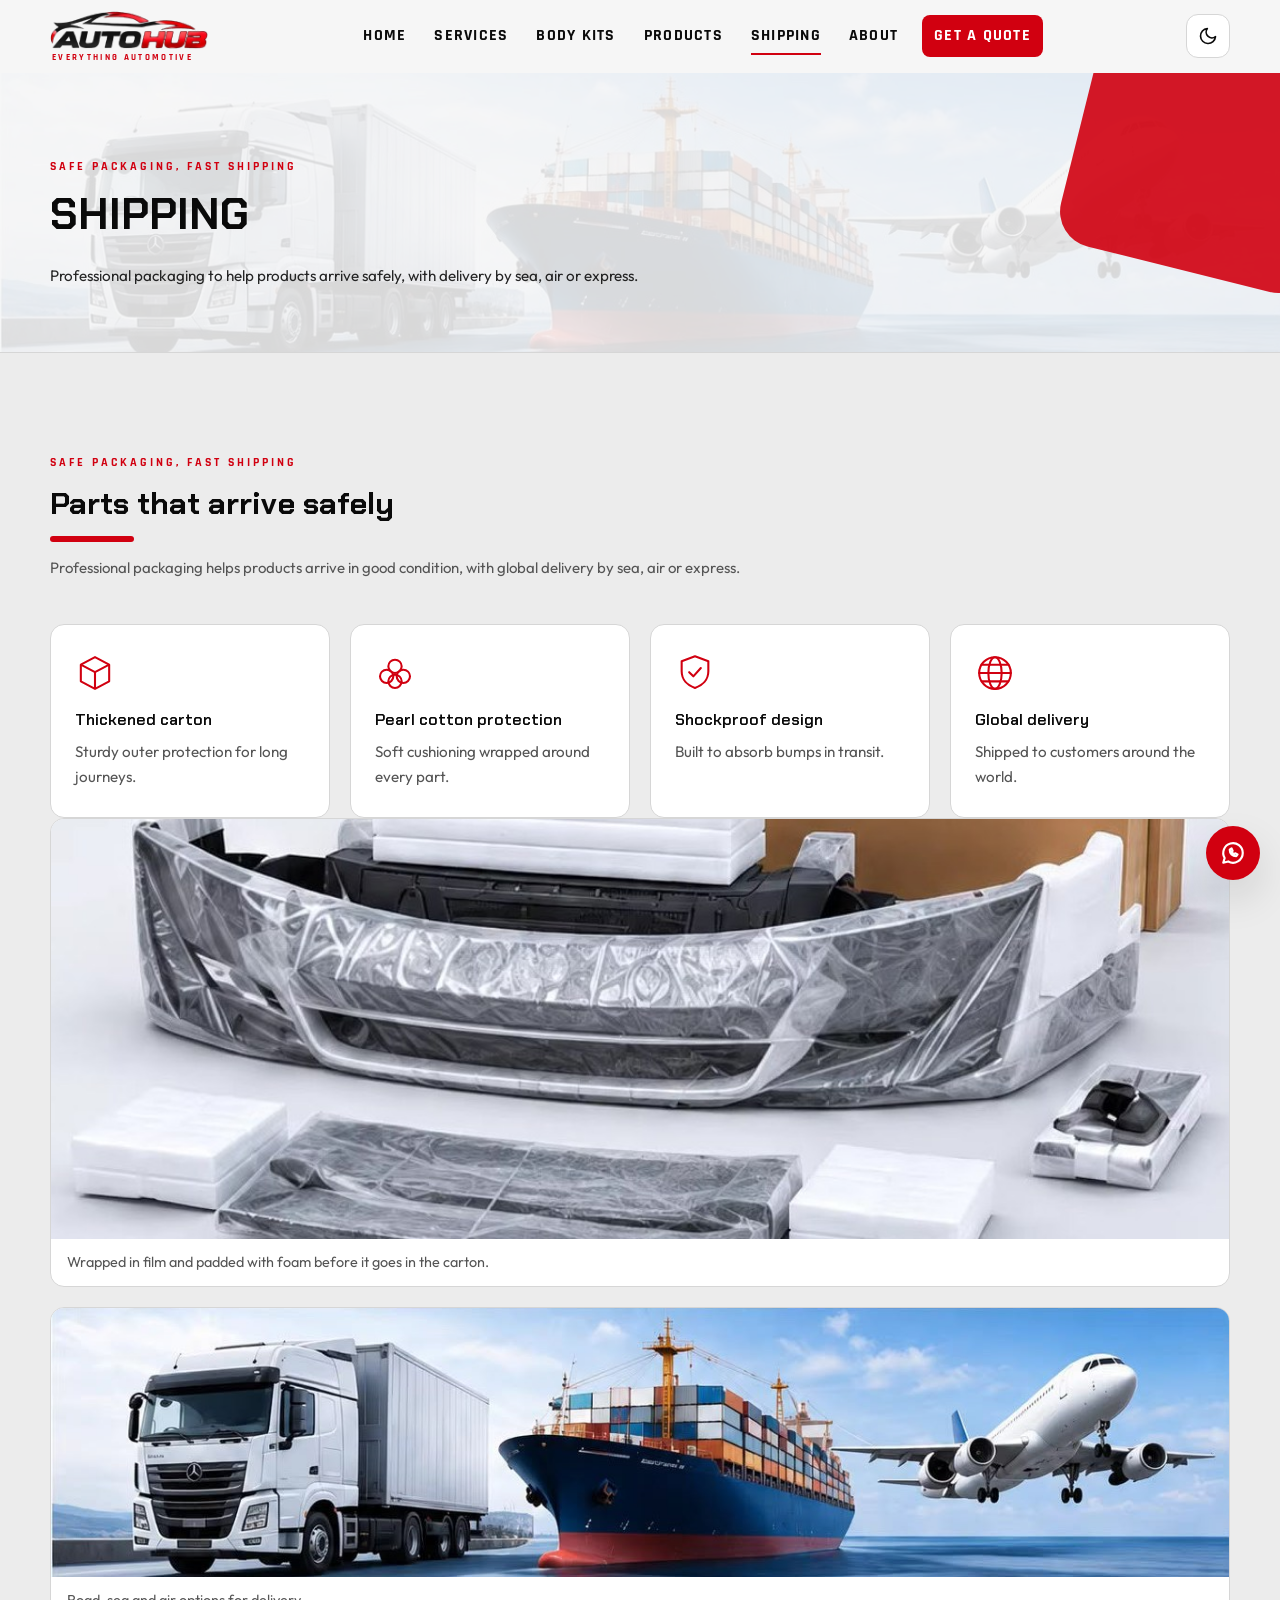
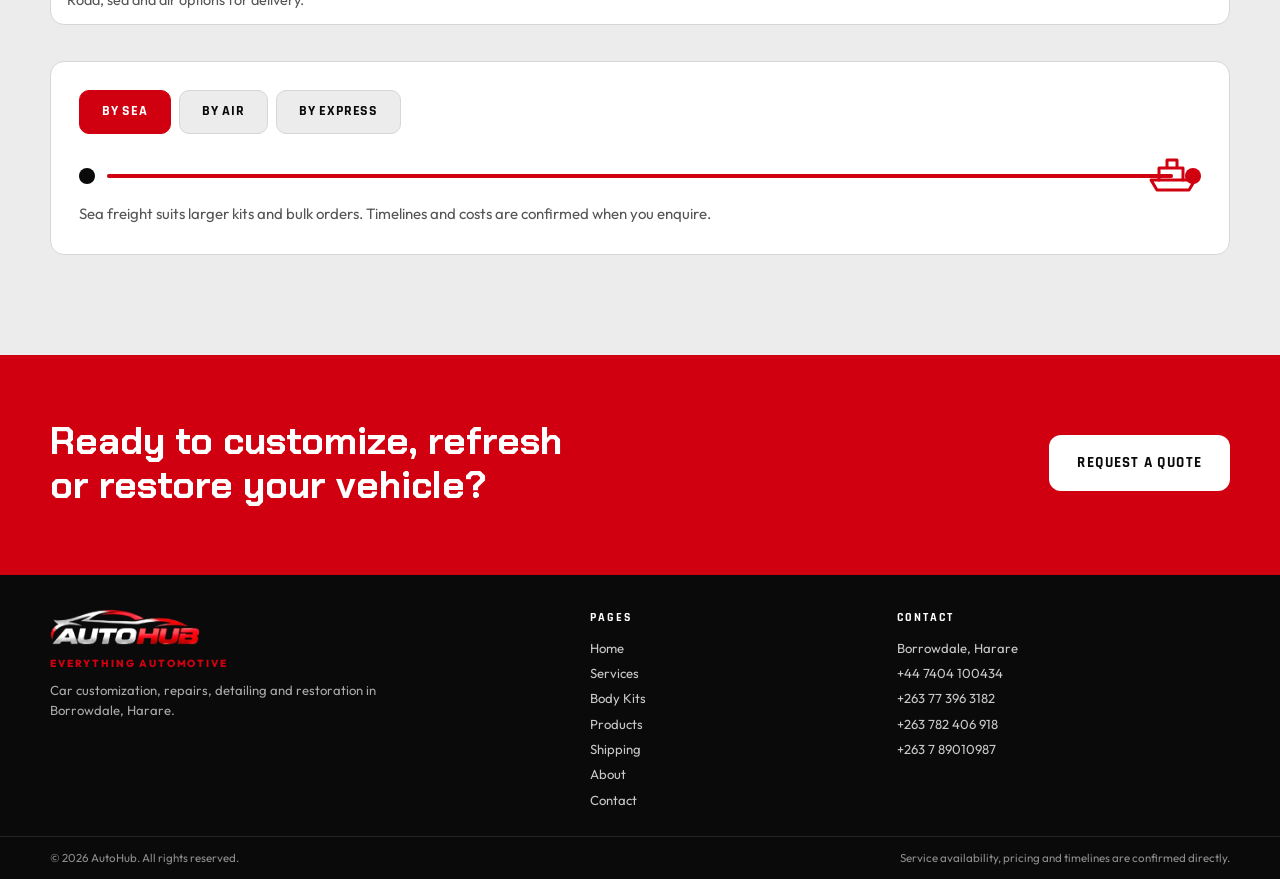
<file: shipping.html>
<!DOCTYPE html>
<html lang="en" data-theme="dark">
<head>
  <meta charset="UTF-8">
  <meta name="viewport" content="width=device-width, initial-scale=1">
  <title>Shipping | AutoHub Harare</title>
  <meta name="description" content="Safe packaging and global delivery by sea, air or express for body kits and automotive parts.">
  <meta name="theme-color" content="#0a0a0a">
  <link rel="icon" href="images/logo.png">
  <link rel="stylesheet" href="styles.css">
  <script>
    /* Set theme before paint to avoid a flash */
    (function () {
      try {
        var saved = localStorage.getItem("autohubTheme");
        var prefersLight = window.matchMedia("(prefers-color-scheme: light)").matches;
        document.documentElement.setAttribute("data-theme", saved || (prefersLight ? "light" : "dark"));
      } catch (e) {}
    })();
  </script>
</head>
<body>
  <div class="wipe" id="wipe" aria-hidden="true"><span class="wipemark"><b>A</b><img class="wipelogo" src="images/logo.png" alt="" onload="this.parentNode.classList.add('hasimg')" onerror="this.remove()"></span></div>
<a class="skip" href="#main">Skip to content</a>
  <div class="progress" id="progress" aria-hidden="true"></div>

  <header class="header" id="header">
    <div class="wrap headerrow">
      <a class="brand" href="index.html" aria-label="AutoHub home">
        <span class="brandmark" aria-hidden="true"><b>A</b><img class="brandlogo logod" src="images/logo.png" alt="" width="168" height="40" onload="this.parentNode.classList.add('hasimg')" onerror="this.remove()"><img class="brandlogo logol" src="images/logo-light.png" alt="" width="168" height="40" onload="this.parentNode.classList.add('hasimg')" onerror="this.remove()"></span>
        <span class="brandtext"><strong>AUTOHUB</strong><small>Everything Automotive</small></span>
      </a>

      <nav class="nav" id="nav" aria-label="Main navigation">
        <a href="index.html" class="navlink">Home</a>
        <a href="services.html" class="navlink">Services</a>
        <a href="bodykits.html" class="navlink">Body Kits</a>
        <a href="products.html" class="navlink">Products</a>
        <a href="shipping.html" class="navlink">Shipping</a>
        <a href="about.html" class="navlink">About</a>
        <a href="contact.html" class="navlink navcta">Get a Quote</a>
      </nav>

      <div class="headeractions">
        <button class="iconbtn" id="themeToggle" type="button" aria-label="Switch to light mode" aria-pressed="false">
          <svg class="iconsun" viewBox="0 0 24 24" width="20" height="20" fill="none" stroke="currentColor" stroke-width="2" stroke-linecap="round" aria-hidden="true"><circle cx="12" cy="12" r="4"/><path d="M12 2v2M12 20v2M4.9 4.9l1.4 1.4M17.7 17.7l1.4 1.4M2 12h2M20 12h2M4.9 19.1l1.4-1.4M17.7 6.3l1.4-1.4"/></svg>
          <svg class="iconmoon" viewBox="0 0 24 24" width="20" height="20" fill="none" stroke="currentColor" stroke-width="2" stroke-linecap="round" stroke-linejoin="round" aria-hidden="true"><path d="M21 12.8A9 9 0 1 1 11.2 3a7 7 0 0 0 9.8 9.8z"/></svg>
        </button>
        <button class="iconbtn burger" id="burger" type="button" aria-label="Open menu" aria-expanded="false" aria-controls="nav">
          <span></span><span></span><span></span>
        </button>
      </div>
    </div>
  </header>

  <main id="main">
    <section class="pagehero ph-ship">
      <div class="wrap">
        <p class="eyebrow reveal">Safe packaging, fast shipping</p>
        <h1 class="reveal">Shipping</h1>
        <p class="lead reveal">Professional packaging to help products arrive safely, with delivery by sea, air or express.</p>
      </div>
    </section>

    <section class="section alt" id="shipping">
      <div class="wrap">
        <header class="sechead reveal">
          <p class="eyebrow">Safe packaging, fast shipping</p>
          <h2>Parts that arrive safely</h2>
          <p>Professional packaging helps products arrive in good condition, with global delivery by sea, air or express.</p>
        </header>

        <div class="packgrid">
          <div class="pack reveal"><svg viewBox="0 0 48 48" width="40" height="40" fill="none" stroke="currentColor" stroke-width="2.5" stroke-linejoin="round" aria-hidden="true"><path d="M24 5l17 9v20L24 43 7 34V14z"/><path d="M7 14l17 9 17-9M24 23v20"/></svg><h3>Thickened carton</h3><p>Sturdy outer protection for long journeys.</p></div>
          <div class="pack reveal"><svg viewBox="0 0 48 48" width="40" height="40" fill="none" stroke="currentColor" stroke-width="2.5" stroke-linejoin="round" aria-hidden="true"><circle cx="24" cy="16" r="8"/><circle cx="14" cy="28" r="8"/><circle cx="34" cy="28" r="8"/><circle cx="24" cy="34" r="8"/></svg><h3>Pearl cotton protection</h3><p>Soft cushioning wrapped around every part.</p></div>
          <div class="pack reveal"><svg viewBox="0 0 48 48" width="40" height="40" fill="none" stroke="currentColor" stroke-width="2.5" stroke-linecap="round" stroke-linejoin="round" aria-hidden="true"><path d="M24 4l16 6v12c0 10-7 17-16 20C15 39 8 32 8 22V10z"/><path d="M17 23l5 5 9-10"/></svg><h3>Shockproof design</h3><p>Built to absorb bumps in transit.</p></div>
          <div class="pack reveal"><svg viewBox="0 0 48 48" width="40" height="40" fill="none" stroke="currentColor" stroke-width="2.5" stroke-linecap="round" aria-hidden="true"><circle cx="24" cy="24" r="19"/><ellipse cx="24" cy="24" rx="8" ry="19"/><path d="M5 24h38M8 14h32M8 34h32"/></svg><h3>Global delivery</h3><p>Shipped to customers around the world.</p></div>
        </div>

        <div class="figs">
          <figure class="figure reveal"><img src="images/hero-kit.jpg" alt="A body kit wrapped in protective film with foam blocks and cartons" loading="lazy" width="1060" height="470"><figcaption>Wrapped in film and padded with foam before it goes in the carton.</figcaption></figure>
          <figure class="figure reveal"><img src="images/hero-ship.jpg" alt="Delivery by road, sea and air" loading="lazy" width="1254" height="286"><figcaption>Road, sea and air options for delivery.</figcaption></figure>
        </div>

        <div class="route reveal">
          <div class="routetabs" role="tablist" aria-label="Shipping modes">
            <button class="rtab active" role="tab" type="button" aria-selected="true" data-mode="sea">By Sea</button>
            <button class="rtab" role="tab" type="button" aria-selected="false" data-mode="air">By Air</button>
            <button class="rtab" role="tab" type="button" aria-selected="false" data-mode="express">By Express</button>
          </div>
          <div class="routeline" aria-hidden="true">
            <span class="dot"></span>
            <div class="rail"><i></i><span class="vehicle" id="vehicle"></span></div>
            <span class="dot end"></span>
          </div>
          <p class="routetext" id="routeText" aria-live="polite">Sea freight suits larger kits and bulk orders. Timelines and costs are confirmed when you enquire.</p>
        </div>
      </div>
    </section>

    <section class="cta">
      <div class="wrap ctarow">
        <h2 class="reveal">Ready to customize, refresh or restore your vehicle?</h2>
        <a class="btn btnlight reveal" href="contact.html">Request a Quote</a>
      </div>
    </section>
  </main>

  <footer class="footer">
    <div class="wrap footgrid">
      <div class="footbrand">
        <a class="footlogo" href="index.html" aria-label="AutoHub home"><span class="footmark"><b>A</b><img src="images/logo.png" alt="" width="142" height="34" onload="this.parentNode.classList.add('hasimg')" onerror="this.remove()"></span><strong>AUTOHUB</strong></a>
        <p class="footmotto">Everything Automotive</p>
        <p>Car customization, repairs, detailing and restoration in Borrowdale, Harare.</p>
      </div>
      <nav class="footcol" aria-label="Footer navigation">
        <h4>Pages</h4>
        <a href="index.html">Home</a>
        <a href="services.html">Services</a>
        <a href="bodykits.html">Body Kits</a>
        <a href="products.html">Products</a>
        <a href="shipping.html">Shipping</a>
        <a href="about.html">About</a>
        <a href="contact.html">Contact</a>
      </nav>
      <div class="footcol">
        <h4>Contact</h4>
        <span>Borrowdale, Harare</span>
        <a href="tel:+447404100434">+44 7404 100434</a>
        <a href="tel:+263773963182">+263 77 396 3182</a>
        <a href="tel:+263782406918">+263 782 406 918</a>
        <a href="tel:+263789010987">+263 7 89010987</a>
      </div>
    </div>
    <div class="footbar">
      <div class="wrap footbarrow">
        <p>&copy; <span id="year"></span> AutoHub. All rights reserved.</p>
        <p>Service availability, pricing and timelines are confirmed directly.</p>
      </div>
    </div>
  </footer>

  <a class="whatsapp" href="https://wa.me/263773963182" target="_blank" rel="noopener" aria-label="Chat with AutoHub on WhatsApp">
    <svg viewBox="0 0 24 24" width="26" height="26" fill="none" stroke="currentColor" stroke-width="2" stroke-linecap="round" stroke-linejoin="round" aria-hidden="true"><path d="M21 12a9 9 0 0 1-13.400 7.800L3 21l1.300-4.400A9 9 0 1 1 21 12z"/><path d="M9 9c0 3.500 2.500 6 6 6l1.200-1.700-2.200-1-.9.800c-1-.4-1.800-1.200-2.200-2.200l.8-.9-1-2.200z"/></svg>
  </a>
  <button class="totop" id="toTop" type="button" aria-label="Back to top">
    <svg viewBox="0 0 24 24" width="22" height="22" fill="none" stroke="currentColor" stroke-width="2.500" stroke-linecap="round" stroke-linejoin="round" aria-hidden="true"><path d="M12 19V5M5 12l7-7 7 7"/></svg>
  </button>

  <div class="cursor" id="cursor" aria-hidden="true"></div>
  <div class="toast" id="toast" role="status" aria-live="polite"></div>
  <script src="script.js"></script>
</body>
</html>
</file>
<file: styles.css>
@import url("https://fonts.googleapis.com/css2?family=Chakra+Petch:wght@600;700&family=Rajdhani:wght@600;700&family=Orbitron:wght@700;800&family=Outfit:wght@300..700&display=swap");
/* AutoHub styles. Black and red palette, flat colours only, dark and light themes. */

:root {
  --red: #e30613;
  --redhover: #ff1a28;
  --bg: #0a0a0a;
  --bg2: #121212;
  --card: #171717;
  --text: #f5f5f5;
  --muted: #a8a8a8;
  --line: #2b2b2b;
  --onred: #ffffff;
  --shadow: 0 18px 40px rgba(0, 0, 0, 0.55);
  --radius: 14px;
  --ease: cubic-bezier(0.22, 1, 0.36, 1);
}

[data-theme="light"] {
  --red: #d10010;
  --redhover: #b8000e;
  --bg: #f6f6f6;
  --bg2: #ececec;
  --card: #ffffff;
  --text: #0a0a0a;
  --muted: #555555;
  --line: #d6d6d6;
  --shadow: 0 18px 40px rgba(0, 0, 0, 0.12);
}

*, *::before, *::after { box-sizing: border-box; }
html { scroll-behavior: smooth; scroll-padding-top: 84px; }
body {
  margin: 0;
  font-family: "Outfit", "Segoe UI", system-ui, -apple-system, Roboto, Helvetica, Arial, sans-serif;
  font-size: 15px;
  background: var(--bg);
  color: var(--text);
  line-height: 1.6;
  transition: background 0.4s var(--ease), color 0.4s var(--ease);
  overflow-x: hidden;
}
img, svg { max-width: 100%; display: block; }
a { color: inherit; text-decoration: none; }
h1, h2, h3, p { margin: 0; }
ul, ol { margin: 0; padding: 0; list-style: none; }
button, input, select, textarea { font: inherit; color: inherit; }
button { cursor: pointer; }
:focus-visible { outline: 3px solid var(--red); outline-offset: 3px; }

.wrap { width: min(1180px, 100% - 40px); margin-inline: auto; }
.narrow { width: min(820px, 100% - 40px); }
.muted { color: var(--muted); }
.small { font-size: 0.85rem; color: var(--muted); }
.red { color: var(--red); }

.skip {
  position: absolute; left: 12px; top: -60px; z-index: 200;
  background: var(--red); color: var(--onred); padding: 10px 16px; border-radius: 8px;
  transition: top 0.2s;
}
.skip:focus { top: 12px; }

.progress {
  position: fixed; top: 0; left: 0; height: 4px; width: 100%;
  background: var(--red); transform: scaleX(0); transform-origin: left; z-index: 150;
}

/* Header */
.header {
  position: sticky; top: 0; z-index: 100;
  background: var(--bg);
  border-bottom: 1px solid transparent;
  transition: border-color 0.3s, box-shadow 0.3s, background 0.4s;
}
.header.scrolled { border-color: var(--line); box-shadow: var(--shadow); }
.headerrow { display: flex; align-items: center; justify-content: space-between; height: var(--hh, 72px); gap: 16px; }

.brand { display: flex; align-items: center; gap: 12px; }
.brandmark {
  width: 42px; height: 42px; display: grid; place-items: center;
  background: var(--red); color: var(--onred); font-weight: 900; font-size: 1.4rem;
  border-radius: 10px; transform: skewX(-8deg);
  transition: transform 0.4s var(--ease);
}
.brand:hover .brandmark { transform: skewX(-8deg) rotate(-6deg) scale(1.08); }
.brandtext { display: flex; flex-direction: column; line-height: 1.1; }
.brandtext strong { letter-spacing: 0.14em; font-size: 1.05rem; }
.brandtext small { color: var(--muted); font-size: 0.68rem; letter-spacing: 0.12em; text-transform: uppercase; }

.nav { display: flex; align-items: center; gap: 4px; }
.navlink {
  position: relative; padding: 8px 12px; font-size: 0.93rem; font-weight: 600; border-radius: 8px;
}
.navlink::after {
  content: ""; position: absolute; left: 12px; right: 12px; bottom: 2px; height: 2px;
  background: var(--red); transform: scaleX(0); transform-origin: left; transition: transform 0.3s var(--ease);
}
.navlink:hover::after, .navlink.active::after { transform: scaleX(1); }
.navcta { background: var(--red); color: var(--onred); margin-left: 8px; }
.navcta::after { display: none; }
.navcta:hover { background: var(--redhover); }

.headeractions { display: flex; gap: 8px; align-items: center; }
.iconbtn {
  width: 44px; height: 44px; display: grid; place-items: center;
  background: var(--card); border: 1px solid var(--line); border-radius: 12px;
  transition: transform 0.3s var(--ease), border-color 0.3s, background 0.3s;
}
.iconbtn:hover { border-color: var(--red); transform: translateY(-2px); }
.iconsun, .iconmoon { grid-area: 1 / 1; transition: transform 0.5s var(--ease), opacity 0.3s; }
[data-theme="dark"] .iconmoon { transform: rotate(90deg) scale(0); opacity: 0; }
[data-theme="light"] .iconsun { transform: rotate(-90deg) scale(0); opacity: 0; }

.burger { display: none; flex-direction: column; gap: 5px; align-items: center; justify-content: center; }
.burger span { width: 20px; height: 2px; background: var(--text); transition: transform 0.3s var(--ease), opacity 0.2s; }
.burger[aria-expanded="true"] span:nth-child(1) { transform: translateY(7px) rotate(45deg); }
.burger[aria-expanded="true"] span:nth-child(2) { opacity: 0; }
.burger[aria-expanded="true"] span:nth-child(3) { transform: translateY(-7px) rotate(-45deg); }

/* Buttons */
.btn {
  display: inline-flex; align-items: center; justify-content: center; gap: 8px;
  padding: 14px 26px; border-radius: 12px; font-weight: 700; border: 2px solid transparent;
  transition: transform 0.3s var(--ease), background 0.3s, color 0.3s, border-color 0.3s;
}
.btn:hover { transform: translateY(-3px); }
.btnred { background: var(--red); color: var(--onred); }
.btnred:hover { background: var(--redhover); }
.btnghost { border-color: var(--text); background: transparent; }
.btnghost:hover { background: var(--text); color: var(--bg); }
.btnrow { display: flex; flex-wrap: wrap; gap: 14px; margin-top: 30px; }
.full { width: 100%; margin-top: 8px; }

/* Hero */
.hero { position: relative; padding-top: 56px; overflow: hidden; }
.herogrid { display: grid; grid-template-columns: 1.1fr 0.9fr; gap: 40px; align-items: center; min-height: 560px; }
.eyebrow {
  color: var(--red); font-weight: 800; letter-spacing: 0.2em; text-transform: uppercase;
  font-size: 0.8rem; margin-bottom: 14px;
}
h1 { font-size: clamp(2.6rem, 7vw, 5.6rem); line-height: 1; font-weight: 900; letter-spacing: -0.02em; text-transform: uppercase; }
.line { display: block; overflow: hidden; padding-bottom: 0.06em; }
.line span { display: inline-block; transform: translateY(110%); animation: rise 0.9s var(--ease) forwards; }
.line:nth-child(2) span { animation-delay: 0.12s; }
.line:nth-child(3) span { animation-delay: 0.24s; }
@keyframes rise { to { transform: translateY(0); } }
.lead { margin-top: 26px; max-width: 54ch; color: var(--muted); font-size: 1.1rem; }

.herovisual { position: relative; aspect-ratio: 1; max-width: 330px; width: 100%; margin-inline: auto; display: grid; place-items: center; }
.redblock {
  position: absolute; inset: 10% 6% 6% 14%; background: var(--red); border-radius: 32px;
  transform: rotate(-6deg); animation: floaty 7s ease-in-out infinite;
}
.wheel { position: relative; width: 82%; color: var(--text); animation: spin 18s linear infinite; }
.wheel .hub { fill: var(--bg); }
.wheel .hubdot { fill: var(--red); }
.herovisual:hover .wheel { animation-duration: 3s; }
@keyframes spin { to { transform: rotate(360deg); } }
@keyframes floaty { 0%, 100% { transform: rotate(-6deg) translateY(0); } 50% { transform: rotate(-4deg) translateY(-14px); } }
.tag {
  position: absolute; background: var(--card); border: 1px solid var(--line); padding: 8px 16px;
  border-radius: 999px; font-weight: 700; font-size: 0.85rem; box-shadow: var(--shadow);
  animation: floaty2 5s ease-in-out infinite;
}
.tag1 { top: 8%; left: 2%; }
.tag2 { top: 46%; right: -2%; animation-delay: 0.8s; }
.tag3 { bottom: 6%; left: 10%; animation-delay: 1.6s; }
@keyframes floaty2 { 0%, 100% { translate: 0 0; } 50% { translate: 0 -10px; } }

.marquee { margin-top: 56px; background: var(--red); color: #0a0a0a; overflow: hidden; padding: 16px 0; transform: skewY(-1.2deg); }
.track { display: flex; gap: 28px; width: max-content; align-items: center; animation: scroll 32s linear infinite; font-weight: 800; text-transform: uppercase; letter-spacing: 0.08em; white-space: nowrap; }
.track i { width: 10px; height: 10px; background: #0a0a0a; transform: rotate(45deg); }
.marquee:hover .track { animation-play-state: paused; }
@keyframes scroll { to { transform: translateX(-50%); } }

/* Stats */
.stats { padding: 70px 0 20px; }
.statgrid { display: grid; grid-template-columns: repeat(4, 1fr); gap: 20px; }
.stat { text-align: center; padding: 26px 10px; background: var(--card); border: 1px solid var(--line); border-radius: var(--radius); transition: transform 0.4s var(--ease), border-color 0.3s; }
.stat:hover { transform: translateY(-6px); border-color: var(--red); }
.stat b { display: block; font-size: clamp(2.2rem, 5vw, 3.4rem); color: var(--red); line-height: 1; }
.stat span { color: var(--muted); font-weight: 600; }

/* Sections */
.section { padding: 100px 0; }
.alt { background: var(--bg2); transition: background 0.4s; }
.sechead { max-width: 720px; margin-bottom: 44px; }
.sechead p:last-child { color: var(--muted); margin-top: 14px; }
h2 { font-size: clamp(1.9rem, 4vw, 3rem); line-height: 1.1; font-weight: 900; letter-spacing: -0.01em; }
h3 { font-size: 1.2rem; }
.split { display: grid; grid-template-columns: 1fr 1fr; gap: 56px; align-items: start; }
.split p { margin-top: 14px; }

/* Filters and cards */
.filters { display: flex; flex-wrap: wrap; gap: 10px; margin-bottom: 28px; }
.chip { padding: 9px 20px; border-radius: 999px; background: var(--card); border: 1px solid var(--line); font-weight: 700; transition: background 0.3s, color 0.3s, border-color 0.3s, transform 0.3s var(--ease); }
.chip:hover { border-color: var(--red); transform: translateY(-2px); }
.chip.active { background: var(--red); color: var(--onred); border-color: var(--red); }

.cards { display: grid; grid-template-columns: repeat(3, 1fr); gap: 22px; }
.card {
  position: relative; background: var(--card); border: 1px solid var(--line); border-radius: var(--radius);
  padding: 32px 28px 36px; overflow: hidden;
  transition: transform 0.4s var(--ease), border-color 0.3s, opacity 0.4s, box-shadow 0.4s;
}
.card::after { content: ""; position: absolute; left: 0; bottom: 0; height: 5px; width: 100%; background: var(--red); transform: scaleX(0); transform-origin: left; transition: transform 0.5s var(--ease); }
.card:hover { transform: translateY(-8px); border-color: var(--red); box-shadow: var(--shadow); }
.card:hover::after { transform: scaleX(1); }
.card svg { color: var(--red); margin-bottom: 18px; transition: transform 0.5s var(--ease); }
.card:hover svg { transform: scale(1.15) rotate(-6deg); }
.card p { color: var(--muted); margin-top: 10px; }
.cardnum { position: absolute; top: 18px; right: 22px; font-weight: 900; font-size: 2.2rem; color: var(--line); transition: color 0.3s; }
.card:hover .cardnum { color: var(--red); }
.card.hide { display: none; }

/* Materials */
.tabs { display: flex; flex-wrap: wrap; gap: 8px; margin: 24px 0 18px; }
.tab { padding: 10px 20px; border-radius: 10px; border: 1px solid var(--line); background: var(--card); font-weight: 700; transition: background 0.3s, color 0.3s, border-color 0.3s; }
.tab:hover { border-color: var(--red); }
.tab.active { background: var(--red); color: var(--onred); border-color: var(--red); }
.panel { background: var(--card); border: 1px solid var(--line); border-radius: var(--radius); padding: 26px; }
.panel h3 { margin-bottom: 8px; }
.panel.swap { animation: swap 0.5s var(--ease); }
@keyframes swap { from { opacity: 0; transform: translateY(12px); } to { opacity: 1; transform: none; } }
.meter { margin: 20px 0 14px; display: grid; gap: 12px; }
.meterrow { display: grid; grid-template-columns: 110px 1fr; gap: 12px; align-items: center; font-size: 0.9rem; font-weight: 600; }
.bar { height: 10px; background: var(--line); border-radius: 99px; overflow: hidden; }
.bar i { display: block; height: 100%; width: 0; background: var(--red); border-radius: 99px; transition: width 0.8s var(--ease); }

.benefits { display: grid; gap: 16px; }
.benefits li { display: flex; gap: 16px; align-items: center; background: var(--card); border: 1px solid var(--line); padding: 20px 22px; border-radius: var(--radius); transition: transform 0.4s var(--ease), border-color 0.3s; }
.benefits li:hover { transform: translateX(8px); border-color: var(--red); }
.benefits svg { color: var(--red); flex: none; }
.benefits b { display: block; }
.benefits span { color: var(--muted); font-size: 0.93rem; }

/* Fitment demo */
.fitgrid { display: grid; grid-template-columns: 1.2fr 0.8fr; gap: 40px; align-items: start; }
.fitdemo { background: var(--card); border: 1px solid var(--line); border-radius: var(--radius); padding: 28px; }
.fitstage { --gap: 1px; height: 220px; display: flex; align-items: center; justify-content: center; background: var(--bg2); border-radius: 12px; overflow: hidden; padding: 0 16px; }
.fender, .kitpanel { height: 150px; flex: 1; background: var(--text); border-radius: 16px; max-width: 240px; }
.fender { border-top-right-radius: 4px; border-bottom-right-radius: 4px; }
.kitpanel { background: var(--red); border-top-left-radius: 4px; border-bottom-left-radius: 4px; transition: translate 0.2s; }
.gapmark { position: relative; width: calc(var(--gap) * 6px); height: 150px; background: var(--bg); transition: width 0.15s; flex: none; }
.gapmark span { position: absolute; top: -26px; left: 50%; transform: translateX(-50%); font-size: 0.8rem; font-weight: 800; white-space: nowrap; color: var(--red); }
.fitstage[data-state="bad"] .kitpanel { animation: shake 0.5s ease-in-out infinite; }
@keyframes shake { 0%, 100% { translate: 0 0; } 25% { translate: 0 -3px; } 75% { translate: 0 3px; } }
.sliderlabel { display: block; margin-top: 22px; font-weight: 700; }
input[type="range"] { width: 100%; margin-top: 10px; accent-color: var(--red); height: 28px; }
.verdict { margin-top: 12px; padding: 14px 16px; border-left: 5px solid var(--red); background: var(--bg2); border-radius: 6px; }

.checks { display: grid; gap: 18px; }
.checks li { display: flex; gap: 16px; align-items: flex-start; }
.checks p { color: var(--muted); font-size: 0.93rem; }
.tick { flex: none; width: 30px; height: 30px; background: var(--red); border-radius: 50%; position: relative; margin-top: 2px; }
.tick::after { content: ""; position: absolute; left: 10px; top: 5px; width: 8px; height: 14px; border: solid var(--onred); border-width: 0 3px 3px 0; transform: rotate(45deg); }

/* Shipping */
.packgrid { display: grid; grid-template-columns: repeat(4, 1fr); gap: 20px; }
.pack { background: var(--card); border: 1px solid var(--line); padding: 28px 24px; border-radius: var(--radius); transition: transform 0.4s var(--ease), border-color 0.3s; }
.pack:hover { transform: translateY(-8px); border-color: var(--red); }
.pack svg { color: var(--red); margin-bottom: 14px; }
.pack p { color: var(--muted); margin-top: 8px; font-size: 0.95rem; }

.route { margin-top: 36px; background: var(--card); border: 1px solid var(--line); border-radius: var(--radius); padding: 28px; }
.routetabs { display: flex; flex-wrap: wrap; gap: 8px; }
.rtab { padding: 10px 22px; border-radius: 10px; background: var(--bg2); border: 1px solid var(--line); font-weight: 800; text-transform: uppercase; letter-spacing: 0.06em; font-size: 0.85rem; transition: background 0.3s, color 0.3s; }
.rtab.active { background: var(--red); color: var(--onred); border-color: var(--red); }
.routeline { display: flex; align-items: center; gap: 12px; margin: 34px 0 18px; }
.routeline .dot { width: 16px; height: 16px; background: var(--text); border-radius: 50%; flex: none; }
.routeline .dot.end { background: var(--red); }
.rail { position: relative; flex: 1; height: 4px; background: var(--line); border-radius: 4px; }
.rail i { position: absolute; left: 0; top: 0; height: 100%; width: 0; background: var(--red); border-radius: 4px; }
.vehicle { position: absolute; top: -30px; left: 0; width: 56px; height: 56px; color: var(--red); translate: -50% 0; }
.vehicle svg { width: 100%; height: 100%; }
.route.go .rail i { animation: fill var(--dur, 4s) var(--ease) forwards; }
.route.go .vehicle { animation: drive var(--dur, 4s) var(--ease) forwards; }
@keyframes fill { to { width: 100%; } }
@keyframes drive { to { left: 100%; } }
.routetext { color: var(--muted); }

/* Process */
.steps { display: grid; grid-template-columns: repeat(4, 1fr); gap: 22px; counter-reset: s; }
.steps li { position: relative; padding: 28px 24px; background: var(--card); border: 1px solid var(--line); border-radius: var(--radius); transition: transform 0.4s var(--ease), border-color 0.3s; }
.steps li:hover { transform: translateY(-8px); border-color: var(--red); }
.steps span { display: grid; place-items: center; width: 46px; height: 46px; background: var(--red); color: var(--onred); font-weight: 900; border-radius: 12px; margin-bottom: 16px; transform: skewX(-8deg); }
.steps p { color: var(--muted); margin-top: 8px; font-size: 0.95rem; }

/* Values */
.values { display: grid; gap: 16px; }
.values div { background: var(--card); border: 1px solid var(--line); border-left: 6px solid var(--red); padding: 20px 22px; border-radius: var(--radius); transition: transform 0.4s var(--ease); }
.values div:hover { transform: translateX(8px); }
.values p { margin-top: 6px; color: var(--muted); }

/* FAQ */
.faq { display: grid; gap: 12px; }
details { background: var(--card); border: 1px solid var(--line); border-radius: var(--radius); transition: border-color 0.3s; }
details[open] { border-color: var(--red); }
summary { list-style: none; cursor: pointer; padding: 18px 22px; font-weight: 700; display: flex; justify-content: space-between; align-items: center; gap: 16px; }
summary::-webkit-details-marker { display: none; }
summary::after { content: "+"; font-size: 1.6rem; color: var(--red); transition: transform 0.3s var(--ease); line-height: 1; }
details[open] summary::after { transform: rotate(45deg); }
details p { padding: 0 22px 20px; color: var(--muted); animation: swap 0.4s var(--ease); }

/* Contact */
.contact { background: var(--bg2); }
.contactgrid { display: grid; grid-template-columns: 1fr 1fr; gap: 56px; align-items: start; }
.contactgrid > div > p { margin-top: 16px; color: var(--muted); }
.contactlist { margin-top: 28px; display: grid; gap: 10px; }
.contactlist li { display: flex; justify-content: space-between; gap: 12px; padding: 14px 18px; background: var(--card); border: 1px solid var(--line); border-radius: 12px; transition: border-color 0.3s, transform 0.3s var(--ease); }
.contactlist li:hover { border-color: var(--red); transform: translateX(6px); }
.contactlist span { color: var(--muted); }
.contactlist a:hover { color: var(--red); }

.form { background: var(--card); border: 1px solid var(--line); border-radius: var(--radius); padding: 30px; display: grid; gap: 8px; }
.form label { font-weight: 700; font-size: 0.9rem; margin-top: 6px; }
.form input, .form select, .form textarea {
  width: 100%; padding: 13px 14px; background: var(--bg); border: 1px solid var(--line); border-radius: 10px;
  transition: border-color 0.3s, box-shadow 0.3s;
}
.form input:focus, .form select:focus, .form textarea:focus { outline: none; border-color: var(--red); box-shadow: 0 0 0 3px rgba(227, 6, 19, 0.25); }
.form textarea { resize: vertical; }
.error { color: var(--red); font-weight: 700; }

/* Footer and floating buttons */
.footer { padding: 44px 0; border-top: 1px solid var(--line); }
.footrow { display: grid; gap: 10px; }
.footrow strong { letter-spacing: 0.14em; margin-right: 12px; }
.footrow span { color: var(--muted); }
.whatsapp, .totop {
  position: fixed; right: 20px; width: 54px; height: 54px; display: grid; place-items: center;
  border-radius: 50%; z-index: 90; box-shadow: var(--shadow); transition: transform 0.3s var(--ease), opacity 0.3s;
}
.whatsapp { bottom: 20px; background: var(--red); color: var(--onred); animation: pulse 2.600s ease-out infinite; }
.whatsapp:hover { transform: scale(1.1) rotate(-8deg); }
@keyframes pulse { 0% { box-shadow: 0 0 0 0 rgba(227, 6, 19, 0.6); } 70%, 100% { box-shadow: 0 0 0 20px rgba(227, 6, 19, 0); } }
.totop { bottom: 88px; background: var(--card); color: var(--text); border: 1px solid var(--line); opacity: 0; pointer-events: none; transform: translateY(12px); }
.totop.show { opacity: 1; pointer-events: auto; transform: none; }
.totop:hover { border-color: var(--red); color: var(--red); }

/* Scroll reveal */
.reveal { opacity: 0; transform: translateY(34px); transition: opacity 0.8s var(--ease), transform 0.8s var(--ease); }
.reveal.in { opacity: 1; transform: none; }

/* Responsive */
@media (max-width: 980px) {
  .herogrid, .split, .fitgrid, .contactgrid { grid-template-columns: 1fr; }
  .herogrid { min-height: 0; }
  .herovisual { max-width: 270px; }
  .cards { grid-template-columns: repeat(2, 1fr); }
  .packgrid, .steps { grid-template-columns: repeat(2, 1fr); }
  .statgrid { grid-template-columns: repeat(2, 1fr); }
  .section { padding: 76px 0; }
}

@media (max-width: 980px) {
  .burger { display: flex; }
  .nav {
    position: fixed; inset: var(--hh, 72px) 0 auto 0; flex-direction: column; align-items: stretch; gap: 0;
    background: var(--bg); border-bottom: 1px solid var(--line); padding: 10px 20px 22px;
    transform: translateY(-12px); opacity: 0; visibility: hidden;
    transition: transform 0.4s var(--ease), opacity 0.3s, visibility 0.3s;
  }
  .nav.open { transform: none; opacity: 1; visibility: visible; }
  .navlink { padding: 14px 8px; border-bottom: 1px solid var(--line); }
  .navlink::after { display: none; }
  .navcta { margin: 14px 0 0; text-align: center; border: 0; border-radius: 10px; }
}

@media (max-width: 600px) {
  .wrap, .narrow { width: calc(100% - 28px); }
  .cards, .packgrid, .steps { grid-template-columns: 1fr; }
  .brandtext small { display: none; }
  .contactlist li { flex-direction: column; gap: 2px; }
  .fitstage { height: 190px; }
  .fender, .kitpanel, .gapmark { height: 120px; }
  .meterrow { grid-template-columns: 90px 1fr; }
  .tag { font-size: 0.75rem; padding: 6px 12px; }
  .form, .fitdemo, .route { padding: 20px; }
}


/* Multi page additions */
.pagehero { background-color: var(--bg2); padding: 84px 0 64px; border-bottom: 1px solid var(--line); position: relative; overflow: hidden; }
.pagehero::before { content: ""; position: absolute; right: -60px; top: -60px; width: 260px; height: 260px; background: var(--red); border-radius: 36px; transform: rotate(14deg); opacity: 0.9; }
.pagehero .wrap { position: relative; }
.pagehero h1 { font-size: clamp(2.4rem, 6vw, 4.4rem); }
.pagehero .lead { max-width: 60ch; }

.linkcard { display: block; position: relative; }
.linkcard .more { display: inline-block; margin-top: 16px; font-weight: 800; color: var(--red); position: relative; padding-right: 22px; }
.linkcard .more::after { content: ""; position: absolute; right: 0; top: 50%; width: 12px; height: 12px; border: solid var(--red); border-width: 3px 3px 0 0; transform: translateY(-50%) rotate(45deg); transition: right 0.3s var(--ease); }
.linkcard:hover .more::after { right: -8px; }

.cta { background: var(--red); color: #ffffff; padding: 64px 0; }
.ctarow { display: flex; align-items: center; justify-content: space-between; gap: 24px; flex-wrap: wrap; }
.ctarow h2 { max-width: 22ch; font-size: clamp(1.6rem, 3.4vw, 2.4rem); }
.btnlight { background: #ffffff; color: #0a0a0a; }
.btnlight:hover { background: #0a0a0a; color: #ffffff; }

@media (max-width: 600px) {
  .pagehero { padding: 60px 0 44px; }
  .pagehero::before { width: 160px; height: 160px; right: -50px; top: -50px; }
  .ctarow { flex-direction: column; align-items: flex-start; }
}

/* ===== Interactive and photo layer ===== */
:root { --veil: rgba(10, 10, 10, 0.7); --veil2: rgba(10, 10, 10, 0.82); --bri: 0.6; }
[data-theme="light"] { --veil: rgba(246, 246, 246, 0.8); --veil2: rgba(246, 246, 246, 0.88); --bri: 1; }

.sr { position: absolute; width: 1px; height: 1px; overflow: hidden; clip: rect(0 0 0 0); white-space: nowrap; }

/* Page transition and first load cover */
.wipe { position: fixed; inset: 0; z-index: 300; background: var(--red); display: grid; place-items: center; pointer-events: none; animation: wipeOut 0.7s cubic-bezier(0.77, 0, 0.18, 1) 0.45s forwards; }
.wipe.in { animation: wipeIn 0.5s cubic-bezier(0.77, 0, 0.18, 1) forwards; pointer-events: auto; }
@keyframes wipeOut { to { transform: translateY(-100%); } }
@keyframes wipeIn { from { transform: translateY(100%); } to { transform: translateY(0); } }
.wipemark { width: 84px; height: 84px; display: grid; place-items: center; background: #0a0a0a; color: #ffffff; font-weight: 900; font-size: 3rem; border-radius: 18px; transform: skewX(-8deg); animation: markpulse 0.7s ease-in-out infinite alternate; overflow: hidden; }
@keyframes markpulse { from { scale: 0.92; } to { scale: 1.08; } }
.wipemark.haslogo, .brandmark.haslogo { background: transparent; border-radius: 0; transform: none; width: auto; overflow: visible; }
.wipemark.haslogo { height: 96px; }
.brandmark.haslogo { height: 46px; }
.wipemark img, .brandmark img { height: 100%; width: auto; max-width: 180px; object-fit: contain; }

/* Cursor ring (mouse devices only) */
.cursor { display: none; }
@media (hover: hover) and (pointer: fine) {
  .cursor { display: block; position: fixed; left: 0; top: 0; width: 38px; height: 38px; border: 2px solid var(--red); border-radius: 50%; pointer-events: none; z-index: 400; opacity: 0; transition: opacity 0.3s, width 0.25s var(--ease), height 0.25s var(--ease), background 0.25s; }
  .cursor::after { content: ""; position: absolute; left: 50%; top: 50%; width: 6px; height: 6px; background: var(--red); border-radius: 50%; translate: -50% -50%; }
  .cursor.show { opacity: 1; }
  .cursor.hot { width: 68px; height: 68px; background: rgba(227, 6, 19, 0.16); }
  .cursor.down { width: 24px; height: 24px; }
}

/* Toast */
.toast { position: fixed; left: 50%; bottom: 24px; translate: -50% 30px; background: var(--text); color: var(--bg); padding: 12px 22px; border-radius: 12px; font-weight: 700; z-index: 350; opacity: 0; pointer-events: none; transition: opacity 0.3s, translate 0.4s var(--ease); max-width: calc(100% - 32px); text-align: center; }
.toast.show { opacity: 1; translate: -50% 0; }

/* Hero photo slideshow */
.hero { background: var(--bg); }
.herobg { position: absolute; inset: 0; z-index: 0; overflow: hidden; }
.herobg::after { content: ""; position: absolute; inset: 0; background: var(--veil); }
.slide { position: absolute; inset: -5%; background-size: cover; background-position: center; opacity: 0; filter: brightness(var(--bri)) contrast(1.05); translate: calc(var(--px, 0) * -18px) calc(var(--py, 0) * -12px); transition: opacity 1.3s ease, translate 0.5s ease-out; }
.slide.on { opacity: 1; animation: kenburns 10s ease-out forwards; }
@keyframes kenburns { from { transform: scale(1); } to { transform: scale(1.1); } }
.herogrid, .marquee { position: relative; z-index: 2; }
.hero .lead { color: var(--text); opacity: 0.88; }
.herodots { position: absolute; z-index: 3; right: max(20px, calc((100% - 1180px) / 2)); bottom: 118px; display: flex; gap: 10px; }
.hdot { width: 34px; height: 6px; padding: 0; border: 0; border-radius: 6px; background: var(--muted); opacity: 0.6; transition: width 0.4s var(--ease), background 0.3s, opacity 0.3s; }
.hdot:hover { opacity: 1; }
.hdot.on { width: 60px; background: var(--red); opacity: 1; }
.redblock { translate: calc(var(--px, 0) * 24px) calc(var(--py, 0) * 18px); transition: translate 0.4s ease-out; }
.wheel { translate: calc(var(--px, 0) * 12px) calc(var(--py, 0) * 9px); transition: translate 0.4s ease-out; }

.typedline { margin-top: 20px; font-weight: 800; font-size: 1.1rem; text-transform: uppercase; letter-spacing: 0.08em; min-height: 1.7em; }
.typedline b { color: var(--red); }
.caret { display: inline-block; width: 3px; height: 1.1em; background: var(--red); margin-left: 4px; vertical-align: -0.15em; animation: blink 0.9s steps(1) infinite; }
@keyframes blink { 50% { opacity: 0; } }

/* Page headers with photos */
.pagehero { background-size: cover; background-position: center; }
.ph-car { background-image: url(images/hero-car.jpg); }
.ph-paint { background-image: url(images/hero-paint.jpg); }
.ph-wheels { background-image: url(images/hero-wheels.jpg); }
.ph-kit { background-image: url(images/hero-kit.jpg); }
.ph-ship { background-image: url(images/hero-ship.jpg); }
.pagehero::after { content: ""; position: absolute; inset: 0; background: var(--veil2); z-index: 0; }
.pagehero::before { z-index: 1; }
.pagehero .wrap { z-index: 2; }
.pagehero .lead { color: var(--text); opacity: 0.88; }

/* Heading underline draws in */
.sechead h2::after { content: ""; display: block; width: 0; height: 6px; margin-top: 14px; background: var(--red); border-radius: 4px; transition: width 0.9s var(--ease) 0.3s; }
.sechead.in h2::after { width: 84px; }

/* Buttons: ripple and magnet */
.btn { position: relative; overflow: hidden; }
.magnet { translate: var(--mx, 0px) var(--my, 0px); }
.ripple { position: absolute; border-radius: 50%; background: currentColor; opacity: 0.28; transform: scale(0); animation: ripple 0.65s ease-out forwards; pointer-events: none; }
@keyframes ripple { to { transform: scale(1); opacity: 0; } }

/* Service cards open a details panel */
.card { cursor: pointer; }
.cardmore { display: inline-block; margin-top: 16px; font-weight: 800; color: var(--red); position: relative; padding-right: 22px; }
.cardmore::after { content: ""; position: absolute; right: 0; top: 50%; width: 11px; height: 11px; border: solid var(--red); border-width: 3px 3px 0 0; transform: translateY(-50%) rotate(45deg); transition: right 0.3s var(--ease); }
.card:hover .cardmore::after { right: -8px; }

.modal { position: fixed; inset: 0; z-index: 250; display: grid; place-items: center; padding: 20px; visibility: hidden; opacity: 0; transition: opacity 0.3s, visibility 0.3s; }
.modal.open { visibility: visible; opacity: 1; }
.modalbg { position: absolute; inset: 0; background: rgba(0, 0, 0, 0.74); }
.modalbox { position: relative; width: min(560px, 100%); max-height: 88vh; overflow: auto; background: var(--card); border: 1px solid var(--line); border-top: 6px solid var(--red); border-radius: var(--radius); padding: 34px 30px 30px; transform: translateY(34px) scale(0.96); transition: transform 0.45s var(--ease); }
.modal.open .modalbox { transform: none; }
.modalclose { position: absolute; top: 12px; right: 12px; width: 40px; height: 40px; border-radius: 10px; border: 1px solid var(--line); background: var(--bg2); font-size: 1.4rem; line-height: 1; transition: border-color 0.3s, color 0.3s, transform 0.3s var(--ease); }
.modalclose:hover { border-color: var(--red); color: var(--red); transform: rotate(90deg); }
.modalbox h3 { font-size: 1.6rem; padding-right: 40px; }
.modalbox .modallead { color: var(--muted); margin-top: 8px; }
.modalbox ul { margin: 20px 0; display: grid; gap: 12px; }
.modalbox li { display: flex; gap: 12px; align-items: flex-start; }
.modalbox li::before { content: ""; flex: none; width: 12px; height: 12px; margin-top: 7px; background: var(--red); transform: rotate(45deg); }
.modalbox .small { margin-bottom: 20px; }
.modalbtns { display: flex; flex-wrap: wrap; gap: 12px; }
body.locked { overflow: hidden; }

/* Materials and photos */
.panelrow { display: flex; gap: 18px; align-items: center; }
.matimg { width: 120px; height: 110px; object-fit: cover; border-radius: 12px; border: 1px solid var(--line); flex: none; }
.panel.swap .matimg { animation: pop 0.55s var(--ease); }
@keyframes pop { from { transform: scale(0.7) rotate(-8deg); opacity: 0; } to { transform: none; opacity: 1; } }
.figure { margin: 0 0 20px; overflow: hidden; border-radius: var(--radius); border: 1px solid var(--line); background: var(--card); }
.figure img { width: 100%; height: auto; display: block; transition: transform 0.8s var(--ease); }
.figure:hover img { transform: scale(1.05); }
.figure figcaption { padding: 12px 16px; color: var(--muted); font-size: 0.9rem; }
.rightcol .figure img { max-height: 380px; object-fit: contain; background: #eceff4; }
.figs { display: grid; gap: 20px; margin-bottom: 36px; }
.figs .figure { margin: 0; }
.figs .figure:first-child img { max-height: 420px; object-fit: cover; }

/* Before and after fitment slider */
.fitleft { display: grid; gap: 24px; }
.compare { background: var(--card); border: 1px solid var(--line); border-radius: var(--radius); padding: 20px; }
.cmpwrap { --pos: 50%; position: relative; overflow: hidden; border-radius: 10px; aspect-ratio: 436 / 276; background: var(--bg2); user-select: none; touch-action: pan-y; }
.cmpimg { position: absolute; inset: 0; width: 100%; height: 100%; object-fit: cover; display: block; }
.cmptop { position: absolute; inset: 0; clip-path: inset(0 calc(100% - var(--pos)) 0 0); }
.cmplabel { position: absolute; bottom: 12px; padding: 6px 14px; border-radius: 8px; font-size: 0.76rem; font-weight: 800; text-transform: uppercase; letter-spacing: 0.06em; color: #ffffff; pointer-events: none; }
.cmplabel.left { left: 12px; background: var(--red); }
.cmplabel.right { right: 12px; background: #0a0a0a; }
.cmphandle { position: absolute; top: 0; bottom: 0; left: var(--pos); width: 4px; background: #ffffff; translate: -50% 0; pointer-events: none; }
.cmphandle i { position: absolute; top: 50%; left: 50%; width: 46px; height: 46px; border-radius: 50%; background: var(--red); border: 3px solid #ffffff; translate: -50% -50%; }
.cmphandle i::before, .cmphandle i::after { content: ""; position: absolute; top: 50%; width: 9px; height: 9px; border: solid #ffffff; border-width: 3px 3px 0 0; }
.cmphandle i::before { left: 9px; transform: translateY(-50%) rotate(-135deg); }
.cmphandle i::after { right: 9px; transform: translateY(-50%) rotate(45deg); }
.cmpwrap input { position: absolute; inset: 0; width: 100%; height: 100%; margin: 0; opacity: 0; cursor: ew-resize; }
.cmpwrap:focus-within { outline: 3px solid var(--red); outline-offset: 3px; }
.compare .small { margin-top: 12px; }

/* Contact chips and preview */
.chipset { border: 0; padding: 0; margin: 10px 0 0; min-width: 0; display: flex; flex-wrap: wrap; gap: 8px; }
.chipset legend { font-weight: 700; font-size: 0.9rem; padding: 0; margin-bottom: 10px; float: left; width: 100%; }
.selchip { position: relative; margin: 0 !important; }
.selchip input { position: absolute; inset: 0; width: 100%; height: 100%; opacity: 0; cursor: pointer; margin: 0; }
.selchip span { display: inline-block; padding: 9px 16px; border-radius: 999px; border: 1px solid var(--line); background: var(--bg); font-weight: 700; font-size: 0.88rem; transition: background 0.3s, color 0.3s, border-color 0.3s, transform 0.3s var(--ease); }
.selchip:hover span { border-color: var(--red); }
.selchip input:checked + span { background: var(--red); border-color: var(--red); color: #ffffff; transform: scale(1.05); }
.selchip input:focus-visible + span { outline: 3px solid var(--red); outline-offset: 3px; }
.preview { background: var(--bg2); border: 1px dashed var(--line); border-radius: 10px; padding: 14px 16px; margin-top: 8px; }
.preview pre { margin: 8px 0 0; white-space: pre-wrap; font-family: inherit; color: var(--muted); font-size: 0.92rem; overflow-wrap: anywhere; }
.contactlist li { align-items: center; }
.contactlist .val { display: flex; align-items: center; gap: 10px; flex-wrap: wrap; justify-content: flex-end; }
.copybtn { border: 1px solid var(--line); background: transparent; border-radius: 8px; padding: 4px 12px; font-size: 0.78rem; font-weight: 700; transition: border-color 0.3s, color 0.3s, background 0.3s; }
.copybtn:hover { border-color: var(--red); color: var(--red); }

/* 3D tilt on mouse hover (set by script) */
.tilt.tilting { transform: perspective(800px) rotateX(var(--rx, 0deg)) rotateY(var(--ry, 0deg)) translateY(-8px); transition: transform 0.12s ease-out, border-color 0.3s, box-shadow 0.4s; }

@media (max-width: 980px) {
  .herodots { bottom: 100px; }
  .rightcol .figure img { max-height: 300px; }
}
@media (max-width: 600px) {
  .panelrow { flex-direction: column; align-items: flex-start; }
  .modalbox { padding: 28px 20px 22px; }
  .herodots { right: 14px; bottom: 90px; }
  .hdot { width: 24px; } .hdot.on { width: 40px; }
  .contactlist .val { justify-content: flex-start; }
}
/* Reduced motion: only the heavy effects are switched off. The ticker, hero slideshow and typing keep running. */
@media (prefers-reduced-motion: reduce) {
  html { scroll-behavior: auto; }
  .wipe, .cursor { display: none !important; }
  .slide.on { animation: none; }
}


/* ===== Round three: logo, streaks, finder, letters, extra motion ===== */
.brandlogo { height: 46px; width: auto; max-width: 170px; object-fit: contain; display: block; transition: transform 0.4s var(--ease); }
.brand:hover .brandlogo { transform: rotate(-5deg) scale(1.08); }
.wipelogo { height: 110px; width: auto; max-width: 260px; object-fit: contain; animation: markpulse 0.7s ease-in-out infinite alternate; }

.herovisual { margin-inline: auto 0; }
.herogrid { grid-template-columns: 1.3fr 0.7fr; }
.wheel { rotate: var(--spin, 0deg); }

.streak { position: absolute; z-index: 1; left: -240px; height: 5px; width: 200px; background: var(--red); opacity: 0.75; transform: skewX(-30deg); animation: streak 5.5s linear infinite; pointer-events: none; }
.streak.s1 { top: 22%; animation-delay: 0s; }
.streak.s2 { top: 52%; width: 300px; height: 3px; animation-delay: 1.8s; animation-duration: 4.5s; }
.streak.s3 { top: 78%; width: 140px; animation-delay: 3.2s; animation-duration: 6.5s; }
@keyframes streak { from { left: -320px; } to { left: 110%; } }

/* Finder */
.finder { display: grid; grid-template-columns: 1.1fr 0.9fr; gap: 28px; align-items: stretch; }
.finderopts { display: flex; flex-wrap: wrap; gap: 12px; align-content: flex-start; }
.opt { padding: 14px 22px; border-radius: 14px; border: 1px solid var(--line); background: var(--card); font-weight: 800; font-size: 1rem; transition: transform 0.35s var(--ease), background 0.3s, color 0.3s, border-color 0.3s; }
.opt:hover { border-color: var(--red); transform: translateY(-4px) rotate(-1deg); }
.opt.on { background: var(--red); border-color: var(--red); color: #ffffff; transform: scale(1.05); }
.result { background: var(--card); border: 1px solid var(--line); border-left: 6px solid var(--red); border-radius: var(--radius); padding: 26px; display: flex; flex-direction: column; justify-content: center; min-height: 190px; }
.result.pop { animation: swap 0.5s var(--ease); }
.result h3 { font-size: 1.5rem; margin-bottom: 8px; }
.result p { color: var(--muted); }
.result .btn { margin-top: 18px; align-self: flex-start; }

/* Letter by letter page titles */
.ch { display: inline-block; opacity: 0; transform: translateY(46px) rotate(7deg); animation: chIn 0.65s var(--ease) forwards; animation-delay: calc(var(--i) * 45ms + 350ms); }
.chsp { display: inline-block; width: 0.3em; }
@keyframes chIn { to { opacity: 1; transform: none; } }

/* Parallax on page header photos */
.pagehero { background-position: center calc(50% + var(--sy, 0) * 0.25px); }

/* Reveal from the sides */
.reveal.from-left { transform: translateX(-56px); }
.reveal.from-right { transform: translateX(56px); }
.reveal.in.from-left, .reveal.in.from-right { transform: none; }

/* Shine sweep on cards */
.card::before, .pack::before { content: ""; position: absolute; top: 0; left: -70%; width: 28%; height: 100%; background: rgba(255, 255, 255, 0.08); transform: skewX(-20deg); transition: left 0.8s var(--ease); pointer-events: none; }
.pack { position: relative; overflow: hidden; }
.card:hover::before, .pack:hover::before { left: 140%; }

/* Theme switch grows from the button */
::view-transition-old(root), ::view-transition-new(root) { animation: none; mix-blend-mode: normal; }
::view-transition-new(root) { animation: themeReveal 0.8s cubic-bezier(0.22, 1, 0.36, 1); }
@keyframes themeReveal { from { clip-path: circle(0 at var(--tx, 90%) var(--ty, 40px)); } to { clip-path: circle(150vmax at var(--tx, 90%) var(--ty, 40px)); } }

@media (max-width: 980px) {
  .finder { grid-template-columns: 1fr; }
  .herogrid { grid-template-columns: 1fr; }
  .herovisual { margin-inline: auto; }
}

main { overflow-x: clip; }
@media (max-width: 980px) {
  .reveal.from-left, .reveal.from-right { transform: translateY(34px); }
  .reveal.in.from-left, .reveal.in.from-right { transform: none; }
}

/* ===== Round four: header, hero on phones, footer, products ===== */
:root { --hh: 72px; }

/* Brand text: name with motto underneath */
.brand { gap: 10px; min-width: 0; }
.brandtext strong { font-size: 1.05rem; letter-spacing: 0.16em; line-height: 1.1; }
.brandtext small { color: var(--red); font-weight: 800; letter-spacing: 0.2em; font-size: 0.62rem; margin-top: 3px; white-space: nowrap; }

/* Hero slides: the photo element is only used on phones and tablets */
.slide { background-image: var(--img); }
.slide img { display: none; }
.herogrid { position: relative; z-index: 2; }

/* Footer */
.footer { background: #0a0a0a; color: #c9c9c9; border-top: 4px solid var(--red); padding: 34px 0 0; font-size: 0.82rem; line-height: 1.55; }
.footgrid { display: grid; grid-template-columns: 1.5fr 0.8fr 1fr; gap: 28px 40px; padding-bottom: 26px; }
.footlogo { display: inline-flex; align-items: center; gap: 10px; color: #ffffff; }
.footlogo img { height: 34px; width: auto; max-width: 120px; object-fit: contain; }
.footlogo strong { letter-spacing: 0.16em; font-size: 1rem; }
.footmotto { color: var(--red); font-weight: 800; letter-spacing: 0.18em; text-transform: uppercase; font-size: 0.64rem; margin: 6px 0 8px; }
.footbrand p:last-child { max-width: 38ch; color: #a9a9a9; }
.footcol { display: flex; flex-direction: column; gap: 5px; align-items: flex-start; }
.footcol h4 { margin: 0 0 6px; color: #ffffff; font-size: 0.72rem; letter-spacing: 0.18em; text-transform: uppercase; }
.footcol a, .footcol span { color: #c9c9c9; transition: color 0.25s, translate 0.25s var(--ease); }
.footcol a:hover { color: var(--red); translate: 4px 0; }
.footbar { border-top: 1px solid #242424; padding: 12px 0; font-size: 0.72rem; color: #8d8d8d; }
.footbarrow { display: flex; flex-wrap: wrap; gap: 6px 24px; justify-content: space-between; }
.footbar p { margin: 0; }

/* Explore cards */
.packgrid.auto { grid-template-columns: repeat(auto-fit, minmax(210px, 1fr)); }

/* ----- Products ----- */
.ptools { display: flex; flex-wrap: wrap; gap: 14px; align-items: center; justify-content: space-between; margin-bottom: 22px; }
.psearch { position: relative; flex: 1 1 260px; max-width: 460px; }
.psearch svg { position: absolute; left: 14px; top: 50%; translate: 0 -50%; color: var(--muted); pointer-events: none; }
.psearch input { width: 100%; padding: 13px 16px 13px 44px; background: var(--card); border: 1px solid var(--line); border-radius: 12px; transition: border-color 0.3s, box-shadow 0.3s; }
.psearch input:focus { outline: none; border-color: var(--red); box-shadow: 0 0 0 3px rgba(227, 6, 19, 0.25); }
.psort { display: flex; align-items: center; gap: 10px; font-weight: 700; font-size: 0.9rem; }
.psort select { padding: 12px 14px; background: var(--card); border: 1px solid var(--line); border-radius: 12px; font-weight: 600; cursor: pointer; transition: border-color 0.3s; }
.psort select:hover, .psort select:focus { outline: none; border-color: var(--red); }
.pcount { color: var(--muted); font-weight: 700; margin: 0 0 18px; font-size: 0.92rem; }
.pnote { margin-top: 30px; }

.pgrid { display: grid; grid-template-columns: repeat(3, 1fr); gap: 24px; }
.pcard { position: relative; display: flex; flex-direction: column; background: var(--card); border: 1px solid var(--line); border-radius: var(--radius); overflow: hidden; animation: cardIn 0.65s var(--ease) both; animation-delay: calc(var(--i, 0) * 70ms); transition: transform 0.45s var(--ease), border-color 0.3s, box-shadow 0.45s; }
@keyframes cardIn { from { opacity: 0; transform: translateY(38px) scale(0.96); } to { opacity: 1; transform: none; } }
.pcard:hover { transform: translateY(-8px); border-color: var(--red); box-shadow: var(--shadow); }
.pimg { position: relative; background: #e9edf3; aspect-ratio: 4 / 3; display: grid; place-items: center; overflow: hidden; cursor: zoom-in; }
.pimg img { width: 100%; height: 100%; object-fit: contain; padding: 12px; transition: transform 0.8s var(--ease); }
.pcard:hover .pimg img { transform: scale(1.09); }
.pbadge { position: absolute; top: 12px; left: 12px; background: var(--red); color: #ffffff; font-size: 0.7rem; font-weight: 800; letter-spacing: 0.1em; text-transform: uppercase; padding: 5px 11px; border-radius: 6px; }
.qv { position: absolute; left: 50%; bottom: 12px; translate: -50% 140%; background: #0a0a0a; color: #ffffff; font-weight: 800; font-size: 0.8rem; padding: 8px 18px; border-radius: 999px; transition: translate 0.45s var(--ease); white-space: nowrap; }
.pcard:hover .qv, .pimg:focus-visible .qv { translate: -50% 0; }
.pbody { padding: 18px 20px 20px; display: flex; flex-direction: column; gap: 9px; flex: 1; }
.pcat { color: var(--red); font-size: 0.72rem; font-weight: 800; letter-spacing: 0.14em; text-transform: uppercase; margin: 0; }
.pbody h3 { font-size: 1.12rem; line-height: 1.3; }
.plink { background: none; border: 0; padding: 0; text-align: left; font: inherit; font-weight: 800; color: inherit; transition: color 0.25s; }
.plink:hover { color: var(--red); }
.mats { display: flex; flex-wrap: wrap; gap: 6px; }
.mats span { font-size: 0.7rem; font-weight: 800; border: 1px solid var(--line); border-radius: 6px; padding: 2px 8px; color: var(--muted); }
.pfoot { margin-top: auto; padding-top: 8px; display: flex; align-items: flex-end; justify-content: space-between; gap: 12px; }
.price { font-size: 1.6rem; font-weight: 900; color: var(--red); line-height: 1; }
.price small { display: block; font-size: 0.62rem; letter-spacing: 0.16em; text-transform: uppercase; color: var(--muted); font-weight: 800; margin-bottom: 5px; }
.padd { padding: 10px 16px; border-radius: 10px; border: 2px solid var(--text); background: transparent; font-weight: 800; font-size: 0.85rem; transition: background 0.3s, color 0.3s, border-color 0.3s, transform 0.3s var(--ease); }
.padd:hover { background: var(--text); color: var(--bg); transform: translateY(-2px); }
.padd.on { background: var(--red); border-color: var(--red); color: #ffffff; }
.fcard { color: inherit; }
.fcard.pin { opacity: 0; animation: none; transform: translateY(40px); transition: opacity 0.8s var(--ease) calc(var(--i, 0) * 90ms), transform 0.8s var(--ease) calc(var(--i, 0) * 90ms), border-color 0.3s, box-shadow 0.45s; }
.fcard.pin.in { opacity: 1; transform: none; }
.fcard.pin.in:hover { transform: translateY(-8px); transition-delay: 0s; }
.fcard .more { color: var(--red); font-weight: 800; font-size: 0.88rem; position: relative; padding-right: 20px; }
.fcard .more::after { content: ""; position: absolute; right: 0; top: 50%; width: 10px; height: 10px; border: solid var(--red); border-width: 3px 3px 0 0; transform: translateY(-50%) rotate(45deg); transition: right 0.3s var(--ease); }
.fcard:hover .more::after { right: -8px; }
.pempty { text-align: center; padding: 60px 20px; background: var(--card); border: 1px dashed var(--line); border-radius: var(--radius); }
.pempty p { color: var(--muted); margin-top: 8px; }

/* Quick view */
.modalbox.wide { width: min(900px, 100%); display: grid; grid-template-columns: 1fr 1fr; gap: 28px; padding: 30px; }
.zoom { position: relative; background: #e9edf3; border-radius: 12px; aspect-ratio: 1 / 1; overflow: hidden; display: grid; place-items: center; cursor: zoom-in; align-self: start; }
.zoom img { width: 100%; height: 100%; object-fit: contain; padding: 10px; transition: transform 0.35s var(--ease); }
.zoom.zoomed { cursor: zoom-out; }
.zoom.zoomed img { transform: scale(2.2); }
.pminfo h3 { font-size: 1.6rem; padding-right: 36px; margin-top: 6px; }
.pmprice { font-size: 2rem; font-weight: 900; color: var(--red); margin: 8px 0 10px; }
.pmdesc { color: var(--muted); }
.pmlabel { margin: 18px 0 8px; font-weight: 800; color: var(--text); }
.mopts { display: flex; flex-wrap: wrap; gap: 8px; }
.mopt { padding: 8px 16px; border-radius: 999px; border: 1px solid var(--line); background: var(--bg2); font-weight: 800; font-size: 0.85rem; transition: background 0.3s, color 0.3s, border-color 0.3s, transform 0.3s var(--ease); }
.mopt:hover { border-color: var(--red); }
.mopt.on { background: var(--red); border-color: var(--red); color: #ffffff; transform: scale(1.05); }
.pmpoints { margin: 18px 0; display: grid; gap: 8px; font-size: 0.92rem; }
.pmpoints li { display: flex; gap: 10px; align-items: flex-start; }
.pmpoints li::before { content: ""; flex: none; width: 9px; height: 9px; margin-top: 7px; background: var(--red); transform: rotate(45deg); }
.pminfo .modalbtns { margin-bottom: 14px; }
#pmAdd.on { background: var(--red); border-color: var(--red); color: #ffffff; }

/* Enquiry list button and drawer */
.enqbtn { position: fixed; left: 20px; bottom: 20px; z-index: 90; display: inline-flex; align-items: center; gap: 10px; padding: 12px 18px; border-radius: 999px; background: var(--text); color: var(--bg); border: 0; font-weight: 800; box-shadow: var(--shadow); transition: transform 0.3s var(--ease), background 0.3s; }
.enqbtn:hover { transform: translateY(-3px); }
.enqbtn.has { background: var(--red); color: #ffffff; }
.enqbtn.bump { animation: bump 0.5s var(--ease); }
@keyframes bump { 0% { transform: scale(1); } 40% { transform: scale(1.14); } 100% { transform: scale(1); } }
.enqcount { min-width: 24px; height: 24px; display: grid; place-items: center; border-radius: 50%; background: var(--bg); color: var(--text); font-size: 0.78rem; }
.enqbtn.has .enqcount { background: #ffffff; color: var(--red); }

.drawerwrap { position: fixed; inset: 0; z-index: 260; visibility: hidden; transition: visibility 0.4s; }
.drawerwrap.open { visibility: visible; }
.drawerbg { position: absolute; inset: 0; background: rgba(0, 0, 0, 0.7); opacity: 0; transition: opacity 0.4s; }
.drawerwrap.open .drawerbg { opacity: 1; }
.drawer { position: absolute; top: 0; right: 0; height: 100%; width: min(430px, 100%); background: var(--card); border-left: 4px solid var(--red); display: flex; flex-direction: column; transform: translateX(105%); transition: transform 0.55s var(--ease); }
.drawerwrap.open .drawer { transform: none; }
.drawerhead { display: flex; align-items: center; justify-content: space-between; padding: 20px 22px; border-bottom: 1px solid var(--line); position: relative; }
.drawerhead .modalclose { position: static; }
.drawerlist { flex: 1; overflow: auto; padding: 14px 22px; display: grid; gap: 12px; align-content: start; }
.eitem { display: grid; grid-template-columns: 64px 1fr auto 32px; gap: 12px; align-items: center; padding: 10px; border: 1px solid var(--line); border-radius: 12px; animation: cardIn 0.45s var(--ease) both; }
.eitem img { width: 64px; height: 52px; object-fit: contain; background: #e9edf3; border-radius: 8px; }
.eitem b { display: block; font-size: 0.9rem; line-height: 1.25; }
.eitem span { color: var(--muted); font-size: 0.78rem; }
.eitem strong { color: var(--red); }
.eremove { width: 30px; height: 30px; border-radius: 8px; border: 1px solid var(--line); background: transparent; font-size: 1.1rem; line-height: 1; transition: border-color 0.3s, color 0.3s, transform 0.3s var(--ease); }
.eremove:hover { border-color: var(--red); color: var(--red); transform: rotate(90deg); }
.drawerempty { color: var(--muted); padding: 30px 6px; text-align: center; }
.drawerfoot { padding: 18px 22px 22px; border-top: 1px solid var(--line); display: grid; gap: 10px; }
.drawerfoot .full { margin-top: 0; }
.drawerfoot .disabled { opacity: 0.4; pointer-events: none; }
.linkbtn { background: none; border: 0; color: var(--muted); font-weight: 700; text-decoration: underline; padding: 6px; }
.linkbtn:hover { color: var(--red); }

/* ----- Tablets and phones: the whole photo is shown (never cropped) behind the text, on a blurred copy of itself ----- */
@media (max-width: 980px) {
  .hero { padding-top: var(--hh, 56px); }
  .herobg { position: absolute; inset: 0; z-index: 0; background: var(--bg2); }
  .herobg::after { display: block; background: var(--veil); }
  .slide { inset: 0; background-image: none; filter: none; translate: none; }
  .slide.on { animation: none; }
  .slide::before { content: ""; position: absolute; inset: -10%; background: var(--img) center / cover no-repeat; filter: blur(16px) brightness(var(--bri)); }
  .slide img { display: block; position: absolute; left: 0; top: 50%; translate: 0 -50%; width: 100%; height: auto; max-height: 100%; object-fit: contain; filter: brightness(var(--bri)); }
  .streak { display: none; }
  .herodots { top: auto; bottom: 48px; left: 50%; right: auto; translate: -50% 0; }
  .hdot { width: 22px; }
  .hdot.on { width: 38px; }
  .herogrid { min-height: 0; padding: 30px 0 4px; gap: 0; }
  .herovisual { display: none; }
  .hero .lead { margin-top: 18px; }
  .marquee { margin-top: 30px; }
  .pgrid { grid-template-columns: repeat(2, 1fr); }
  .footgrid { grid-template-columns: 1.3fr 1fr 1fr; gap: 24px; }
  .modalbox.wide { grid-template-columns: 1fr; max-height: 90vh; }
  .zoom { aspect-ratio: 4 / 3; }
}

@media (max-width: 600px) {
  :root { --hh: 54px; }
  html { scroll-padding-top: 66px; }
  .headerrow { gap: 8px; }
  .brandlogo { height: 34px; }
  .brandtext strong { font-size: 0.92rem; letter-spacing: 0.14em; }
  .brandtext small { display: block; font-size: 0.52rem; letter-spacing: 0.17em; margin-top: 2px; }
  .iconbtn { width: 38px; height: 38px; border-radius: 10px; }
  .iconbtn svg { width: 18px; height: 18px; }
  .burger { gap: 4px; }
  .burger span { width: 18px; }
  .burger[aria-expanded="true"] span:nth-child(1) { transform: translateY(6px) rotate(45deg); }
  .burger[aria-expanded="true"] span:nth-child(3) { transform: translateY(-6px) rotate(-45deg); }
  .hero h1 { font-size: clamp(2.1rem, 10.8vw, 3rem); }
  .eyebrow { font-size: 0.7rem; margin-bottom: 10px; }
  .lead { font-size: 1rem; }
  .typedline { font-size: 0.92rem; margin-top: 14px; min-height: 1.5em; }
  .btnrow { flex-wrap: nowrap; gap: 10px; margin-top: 22px; }
  .btnrow .btn { flex: 1 1 0; padding: 14px 8px; font-size: 0.9rem; }
  .pgrid { grid-template-columns: 1fr; gap: 18px; }
  .ptools { gap: 10px; }
  .psearch { max-width: none; flex-basis: 100%; }
  .psort { width: 100%; justify-content: space-between; }
  .footgrid { grid-template-columns: 1fr 1fr; gap: 22px 16px; padding-bottom: 20px; }
  .footbrand { grid-column: 1 / -1; }
  .footbarrow { flex-direction: column; gap: 4px; }
  .enqbtn { left: 14px; bottom: 14px; padding: 11px 14px; }
  .enqlabel { display: none; }
  .modalbox.wide { padding: 24px 18px 20px; gap: 18px; }
  .pminfo h3 { font-size: 1.3rem; }
  .eitem { grid-template-columns: 52px 1fr auto 30px; gap: 8px; }
  .eitem img { width: 52px; height: 44px; }
}

.enqbtn[hidden], .brandlogo[hidden], .wipelogo[hidden], .footlogo img[hidden] { display: none; }
body.hasenq .footbar { padding-bottom: 66px; }
@media (max-width: 600px) { .footbar { padding-bottom: 66px; } }

#featuredGrid { grid-template-columns: repeat(4, 1fr); gap: 20px; }
@media (max-width: 980px) { #featuredGrid { grid-template-columns: repeat(2, 1fr); } }
@media (max-width: 600px) { #featuredGrid { grid-template-columns: 1fr; } }

/* ===== Round five: car care products, groups, details window, home rail ===== */
[hidden] { display: none !important; }

/* Product groups on the products page */
.pgroup + .pgroup { margin-top: 60px; }
.pgrouphead { display: flex; align-items: baseline; justify-content: space-between; gap: 16px; margin-bottom: 22px; padding-left: 16px; border-left: 6px solid var(--red); }
.pgrouphead h3 { font-size: clamp(1.3rem, 3vw, 1.8rem); font-weight: 900; }
.pgrouphead span { color: var(--muted); font-weight: 700; font-size: 0.9rem; }
.pgrid.care { grid-template-columns: repeat(4, 1fr); gap: 20px; }
.pimg.tall { aspect-ratio: 4 / 5; background: #0a0a0a; }
.pimg.tall img { object-fit: cover; padding: 0; }
.ptag { color: var(--muted); font-size: 0.88rem; margin: -2px 0 0; }

/* Details window */
.zoom.tall { aspect-ratio: 5 / 6; background: #0a0a0a; }
.zoom.tall img { object-fit: cover; padding: 0; }
.pminfo { min-width: 0; }
.pminfo.swap { animation: swap 0.45s var(--ease); }
.zoom img.swap { animation: pop 0.5s var(--ease); }
.pmtag { color: var(--muted); font-weight: 700; margin-top: 4px; }
.pmrow { display: flex; align-items: center; flex-wrap: wrap; gap: 12px; margin: 8px 0 10px; }
.pmrow .pmprice { margin: 0; }
.pmsize { display: inline-block; padding: 5px 14px; border-radius: 999px; background: var(--red); color: #ffffff; font-weight: 800; font-size: 0.82rem; letter-spacing: 0.04em; }
.pmfeat { margin: 0 0 18px; display: grid; gap: 10px; }
.pmfeat li { position: relative; padding-left: 26px; line-height: 1.35; }
.pmfeat li::before { content: ""; position: absolute; left: 3px; top: 6px; width: 10px; height: 10px; background: var(--red); transform: rotate(45deg); }
.pmfeat b { display: block; }
.pmfeat span { color: var(--muted); font-size: 0.9rem; }
#pmTagsBox { margin-bottom: 18px; }
.pmnav { position: absolute; top: 50%; translate: 0 -50%; width: 42px; height: 42px; border-radius: 50%; border: 2px solid #ffffff; background: rgba(10, 10, 10, 0.78); color: #ffffff; z-index: 2; transition: background 0.3s, transform 0.3s var(--ease); }
.pmnav.prev { left: 10px; } .pmnav.next { right: 10px; }
.pmnav:hover { background: var(--red); }
.pmnav::before { content: ""; position: absolute; top: 50%; left: 50%; width: 10px; height: 10px; border: solid #ffffff; border-width: 3px 3px 0 0; }
.pmnav.prev::before { transform: translate(-30%, -50%) rotate(-135deg); }
.pmnav.next::before { transform: translate(-70%, -50%) rotate(45deg); }
.pmnav.prev:hover { transform: translateX(-3px); }
.pmnav.next:hover { transform: translateX(3px); }

/* Home page product rail */
.prail { display: flex; gap: 20px; overflow-x: auto; scroll-snap-type: x mandatory; padding: 6px 4px 22px; margin: 0 -4px; scrollbar-width: thin; scrollbar-color: var(--red) var(--line); cursor: grab; }
.prail.drag { scroll-snap-type: none; cursor: grabbing; user-select: none; }
.prail .pcard { flex: 0 0 min(270px, 74vw); scroll-snap-align: start; }
.prail .pimg, .prail .pimg.tall { aspect-ratio: 1 / 1; }
.prail .pimg.tall img { object-position: 50% 46%; }
.prail::-webkit-scrollbar { height: 8px; }
.prail::-webkit-scrollbar-thumb { background: var(--red); border-radius: 8px; }
.prail::-webkit-scrollbar-track { background: var(--line); border-radius: 8px; }
.railbar { align-items: center; justify-content: space-between; margin-top: 6px; }
.railbtns { display: flex; gap: 10px; }
.railbtn { position: relative; width: 46px; height: 46px; border-radius: 12px; border: 1px solid var(--line); background: var(--card); transition: border-color 0.3s, background 0.3s, transform 0.3s var(--ease), opacity 0.3s; }
.railbtn:hover:not(:disabled) { border-color: var(--red); transform: translateY(-2px); }
.railbtn:disabled { opacity: 0.35; cursor: default; }
.railbtn::before { content: ""; position: absolute; top: 50%; left: 50%; width: 10px; height: 10px; border: solid var(--text); border-width: 3px 3px 0 0; }
.railbtn[data-dir="-1"]::before { transform: translate(-30%, -50%) rotate(-135deg); }
.railbtn[data-dir="1"]::before { transform: translate(-70%, -50%) rotate(45deg); }

@media (max-width: 1100px) { .pgrid.care { grid-template-columns: repeat(3, 1fr); } }
@media (max-width: 980px) {
  .pgrid.care { grid-template-columns: repeat(2, 1fr); }
  .zoom.tall { aspect-ratio: 1 / 1; }
  .zoom.tall img { object-fit: contain; }
}
@media (max-width: 600px) {
  .pgrid.care { grid-template-columns: repeat(2, 1fr); gap: 12px; }
  .pgrid.care .pbody { padding: 12px; gap: 6px; }
  .pgrid.care .pbody h3 { font-size: 0.95rem; }
  .pgrid.care .ptag { display: none; }
  .pgrid.care .price { font-size: 1.25rem; }
  .pgrid.care .pfoot { flex-wrap: wrap; gap: 8px; }
  .pgrid.care .padd { padding: 8px 10px; font-size: 0.78rem; }
  .pgrid.care .pbadge { top: 8px; left: 8px; font-size: 0.6rem; padding: 4px 8px; }
  .pgrid.care .qv { display: none; }
  .pgroup + .pgroup { margin-top: 44px; }
  .railbtns { display: none; }
  .railbar { justify-content: flex-start; }
  .pmnav { width: 38px; height: 38px; }
}

/* details list: stack title above its note */
.modalbox .pmfeat li { display: block; }
.modalbox .pmfeat li::before { margin: 0; }
.modalbox .pmfeat { margin: 0 0 18px; }
.modalbox .modalclose { z-index: 5; }

/* rail cards: fixed square picture area (works reliably inside a scrolling flex row) */
.prail { --cw: min(270px, 74vw); }
.prail .pcard { flex: 0 0 var(--cw); }
.prail .pimg, .prail .pimg.tall { flex: none; width: 100%; height: var(--cw); aspect-ratio: auto; }

/* ----- Type refresh: Barlow Condensed for headings, Manrope for text ----- */
h1, h2, h3, h4, .brandtext strong, .footlogo strong, .price, .stat b, .cardnum, .eyebrow, .typedline, .marquee .track, .pbadge, .pcat, .opt, .rtab, .chip, .tab, .btn, .navlink, .navcta, .footcol h4 { font-family: "Rajdhani", "Arial Narrow", Impact, sans-serif; }
h1 { font-size: clamp(2.3rem, 5.8vw, 4.4rem); font-weight: 800; letter-spacing: 0; line-height: 1.02; }
.pagehero h1 { font-size: clamp(2.1rem, 5vw, 3.5rem); }
h2 { font-size: clamp(1.7rem, 3.3vw, 2.4rem); font-weight: 800; letter-spacing: 0; }
h3 { font-size: 1.15rem; font-weight: 700; }
.lead { font-size: 1rem; }
.navlink, .navcta { font-size: 1.05rem; font-weight: 600; letter-spacing: 0.04em; text-transform: uppercase; }
.btn { font-size: 1rem; letter-spacing: 0.06em; text-transform: uppercase; font-weight: 700; }
.marquee .track { font-size: 1.05rem; letter-spacing: 0.1em; font-weight: 700; }
.brandtext strong { font-size: 1.15rem; letter-spacing: 0.16em; }
.price { font-size: 1.5rem; }
.modalbox h3, .pminfo h3 { font-size: 1.5rem; }

/* Logo marks: red letter until images/logo.png exists, then the picture */
.brandmark { position: relative; overflow: hidden; font-family: "Rajdhani", sans-serif; }
.brandmark b { font-weight: 800; }
.brandmark.hasimg { background: transparent; transform: none; width: auto; overflow: visible; }
.brandmark.hasimg b { display: none; }
.brand:hover .brandmark.hasimg { transform: none; }
.wipemark.hasimg { background: transparent; transform: none; width: auto; height: auto; animation: none; }
.wipemark.hasimg b { display: none; }
.wipemark b { font-family: "Rajdhani", sans-serif; font-weight: 800; }
.footmark { display: inline-grid; place-items: center; width: 32px; height: 32px; background: var(--red); color: #ffffff; font-family: "Rajdhani", sans-serif; font-weight: 800; font-size: 1.3rem; border-radius: 8px; transform: skewX(-8deg); }
.footmark.hasimg { background: transparent; width: auto; transform: none; }
.footmark.hasimg b { display: none; }

/* Active page in the phone menu */
@media (max-width: 980px) {
  .navlink { border-left: 4px solid transparent; transition: background 0.3s, border-color 0.3s, padding 0.3s var(--ease), color 0.3s; }
  .navlink.active:not(.navcta) { border-left-color: var(--red); background: var(--bg2); color: var(--red); padding-left: 16px; }
  .navlink[aria-current="page"]:not(.navcta) { border-left-color: var(--red); background: var(--bg2); color: var(--red); padding-left: 16px; }
}

/* ----- Second type pass: smaller, calmer sizes ----- */
body { font-size: 14px; }
h1 { font-size: clamp(2rem, 5vw, 3.6rem); font-weight: 700; letter-spacing: 0.005em; }
.pagehero h1 { font-size: clamp(1.9rem, 4.4vw, 3rem); }
h2 { font-size: clamp(1.5rem, 2.8vw, 2.05rem); font-weight: 700; }
h3 { font-size: 1.05rem; }
.lead { font-size: 0.95rem; }
.eyebrow { font-size: 0.72rem; letter-spacing: 0.22em; }
.typedline { font-size: 1rem; }
.navlink, .navcta { font-size: 0.98rem; }
.btn { font-size: 0.92rem; }
.brandtext strong { font-size: 1.05rem; }
.price { font-size: 1.35rem; }
.stat b { font-size: clamp(1.9rem, 4vw, 2.7rem); }
.modalbox h3, .pminfo h3 { font-size: 1.35rem; }
.marquee .track { font-size: 0.95rem; }
@media (max-width: 600px) {
  .hero h1 { font-size: clamp(1.9rem, 9.4vw, 2.6rem); }
  .lead { font-size: 0.92rem; }
  .btnrow .btn { font-size: 0.85rem; }
}

/* Logo image: shown on a black chip so it reads in both themes */
.brandmark.hasimg { background: #0a0a0a; border-radius: 10px; padding: 3px 7px; }
.brandmark.hasimg .brandlogo { height: 34px; width: auto; max-width: none; }
.brand:has(.brandmark.hasimg) .brandtext strong { display: none; }
.brand:has(.brandmark.hasimg) .brandtext small { display: block; margin-top: 0; }
@media (max-width: 600px) { .brandmark.hasimg .brandlogo { height: 28px; } .brand { gap: 8px; } }
.footmark.hasimg { background: transparent; }
.footlogo .footmark.hasimg + strong { display: none; }
.footlogo img { height: 40px; }
.wipemark.hasimg { background: #0a0a0a; padding: 14px 20px; border-radius: 18px; transform: none; }
.wipemark.hasimg .wipelogo { height: 70px; }
@media (max-width: 980px) {
  :root { --veil: rgba(10, 10, 10, 0.55); }
  [data-theme="light"] { --veil: rgba(246, 246, 246, 0.58); }
  .hero h1, .hero .lead { text-shadow: 0 0 14px var(--bg); }
}

/* Brand lockup: logo on top, motto directly beneath it */
.brand:has(.brandmark.hasimg) { flex-direction: column; align-items: flex-start; gap: 3px; }
.brand:has(.brandmark.hasimg) .brandtext small { font-size: 0.56rem; letter-spacing: 0.26em; padding-left: 2px; line-height: 1; }
@media (max-width: 600px) {
  .brandmark.hasimg { padding: 2px 6px; border-radius: 8px; }
  .brandmark.hasimg .brandlogo { height: 24px; }
  .brand:has(.brandmark.hasimg) { gap: 2px; }
  .brand:has(.brandmark.hasimg) .brandtext small { font-size: 0.5rem; letter-spacing: 0.22em; }
}

/* Phone hero: always a bold dark hero with white text over the full photo */
@media (max-width: 980px) {
  .herobg::after { background: rgba(10, 10, 10, 0.62); }
  .slide img, .slide::before { filter: none; }
  .slide::before { filter: blur(18px); }
  .hero .eyebrow { color: #ff4d52; }
  .hero h1, .hero .lead, .hero .typedline { color: #ffffff; text-shadow: none; }
  .hero h1 .red, .hero h1 .line:last-child { color: #ff2e35; }
  .hero .lead { opacity: 0.92; }
  .hero .btnghost { border-color: #ffffff; color: #ffffff; }
  .hero .btnghost:hover { background: #ffffff; color: #0a0a0a; }
  .hdot { background: rgba(255, 255, 255, 0.6); }
  .hdot.on { background: var(--red); }
}
@media (max-width: 980px) { .hero .typedline .red, .hero #typed { color: #ff2e35; } }

/* Marquee now sits below the hero; slideshow dots live at the bottom of the hero */
.hero { padding-bottom: 64px; }
.herodots { bottom: 26px; }
.marquee { margin-top: 16px; }
@media (max-width: 980px) {
  .hero { padding-bottom: 56px; }
  .herodots { bottom: 22px; }
  .marquee { margin-top: 18px; }
}

/* ----- Font set: Chakra Petch (headings), Rajdhani (menu, buttons, labels), Orbitron (prices and numbers), Outfit (body) ----- */
body { font-family: "Outfit", "Segoe UI", system-ui, sans-serif; font-size: 15px; }
h1, h2, h3, .modalbox h3, .pminfo h3, .result h3, .brandtext strong, .footlogo strong { font-family: "Chakra Petch", "Arial Narrow", sans-serif; }
.eyebrow, .navlink, .navcta, .btn, .typedline, .marquee .track, .chip, .tab, .rtab, .opt, .pbadge, .pcat, .footcol h4, .brandtext small, .hdot, .cmplabel { font-family: "Rajdhani", "Arial Narrow", sans-serif; }
.price, .stat b, .cardnum, .wipemark b, .brandmark b, .footmark b { font-family: "Orbitron", "Arial Black", sans-serif; }
h1 { font-weight: 700; letter-spacing: 0; font-size: clamp(1.9rem, 4.6vw, 3.3rem); line-height: 1.08; }
.pagehero h1 { font-size: clamp(1.8rem, 4vw, 2.7rem); }
h2 { font-weight: 700; font-size: clamp(1.4rem, 2.5vw, 1.9rem); line-height: 1.15; }
h3 { font-weight: 600; font-size: 1rem; }
.price { font-size: 1.15rem; font-weight: 700; }
.stat b { font-size: clamp(1.6rem, 3.4vw, 2.3rem); font-weight: 800; }
.cardnum { font-size: 1.6rem; }
.modalbox h3, .pminfo h3 { font-size: 1.25rem; }
.brandtext strong { font-size: 0.95rem; letter-spacing: 0.12em; }
.eyebrow { font-weight: 700; letter-spacing: 0.24em; font-size: 0.78rem; }
.navlink, .navcta, .btn { font-weight: 700; letter-spacing: 0.08em; }
.marquee .track { font-weight: 700; letter-spacing: 0.14em; }
.typedline { font-weight: 700; letter-spacing: 0.1em; }
@media (max-width: 600px) { .hero h1 { font-size: clamp(1.75rem, 8.4vw, 2.3rem); } }

/* Marquee: straight band attached directly under the hero, no gap */
.marquee { transform: none; margin: 0; position: relative; z-index: 3; }
@media (max-width: 980px) { .marquee { margin: 0; } }

/* ===== Transparent logo: no black box. Light theme shows the dark lettered version ===== */
.brandmark.hasimg { background: transparent; padding: 0; border-radius: 0; transform: none; overflow: visible; }
.brandmark.hasimg .brandlogo { height: 38px; width: auto; max-width: none; }
.brandlogo.logol { display: none; }
[data-theme="light"] .brandlogo.logol { display: block; }
[data-theme="light"] .brandlogo.logod { display: none; }
.brand:hover .brandlogo { transform: scale(1.05) rotate(0deg); }
@media (max-width: 600px) {
  .brandmark.hasimg { padding: 0; }
  .brandmark.hasimg .brandlogo { height: 30px; }
}
/* Page loader: white silhouette of the logo on the red cover */
.wipemark.hasimg { background: transparent; padding: 0; border-radius: 0; transform: none; animation: none; }
.wipemark.hasimg .wipelogo { height: auto; width: min(300px, 62vw); max-width: none; filter: brightness(0) invert(1); animation: markpulse 0.7s ease-in-out infinite alternate; }
.footmark.hasimg { background: transparent; }
.footlogo img { height: 36px; width: auto; max-width: none; }

/* ===== Services modal with flyer picture ===== */
.modalbox.svcbox { width: min(1000px, 100%); display: grid; grid-template-columns: minmax(0, 340px) minmax(0, 1fr); gap: 28px; padding: 30px; align-items: start; }
.modalbox.svcbox.noimg { grid-template-columns: minmax(0, 1fr); width: min(640px, 100%); }
.svcfig { position: sticky; top: 0; min-width: 0; }
.svcpic { background: #0a0a0a; border-radius: 12px; max-height: 76vh; overflow: auto; border: 1px solid var(--line); }
.svcpic img { width: 100%; height: auto; display: block; }
.svcthumbs { display: flex; gap: 8px; margin-top: 10px; }
.svcthumbs[hidden] { display: none; }
.svcthumb { width: 62px; height: 62px; padding: 0; border: 2px solid var(--line); border-radius: 10px; overflow: hidden; background: #0a0a0a; transition: border-color 0.3s, transform 0.3s var(--ease); }
.svcthumb img { width: 100%; height: 100%; object-fit: cover; object-position: top; }
.svcthumb.on, .svcthumb:hover { border-color: var(--red); transform: translateY(-2px); }
.svcinfo { min-width: 0; }
.svcinfo h3 { padding-right: 40px; }
.svcinfo .pmtag { color: var(--red); font-weight: 700; margin-top: 6px; }
.pmfeat.cols { grid-template-columns: repeat(2, minmax(0, 1fr)); gap: 8px 20px; }
.svcchips { margin-bottom: 6px; }
.svcchips span { font-size: 0.8rem; padding: 4px 11px; border-radius: 999px; }
.svcinfo .modalbtns { margin-top: 18px; }
@media (max-width: 980px) {
  .modalbox.svcbox { grid-template-columns: minmax(0, 1fr); gap: 18px; padding: 26px 18px 20px; }
  .svcfig { position: static; }
  .svcpic { max-height: 300px; }
}
@media (max-width: 520px) { .pmfeat.cols { grid-template-columns: minmax(0, 1fr); } }

/* ===== Brand chips, support and body kit style grids ===== */
.brandbox { margin-top: 34px; }
.brandrow { display: flex; flex-wrap: wrap; gap: 10px; margin-top: 10px; }
.brandrow span { padding: 8px 16px; border: 1px solid var(--line); background: var(--card); border-radius: 999px; font-family: "Rajdhani", sans-serif; font-weight: 700; letter-spacing: 0.08em; text-transform: uppercase; font-size: 0.9rem; transition: background 0.3s, color 0.3s, border-color 0.3s, transform 0.3s var(--ease); }
.brandrow span:hover { background: var(--red); border-color: var(--red); color: #ffffff; transform: translateY(-3px); }
.brandrow.hl { margin: 0 0 30px; }
.brandrow.hl span { border-color: var(--red); }
.brandrow.assure { margin-top: 22px; }
.brandrow.assure span { background: var(--red); border-color: var(--red); color: #ffffff; }
.stylegrid { margin-bottom: 44px; }
.stylesplit { align-items: start; }
.subh { margin: 6px 0 18px; font-size: 1.3rem; }
.whylist { max-width: 900px; }
#styles .rightcol .figure img { max-height: none; width: 100%; height: auto; object-fit: contain; background: #0a0a0a; }
#styles .rightcol { position: sticky; top: 90px; }
@media (max-width: 980px) { #styles .rightcol { position: static; } #styles .rightcol .figure img { max-height: none; } }

/* OLD brand marquee styles (drawn SVG logos), kept for reference
.brandmarquee { overflow: hidden; margin-top: 14px; padding: 6px 0; }
.brandtrack { display: flex; width: max-content; animation: scroll 38s linear infinite; }
.brandmarquee:hover .brandtrack { animation-play-state: paused; }
.bmset { display: flex; gap: 16px; padding-right: 16px; }
.bm { display: inline-flex; align-items: center; gap: 14px; padding: 14px 26px; background: var(--card); border: 1px solid var(--line); border-radius: 14px; white-space: nowrap; transition: border-color 0.3s, color 0.3s, transform 0.3s var(--ease); }
.bm svg { width: 34px; height: 34px; flex: none; }
.bm b { font-family: "Rajdhani", "Arial Narrow", sans-serif; font-size: 1.05rem; letter-spacing: 0.1em; text-transform: uppercase; }
.bm:hover { border-color: var(--red); color: var(--red); transform: translateY(-4px); }
@media (max-width: 600px) { .bm { padding: 10px 18px; gap: 10px; } .bm svg { width: 26px; height: 26px; } .bm b { font-size: 0.95rem; } }
*/

/* Compatible brands: scrolling strip with real logo pictures (images/brands) */
.brandlogos { overflow: hidden; margin-top: 14px; padding: 6px 0; }
.bltrack { display: flex; width: max-content; animation: scroll 38s linear infinite; }
.brandlogos:hover .bltrack { animation-play-state: paused; }
.blset { display: flex; gap: 16px; padding-right: 16px; }
.bl { display: inline-flex; align-items: center; gap: 14px; padding: 12px 26px; background: var(--card); border: 1px solid var(--line); border-radius: 14px; white-space: nowrap; transition: border-color 0.3s, color 0.3s, transform 0.3s var(--ease); }
.bl img { width: 44px; height: 44px; object-fit: contain; flex: none; }
.bl b { font-family: "Rajdhani", "Arial Narrow", sans-serif; font-size: 1.05rem; letter-spacing: 0.1em; text-transform: uppercase; }
.bl:hover { border-color: var(--red); color: var(--red); transform: translateY(-4px); }
@media (max-width: 600px) { .bl { padding: 9px 18px; gap: 10px; } .bl img { width: 34px; height: 34px; } .bl b { font-size: 0.95rem; } }
</file>
